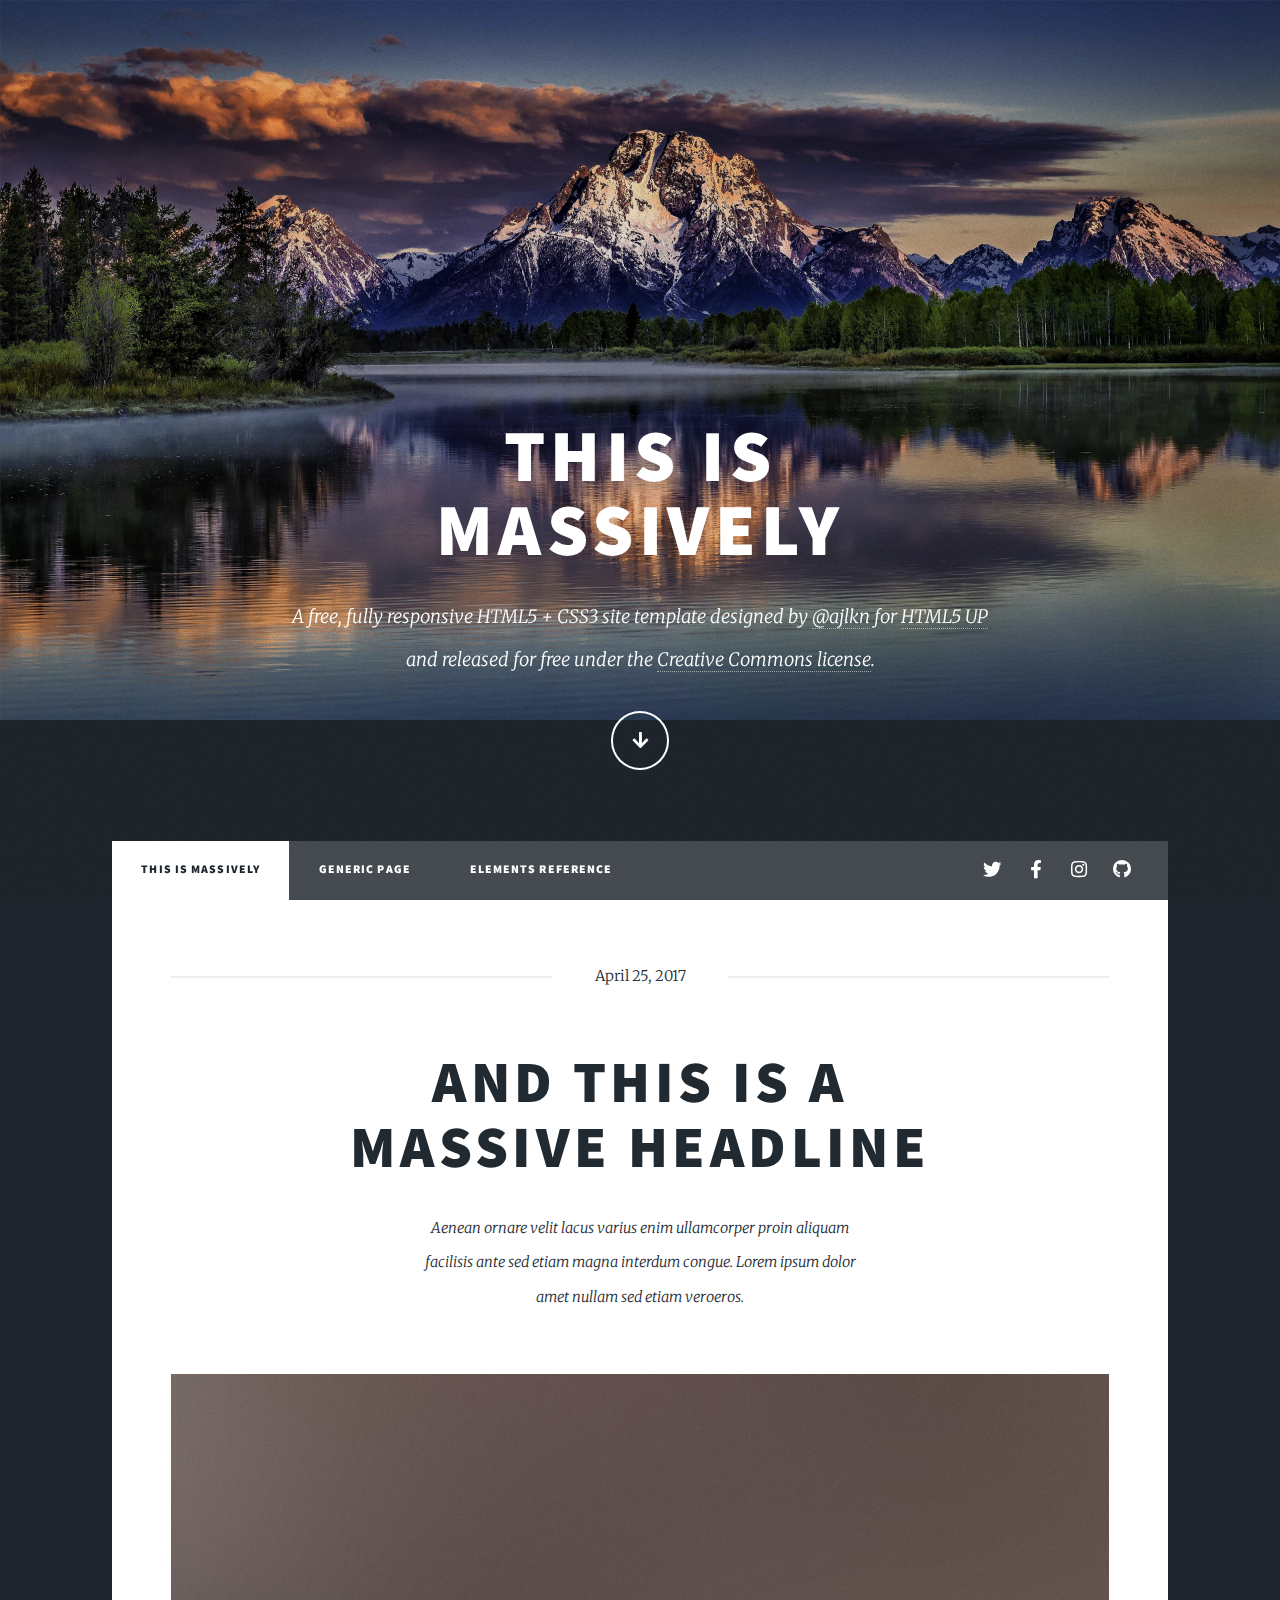
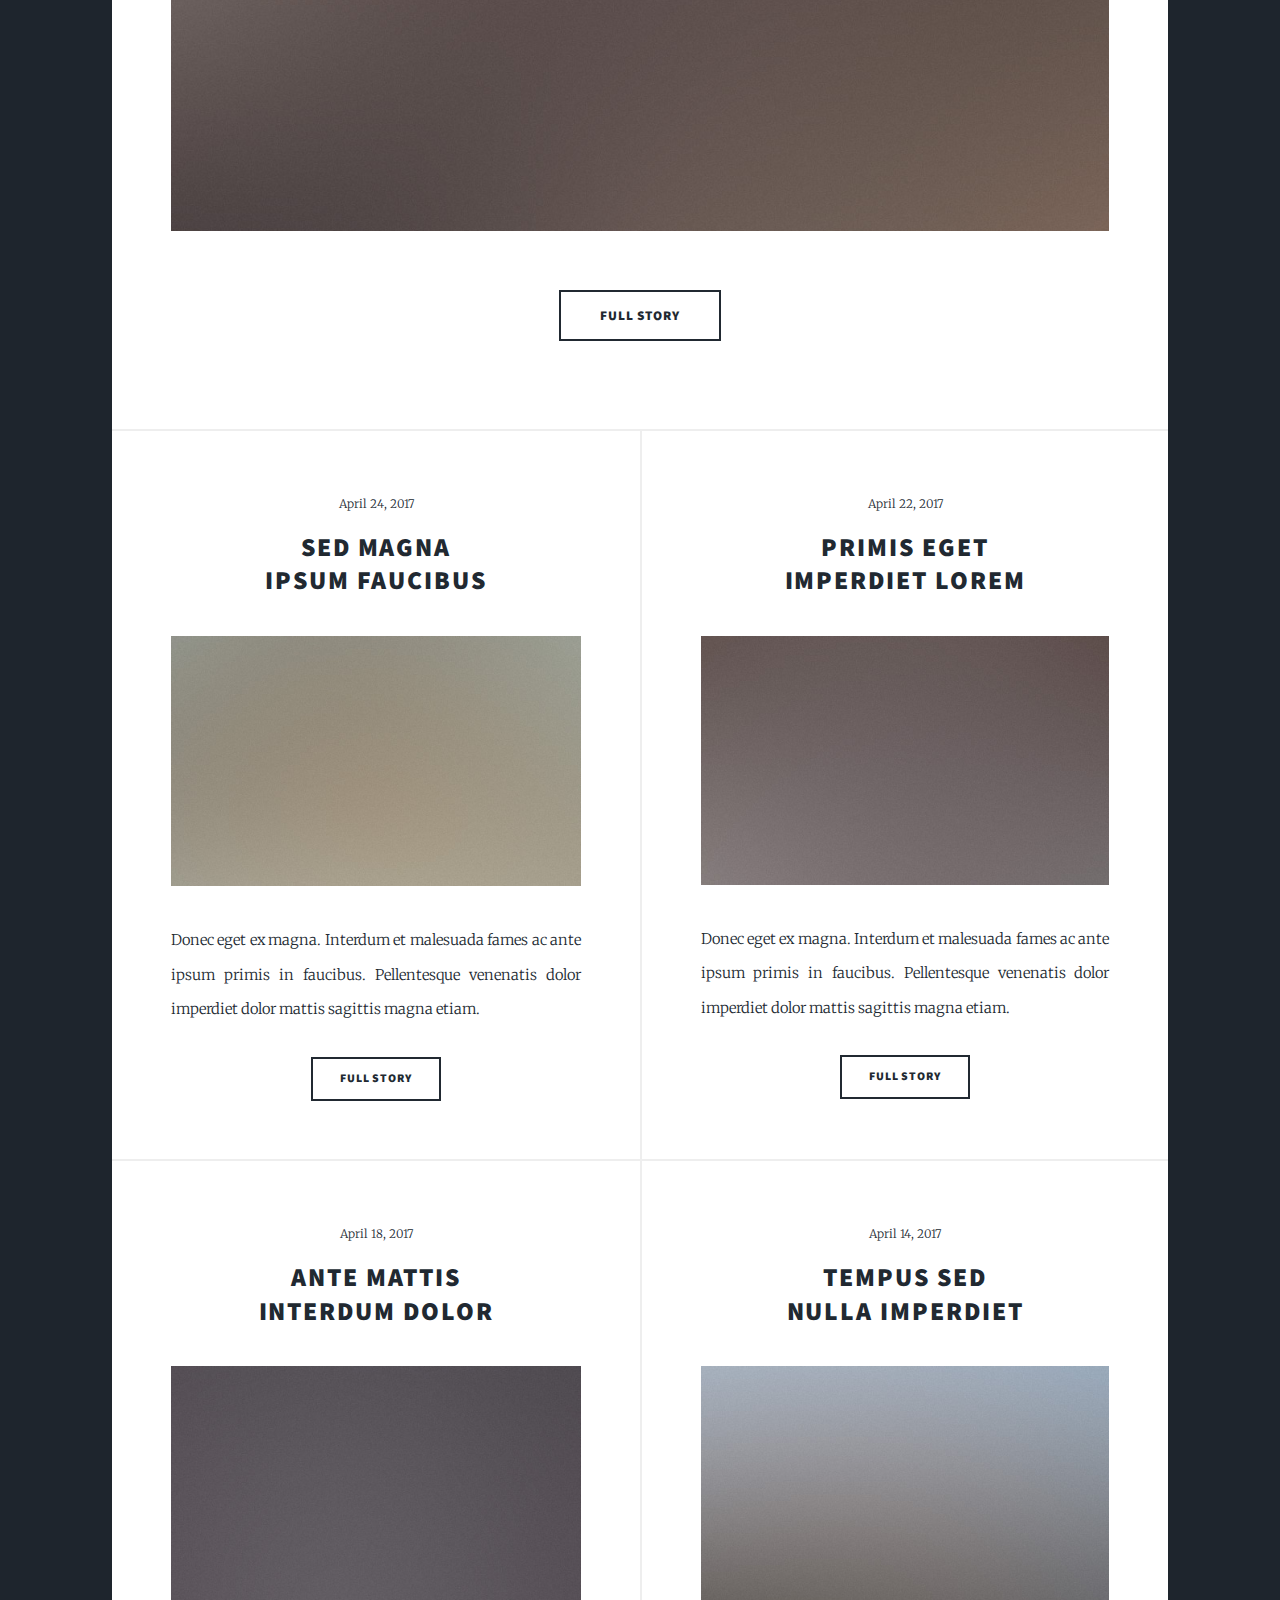
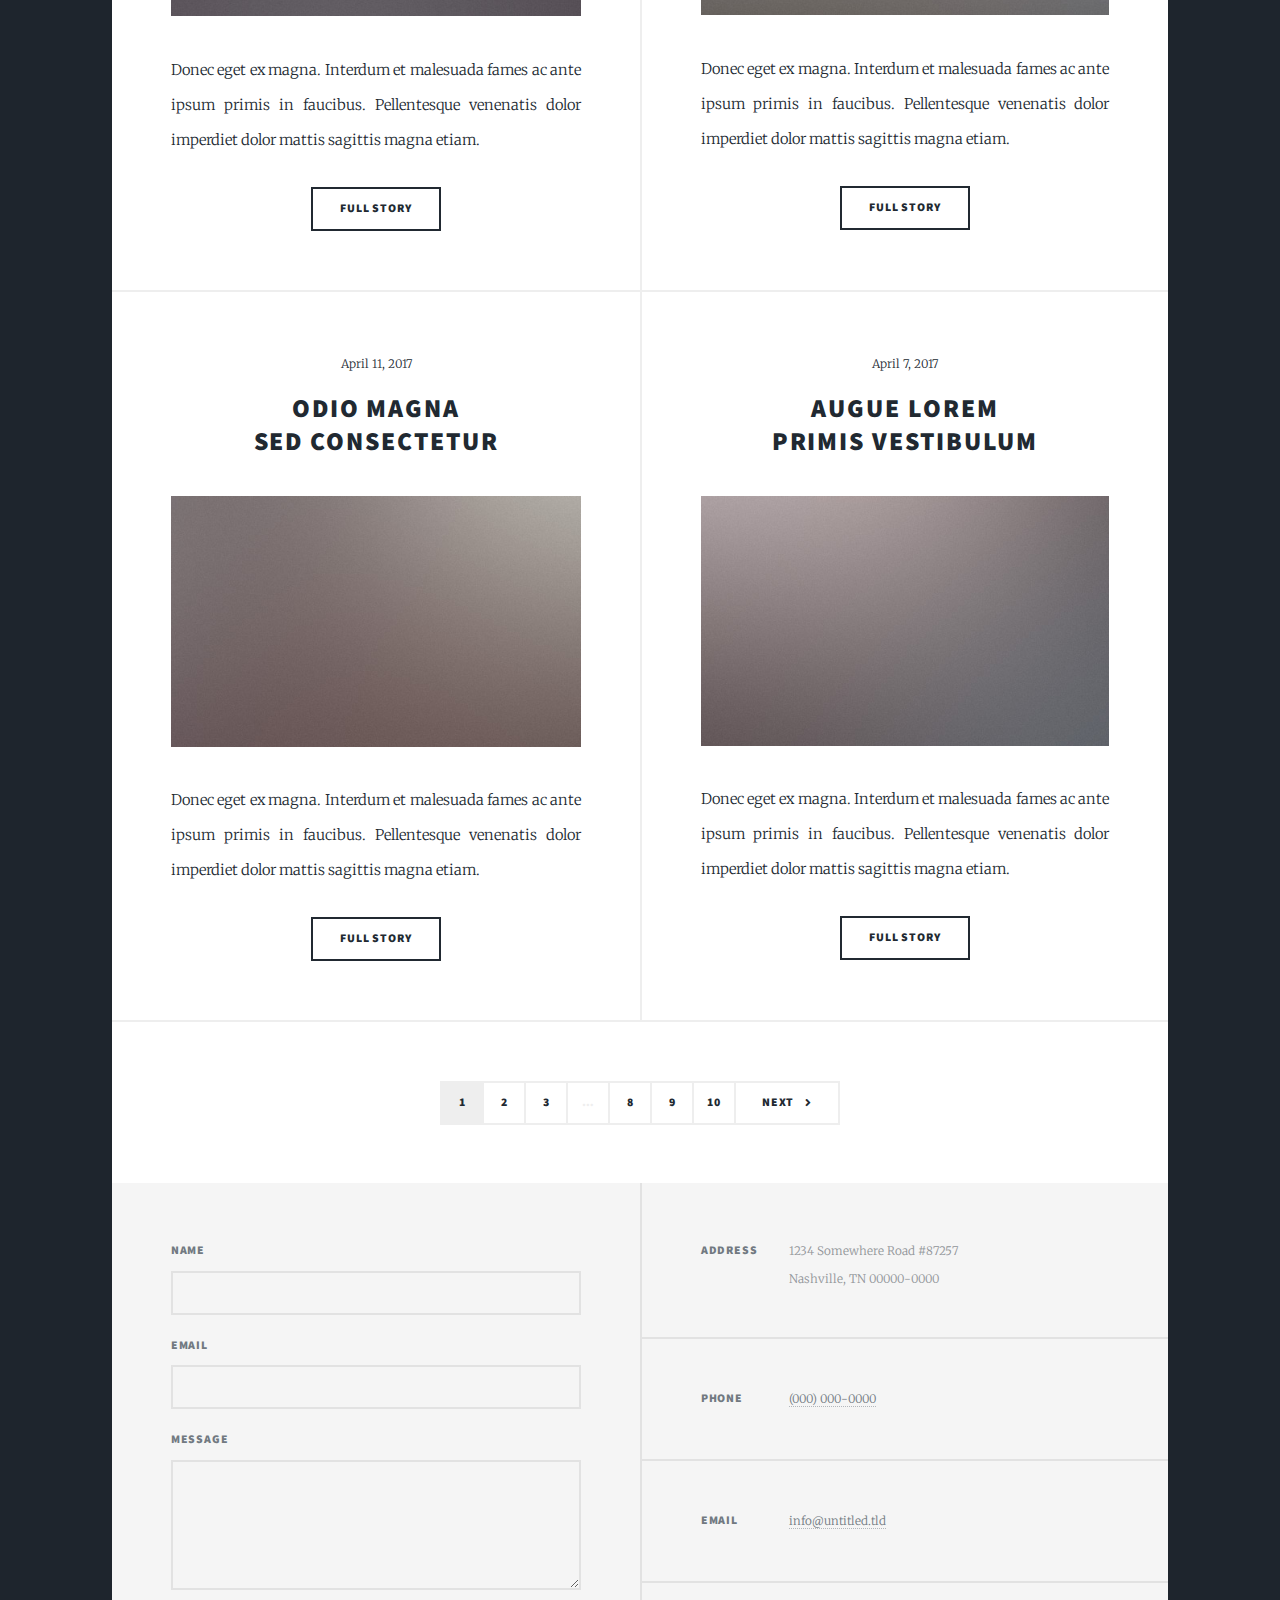
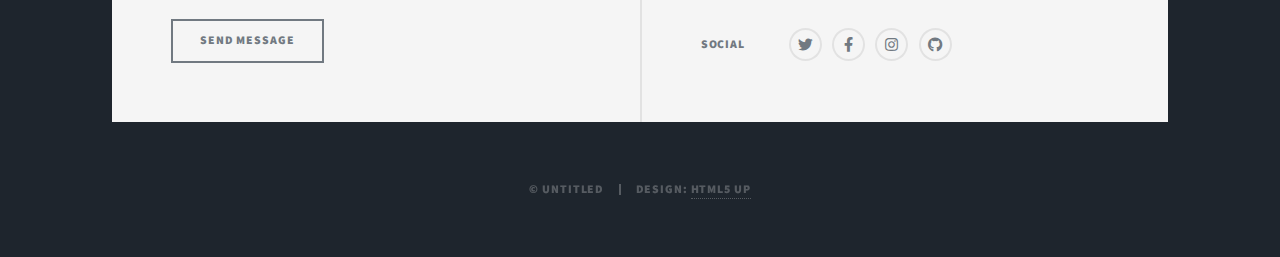
<file: index.html>
<!DOCTYPE HTML>
<!--
	Massively by HTML5 UP
	html5up.net | @ajlkn
	Free for personal and commercial use under the CCA 3.0 license (html5up.net/license)
-->
<html>
	<head>
		<title>Massively by HTML5 UP</title>
		<meta charset="utf-8" />
		<meta name="viewport" content="width=device-width, initial-scale=1, user-scalable=no" />
		<link rel="stylesheet" href="assets/css/main.css" />
		<noscript><link rel="stylesheet" href="assets/css/noscript.css" /></noscript>
	</head>
	<body class="is-preload">

		<!-- Wrapper -->
			<div id="wrapper" class="fade-in">

				<!-- Intro -->
					<div id="intro">
						<h1>This is<br />
						Massively</h1>
						<p>A free, fully responsive HTML5 + CSS3 site template designed by <a href="https://twitter.com/ajlkn">@ajlkn</a> for <a href="https://html5up.net">HTML5 UP</a><br />
						and released for free under the <a href="https://html5up.net/license">Creative Commons license</a>.</p>
						<ul class="actions">
							<li><a href="#header" class="button icon solid solo fa-arrow-down scrolly">Continue</a></li>
						</ul>
					</div>

				<!-- Header -->
					<header id="header">
						<a href="index.html" class="logo">Massively</a>
					</header>

				<!-- Nav -->
					<nav id="nav">
						<ul class="links">
							<li class="active"><a href="index.html">This is Massively</a></li>
							<li><a href="generic.html">Generic Page</a></li>
							<li><a href="elements.html">Elements Reference</a></li>
						</ul>
						<ul class="icons">
							<li><a href="#" class="icon brands fa-twitter"><span class="label">Twitter</span></a></li>
							<li><a href="#" class="icon brands fa-facebook-f"><span class="label">Facebook</span></a></li>
							<li><a href="#" class="icon brands fa-instagram"><span class="label">Instagram</span></a></li>
							<li><a href="#" class="icon brands fa-github"><span class="label">GitHub</span></a></li>
						</ul>
					</nav>

				<!-- Main -->
					<div id="main">

						<!-- Featured Post -->
							<article class="post featured">
								<header class="major">
									<span class="date">April 25, 2017</span>
									<h2><a href="#">And this is a<br />
									massive headline</a></h2>
									<p>Aenean ornare velit lacus varius enim ullamcorper proin aliquam<br />
									facilisis ante sed etiam magna interdum congue. Lorem ipsum dolor<br />
									amet nullam sed etiam veroeros.</p>
								</header>
								<a href="#" class="image main"><img src="images/pic01.jpg" alt="" /></a>
								<ul class="actions special">
									<li><a href="#" class="button large">Full Story</a></li>
								</ul>
							</article>

						<!-- Posts -->
							<section class="posts">
								<article>
									<header>
										<span class="date">April 24, 2017</span>
										<h2><a href="#">Sed magna<br />
										ipsum faucibus</a></h2>
									</header>
									<a href="#" class="image fit"><img src="images/pic02.jpg" alt="" /></a>
									<p>Donec eget ex magna. Interdum et malesuada fames ac ante ipsum primis in faucibus. Pellentesque venenatis dolor imperdiet dolor mattis sagittis magna etiam.</p>
									<ul class="actions special">
										<li><a href="#" class="button">Full Story</a></li>
									</ul>
								</article>
								<article>
									<header>
										<span class="date">April 22, 2017</span>
										<h2><a href="#">Primis eget<br />
										imperdiet lorem</a></h2>
									</header>
									<a href="#" class="image fit"><img src="images/pic03.jpg" alt="" /></a>
									<p>Donec eget ex magna. Interdum et malesuada fames ac ante ipsum primis in faucibus. Pellentesque venenatis dolor imperdiet dolor mattis sagittis magna etiam.</p>
									<ul class="actions special">
										<li><a href="#" class="button">Full Story</a></li>
									</ul>
								</article>
								<article>
									<header>
										<span class="date">April 18, 2017</span>
										<h2><a href="#">Ante mattis<br />
										interdum dolor</a></h2>
									</header>
									<a href="#" class="image fit"><img src="images/pic04.jpg" alt="" /></a>
									<p>Donec eget ex magna. Interdum et malesuada fames ac ante ipsum primis in faucibus. Pellentesque venenatis dolor imperdiet dolor mattis sagittis magna etiam.</p>
									<ul class="actions special">
										<li><a href="#" class="button">Full Story</a></li>
									</ul>
								</article>
								<article>
									<header>
										<span class="date">April 14, 2017</span>
										<h2><a href="#">Tempus sed<br />
										nulla imperdiet</a></h2>
									</header>
									<a href="#" class="image fit"><img src="images/pic05.jpg" alt="" /></a>
									<p>Donec eget ex magna. Interdum et malesuada fames ac ante ipsum primis in faucibus. Pellentesque venenatis dolor imperdiet dolor mattis sagittis magna etiam.</p>
									<ul class="actions special">
										<li><a href="#" class="button">Full Story</a></li>
									</ul>
								</article>
								<article>
									<header>
										<span class="date">April 11, 2017</span>
										<h2><a href="#">Odio magna<br />
										sed consectetur</a></h2>
									</header>
									<a href="#" class="image fit"><img src="images/pic06.jpg" alt="" /></a>
									<p>Donec eget ex magna. Interdum et malesuada fames ac ante ipsum primis in faucibus. Pellentesque venenatis dolor imperdiet dolor mattis sagittis magna etiam.</p>
									<ul class="actions special">
										<li><a href="#" class="button">Full Story</a></li>
									</ul>
								</article>
								<article>
									<header>
										<span class="date">April 7, 2017</span>
										<h2><a href="#">Augue lorem<br />
										primis vestibulum</a></h2>
									</header>
									<a href="#" class="image fit"><img src="images/pic07.jpg" alt="" /></a>
									<p>Donec eget ex magna. Interdum et malesuada fames ac ante ipsum primis in faucibus. Pellentesque venenatis dolor imperdiet dolor mattis sagittis magna etiam.</p>
									<ul class="actions special">
										<li><a href="#" class="button">Full Story</a></li>
									</ul>
								</article>
							</section>

						<!-- Footer -->
							<footer>
								<div class="pagination">
									<!--<a href="#" class="previous">Prev</a>-->
									<a href="#" class="page active">1</a>
									<a href="#" class="page">2</a>
									<a href="#" class="page">3</a>
									<span class="extra">&hellip;</span>
									<a href="#" class="page">8</a>
									<a href="#" class="page">9</a>
									<a href="#" class="page">10</a>
									<a href="#" class="next">Next</a>
								</div>
							</footer>

					</div>

				<!-- Footer -->
					<footer id="footer">
						<section>
							<form method="post" action="#">
								<div class="fields">
									<div class="field">
										<label for="name">Name</label>
										<input type="text" name="name" id="name" />
									</div>
									<div class="field">
										<label for="email">Email</label>
										<input type="text" name="email" id="email" />
									</div>
									<div class="field">
										<label for="message">Message</label>
										<textarea name="message" id="message" rows="3"></textarea>
									</div>
								</div>
								<ul class="actions">
									<li><input type="submit" value="Send Message" /></li>
								</ul>
							</form>
						</section>
						<section class="split contact">
							<section class="alt">
								<h3>Address</h3>
								<p>1234 Somewhere Road #87257<br />
								Nashville, TN 00000-0000</p>
							</section>
							<section>
								<h3>Phone</h3>
								<p><a href="#">(000) 000-0000</a></p>
							</section>
							<section>
								<h3>Email</h3>
								<p><a href="#">info@untitled.tld</a></p>
							</section>
							<section>
								<h3>Social</h3>
								<ul class="icons alt">
									<li><a href="#" class="icon brands alt fa-twitter"><span class="label">Twitter</span></a></li>
									<li><a href="#" class="icon brands alt fa-facebook-f"><span class="label">Facebook</span></a></li>
									<li><a href="#" class="icon brands alt fa-instagram"><span class="label">Instagram</span></a></li>
									<li><a href="#" class="icon brands alt fa-github"><span class="label">GitHub</span></a></li>
								</ul>
							</section>
						</section>
					</footer>

				<!-- Copyright -->
					<div id="copyright">
						<ul><li>&copy; Untitled</li><li>Design: <a href="https://html5up.net">HTML5 UP</a></li></ul>
					</div>

			</div>

		<!-- Scripts -->
			<script src="assets/js/jquery.min.js"></script>
			<script src="assets/js/jquery.scrollex.min.js"></script>
			<script src="assets/js/jquery.scrolly.min.js"></script>
			<script src="assets/js/browser.min.js"></script>
			<script src="assets/js/breakpoints.min.js"></script>
			<script src="assets/js/util.js"></script>
			<script src="assets/js/main.js"></script>

	</body>
</html>
</file>
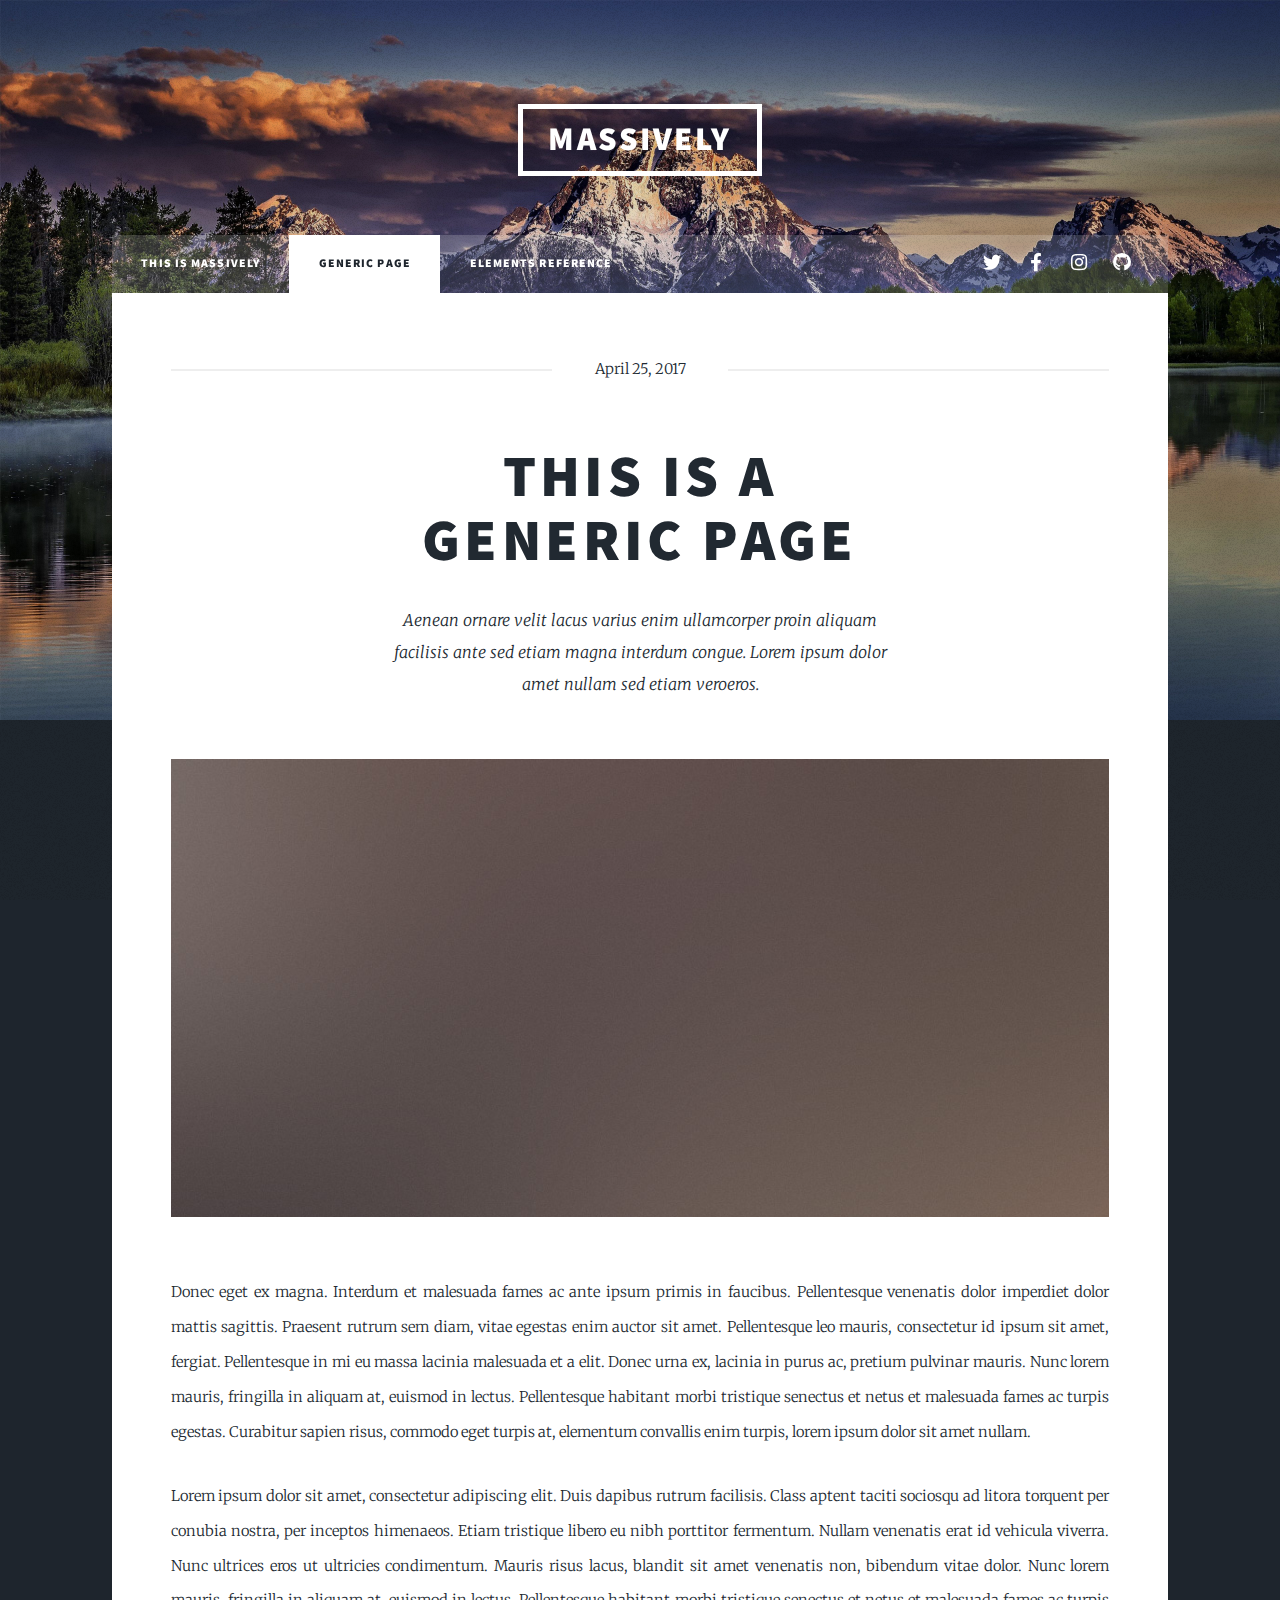
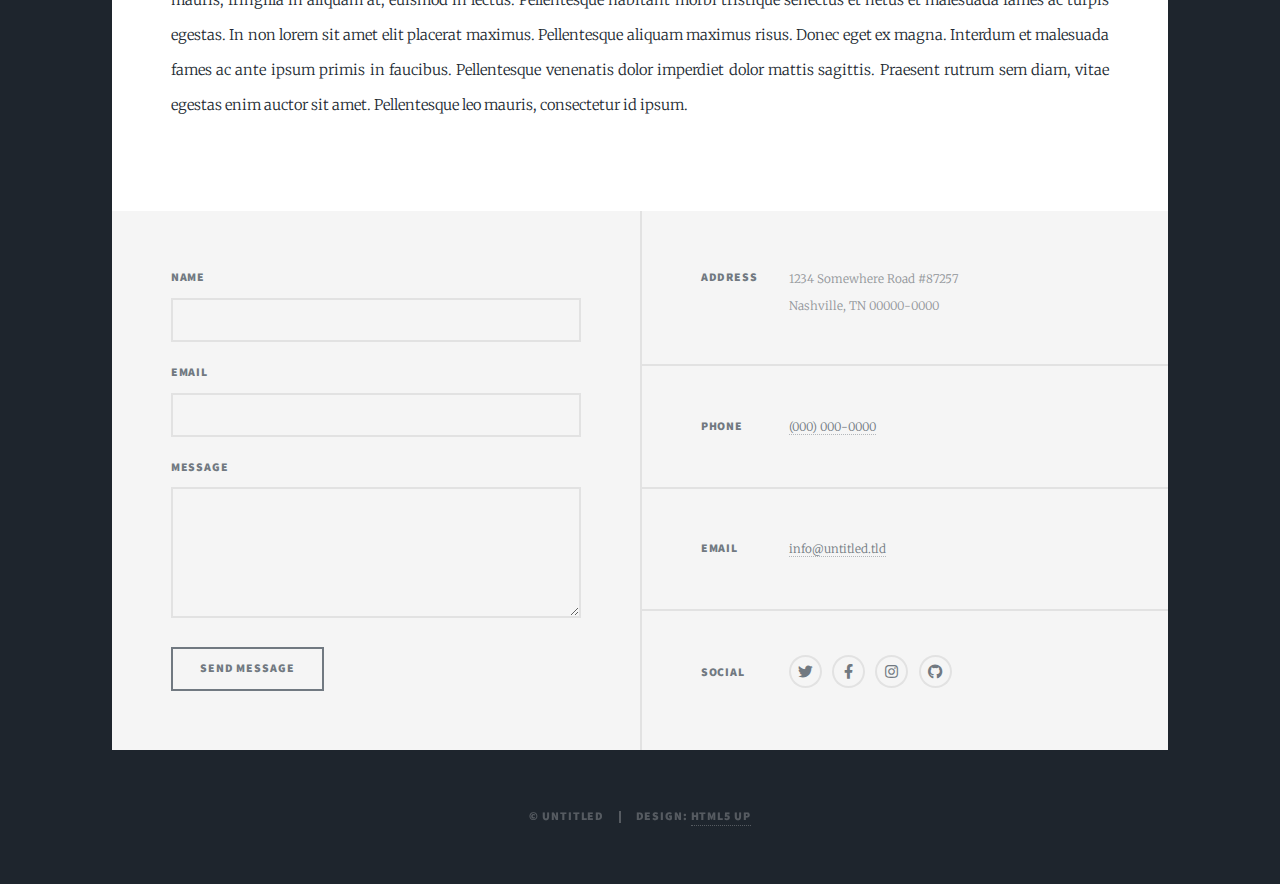
<file: certifications.html>
<!DOCTYPE HTML>
<!--
	Massively by HTML5 UP
	html5up.net | @ajlkn
	Free for personal and commercial use under the CCA 3.0 license (html5up.net/license)
-->
<html>
	<head>
		<title>Generic Page - Massively by HTML5 UP</title>
		<meta charset="utf-8" />
		<meta name="viewport" content="width=device-width, initial-scale=1, user-scalable=no" />
		<link rel="stylesheet" href="assets/css/main.css" />
		<noscript><link rel="stylesheet" href="assets/css/noscript.css" /></noscript>
	</head>
	<body class="is-preload">

		<!-- Wrapper -->
			<div id="wrapper">

				<!-- Header -->
					<header id="header">
						<a href="index.html" class="logo">Massively</a>
					</header>

				<!-- Nav -->
					<nav id="nav">
						<ul class="links">
							<li><a href="index.html">This is Massively</a></li>
							<li class="active"><a href="generic.html">Generic Page</a></li>
							<li><a href="elements.html">Elements Reference</a></li>
						</ul>
						<ul class="icons">
							<li><a href="#" class="icon brands fa-twitter"><span class="label">Twitter</span></a></li>
							<li><a href="#" class="icon brands fa-facebook-f"><span class="label">Facebook</span></a></li>
							<li><a href="#" class="icon brands fa-instagram"><span class="label">Instagram</span></a></li>
							<li><a href="#" class="icon brands fa-github"><span class="label">GitHub</span></a></li>
						</ul>
					</nav>

				<!-- Main -->
					<div id="main">

						<!-- Post -->
							<section class="post">
								<header class="major">
									<span class="date">April 25, 2017</span>
									<h1>This is a<br />
									Generic Page</h1>
									<p>Aenean ornare velit lacus varius enim ullamcorper proin aliquam<br />
									facilisis ante sed etiam magna interdum congue. Lorem ipsum dolor<br />
									amet nullam sed etiam veroeros.</p>
								</header>
								<div class="image main"><img src="images/pic01.jpg" alt="" /></div>
								<p>Donec eget ex magna. Interdum et malesuada fames ac ante ipsum primis in faucibus. Pellentesque venenatis dolor imperdiet dolor mattis sagittis. Praesent rutrum sem diam, vitae egestas enim auctor sit amet. Pellentesque leo mauris, consectetur id ipsum sit amet, fergiat. Pellentesque in mi eu massa lacinia malesuada et a elit. Donec urna ex, lacinia in purus ac, pretium pulvinar mauris. Nunc lorem mauris, fringilla in aliquam at, euismod in lectus. Pellentesque habitant morbi tristique senectus et netus et malesuada fames ac turpis egestas. Curabitur sapien risus, commodo eget turpis at, elementum convallis enim turpis, lorem ipsum dolor sit amet nullam.</p>
								<p>Lorem ipsum dolor sit amet, consectetur adipiscing elit. Duis dapibus rutrum facilisis. Class aptent taciti sociosqu ad litora torquent per conubia nostra, per inceptos himenaeos. Etiam tristique libero eu nibh porttitor fermentum. Nullam venenatis erat id vehicula viverra. Nunc ultrices eros ut ultricies condimentum. Mauris risus lacus, blandit sit amet venenatis non, bibendum vitae dolor. Nunc lorem mauris, fringilla in aliquam at, euismod in lectus. Pellentesque habitant morbi tristique senectus et netus et malesuada fames ac turpis egestas. In non lorem sit amet elit placerat maximus. Pellentesque aliquam maximus risus. Donec eget ex magna. Interdum et malesuada fames ac ante ipsum primis in faucibus. Pellentesque venenatis dolor imperdiet dolor mattis sagittis. Praesent rutrum sem diam, vitae egestas enim auctor sit amet. Pellentesque leo mauris, consectetur id ipsum.</p>
							</section>

					</div>

				<!-- Footer -->
					<footer id="footer">
						<section>
							<form method="post" action="#">
								<div class="fields">
									<div class="field">
										<label for="name">Name</label>
										<input type="text" name="name" id="name" />
									</div>
									<div class="field">
										<label for="email">Email</label>
										<input type="text" name="email" id="email" />
									</div>
									<div class="field">
										<label for="message">Message</label>
										<textarea name="message" id="message" rows="3"></textarea>
									</div>
								</div>
								<ul class="actions">
									<li><input type="submit" value="Send Message" /></li>
								</ul>
							</form>
						</section>
						<section class="split contact">
							<section class="alt">
								<h3>Address</h3>
								<p>1234 Somewhere Road #87257<br />
								Nashville, TN 00000-0000</p>
							</section>
							<section>
								<h3>Phone</h3>
								<p><a href="#">(000) 000-0000</a></p>
							</section>
							<section>
								<h3>Email</h3>
								<p><a href="#">info@untitled.tld</a></p>
							</section>
							<section>
								<h3>Social</h3>
								<ul class="icons alt">
									<li><a href="#" class="icon brands alt fa-twitter"><span class="label">Twitter</span></a></li>
									<li><a href="#" class="icon brands alt fa-facebook-f"><span class="label">Facebook</span></a></li>
									<li><a href="#" class="icon brands alt fa-instagram"><span class="label">Instagram</span></a></li>
									<li><a href="#" class="icon brands alt fa-github"><span class="label">GitHub</span></a></li>
								</ul>
							</section>
						</section>
					</footer>

				<!-- Copyright -->
					<div id="copyright">
						<ul><li>&copy; Untitled</li><li>Design: <a href="https://html5up.net">HTML5 UP</a></li></ul>
					</div>

			</div>

		<!-- Scripts -->
			<script src="assets/js/jquery.min.js"></script>
			<script src="assets/js/jquery.scrollex.min.js"></script>
			<script src="assets/js/jquery.scrolly.min.js"></script>
			<script src="assets/js/browser.min.js"></script>
			<script src="assets/js/breakpoints.min.js"></script>
			<script src="assets/js/util.js"></script>
			<script src="assets/js/main.js"></script>

	</body>
</html>
</file>
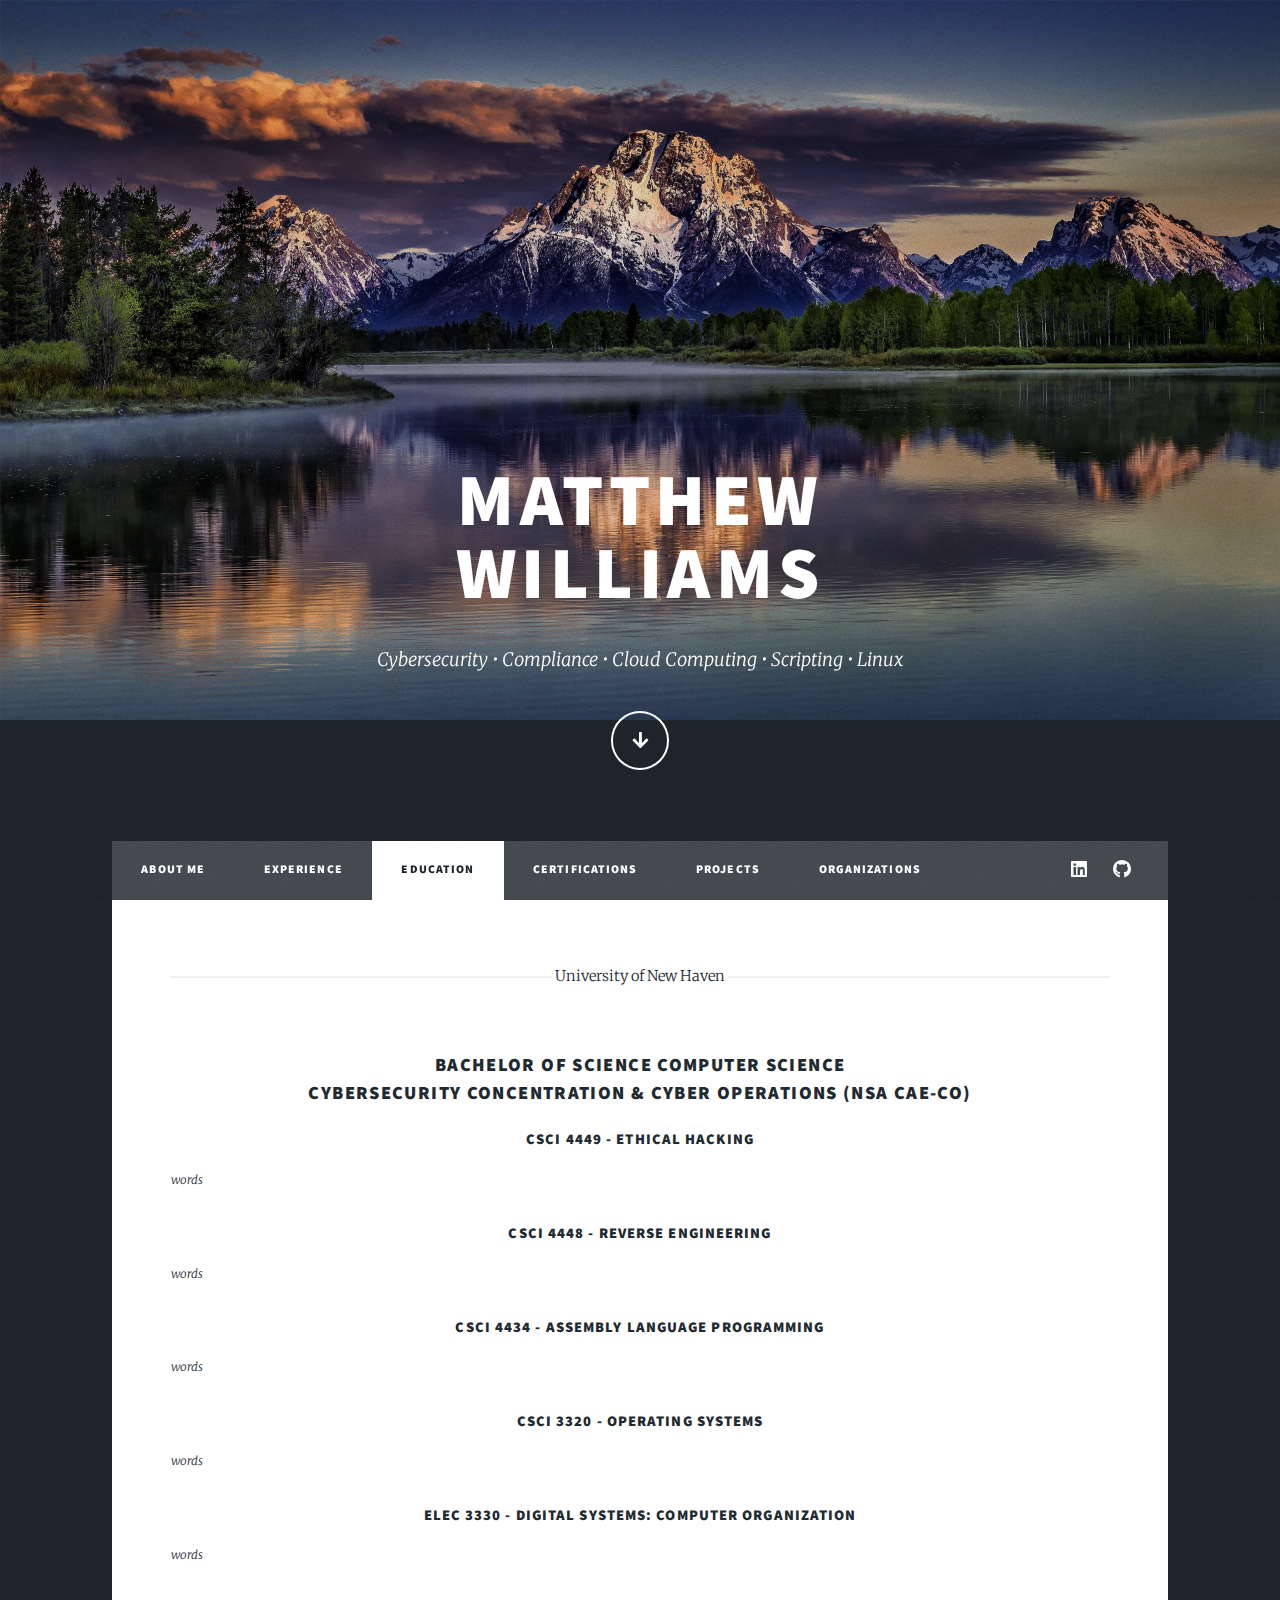
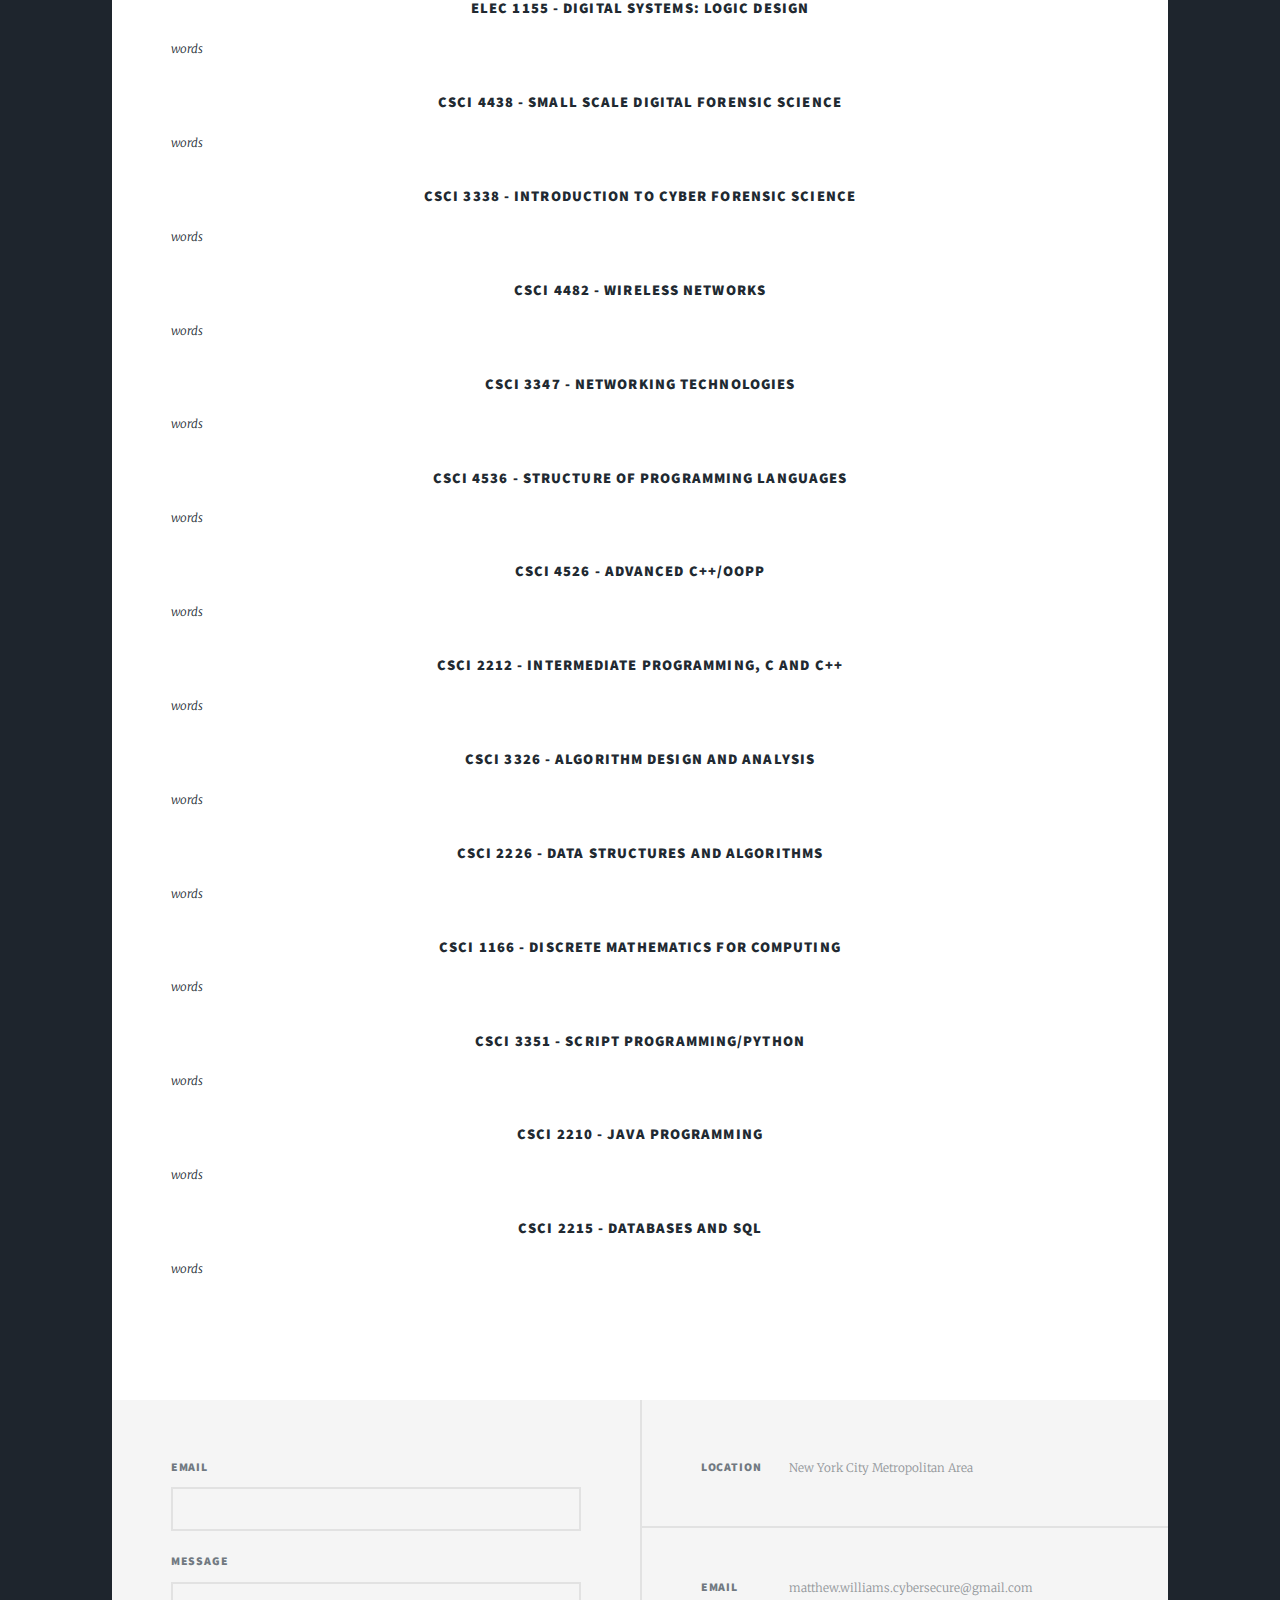
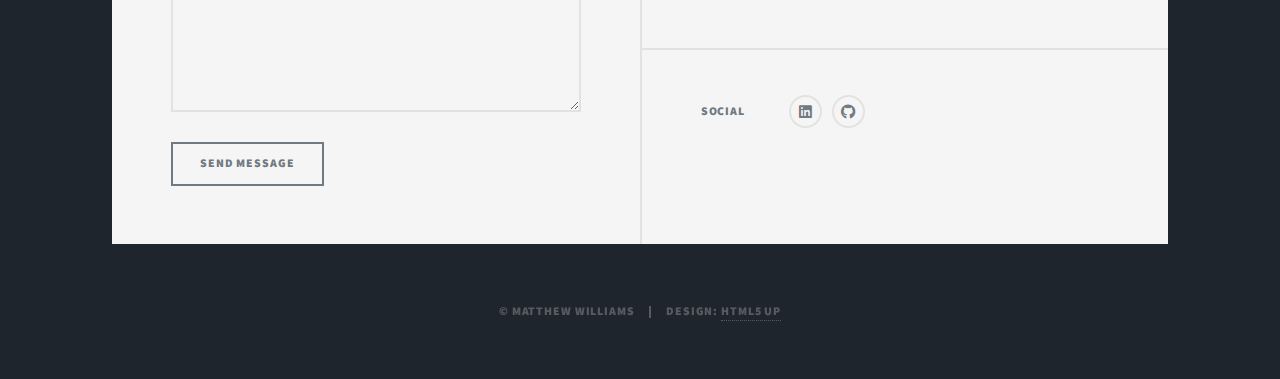
<file: education.html>
<!DOCTYPE HTML>
<!--
	Massively by HTML5 UP
	html5up.net | @ajlkn
	Free for personal and commercial use under the CCA 3.0 license (html5up.net/license)
-->
<html>
	<head>
		<title>Matthew Williams</title>
		<meta charset="utf-8" />
		<meta name="viewport" content="width=device-width, initial-scale=1, user-scalable=no" />
		<link rel="stylesheet" href="assets/css/main.css" />
		<noscript><link rel="stylesheet" href="assets/css/noscript.css" /></noscript>
	</head>
	<body class="is-preload">

		<!-- Wrapper -->
			<div id="wrapper" class="fade-in">

				<!-- Intro -->
					<div id="intro">
						<h1>Matthew<br />
						Williams</h1>
						<p>Cybersecurity • Compliance • Cloud Computing • Scripting • Linux</p>
						<ul class="actions">
							<li><a href="#header" class="button icon solid solo fa-arrow-down scrolly">Continue</a></li>
						</ul>
					</div>

				<!-- Header -->
					<header id="header">
						<a href="index.html" class="logo">Matthew Williams</a>
					</header>

				<!-- Nav -->
					<nav id="nav">
						<ul class="links">
							<li><a href="index.html">About Me</a></li>
							<li><a href="Experience.html">Experience</a></li>
             				<li class="active"><a href="education.html">Education</a></li>
							<li><a href="certifications.html">certifications</a></li>
							<li><a href="Projects.html">Projects</a></li>
							<li><a href="Organizations.html">Organizations</a></li>
						</ul>
						<ul class="icons">
							<li><a href="https://www.linkedin.com/in/matthew-s-williams-m3d19/" class="icon brands fa-linkedin"><span class="label">Linkedin</span></a></li>
							<li><a href="https://github.com/Matthewillia43" class="icon brands fa-github"><span class="label">GitHub</span></a></li>
						</ul>
					</nav>

				<!-- Main -->
					<div id="main">

						<!-- Featured Post -->
							<article class="post featured">
								<header class="major">
									<span class="date">University of New Haven</a></span>
										
									<h3><a href="https://www.newhaven.edu/engineering/undergraduate-programs/computer-science/index.php" target="_blank">Bachelor of Science Computer Science</a><br>
										<a href="https://catalog.newhaven.edu/preview_program.php?catoid=26&poid=7560" target="_blank">Cybersecurity Concentration & Cyber Operations (NSA CAE-CO)</a><br></h4>
									<h4>CSCI 4449 - Ethical Hacking</h6>
										 <p style="text-align: left;">words</p>
									<h4>CSCI 4448 - Reverse Engineering</h6>
										  <p style="text-align: left;">words</p>
									<h4>CSCI 4434 - Assembly Language Programming</h6>
										  <p style="text-align: left;">words</p>
									<h4>CSCI 3320 - Operating Systems</h6>
										  <p style="text-align: left;">words</p>
									<h4>ELEC 3330 - Digital Systems: Computer Organization</h6>
										  <p style="text-align: left;">words</p>
									<h4>ELEC 1155 - Digital Systems: Logic Design</h6>
										  <p style="text-align: left;">words</p>									
									<h4>CSCI 4438 - Small Scale Digital Forensic Science</h6>
										  <p style="text-align: left;">words</p>
									<h4>CSCI 3338 - Introduction to Cyber Forensic Science</h6>
										  <p style="text-align: left;">words</p>
									<h4>CSCI 4482 - Wireless Networks</h6>
										  <p style="text-align: left;">words</p>
									<h4>CSCI 3347 - Networking Technologies</h6>
										  <p style="text-align: left;">words</p>
									<h4>CSCI 4536 - Structure of Programming Languages</h6>
										  <p style="text-align: left;">words</p>
									<h4>CSCI 4526 - Advanced C++/OOPP</h6>
										  <p style="text-align: left;">words</p>
									<h4>CSCI 2212 - Intermediate Programming, C and C++</h6>
										  <p style="text-align: left;">words</p>
									<h4>CSCI 3326 - Algorithm Design and Analysis</h6>
										  <p style="text-align: left;">words</p>
									<h4>CSCI 2226 - Data Structures and Algorithms</h6>
										  <p style="text-align: left;">words</p>
									<h4>CSCI 1166 - Discrete Mathematics for Computing</h6>
										  <p style="text-align: left;">words</p>
									<h4>CSCI 3351 - Script Programming/Python</h6>
										  <p style="text-align: left;">words</p>
									<h4>CSCI 2210 - Java Programming</h6>
										  <p style="text-align: left;">words</p>
									<h4>CSCI 2215 - Databases and SQL</h6>
										  <p style="text-align: left;">words</p>
									
									
									
									
                </header>
					</div>

				<!-- Footer -->
					<footer id="footer">
						<section>
							<form method="post" action="#">
								<div class="fields">
									<div class="field">
										<label for="email">Email</label>
										<input type="text" name="email" id="email" />
									</div>
									<div class="field">
										<label for="message">Message</label>
										<textarea name="message" id="message" rows="3"></textarea>
									</div>
								</div>
								<ul class="actions">
									<li><input type="submit" value="Send Message" /></li>
								</ul>
							</form>
						</section>
						<section class="split contact">
							<section class="alt">
								<h3>Location</h3>
								<p>New York City Metropolitan Area</p>
							</section>
							<section>
								<h3>Email</h3>
								<p>matthew.williams.cybersecure@gmail.com</p>
							</section>
							<section>
								<h3>Social</h3>
								<ul class="icons alt">
									<li><a href="https://www.linkedin.com/in/matthew-s-williams-m3d19/" class="icon brands fa-linkedin"><span class="label">Linkedin</span></a></li>
									<li><a href="https://github.com/Matthewillia43" class="icon brands fa-github"><span class="label">GitHub</span></a></li>
								</ul>
							</section>
						</section>
					</footer>

				<!-- Copyright -->
					<div id="copyright">
						<ul><li>&copy; Matthew Williams</li><li>Design: <a href="https://html5up.net">HTML5 UP</a></li></ul>
					</div>

			</div>

		<!-- Scripts -->
			<script src="assets/js/jquery.min.js"></script>
			<script src="assets/js/jquery.scrollex.min.js"></script>
			<script src="assets/js/jquery.scrolly.min.js"></script>
			<script src="assets/js/browser.min.js"></script>
			<script src="assets/js/breakpoints.min.js"></script>
			<script src="assets/js/util.js"></script>
			<script src="assets/js/main.js"></script>

	</body>

</html>
</file>
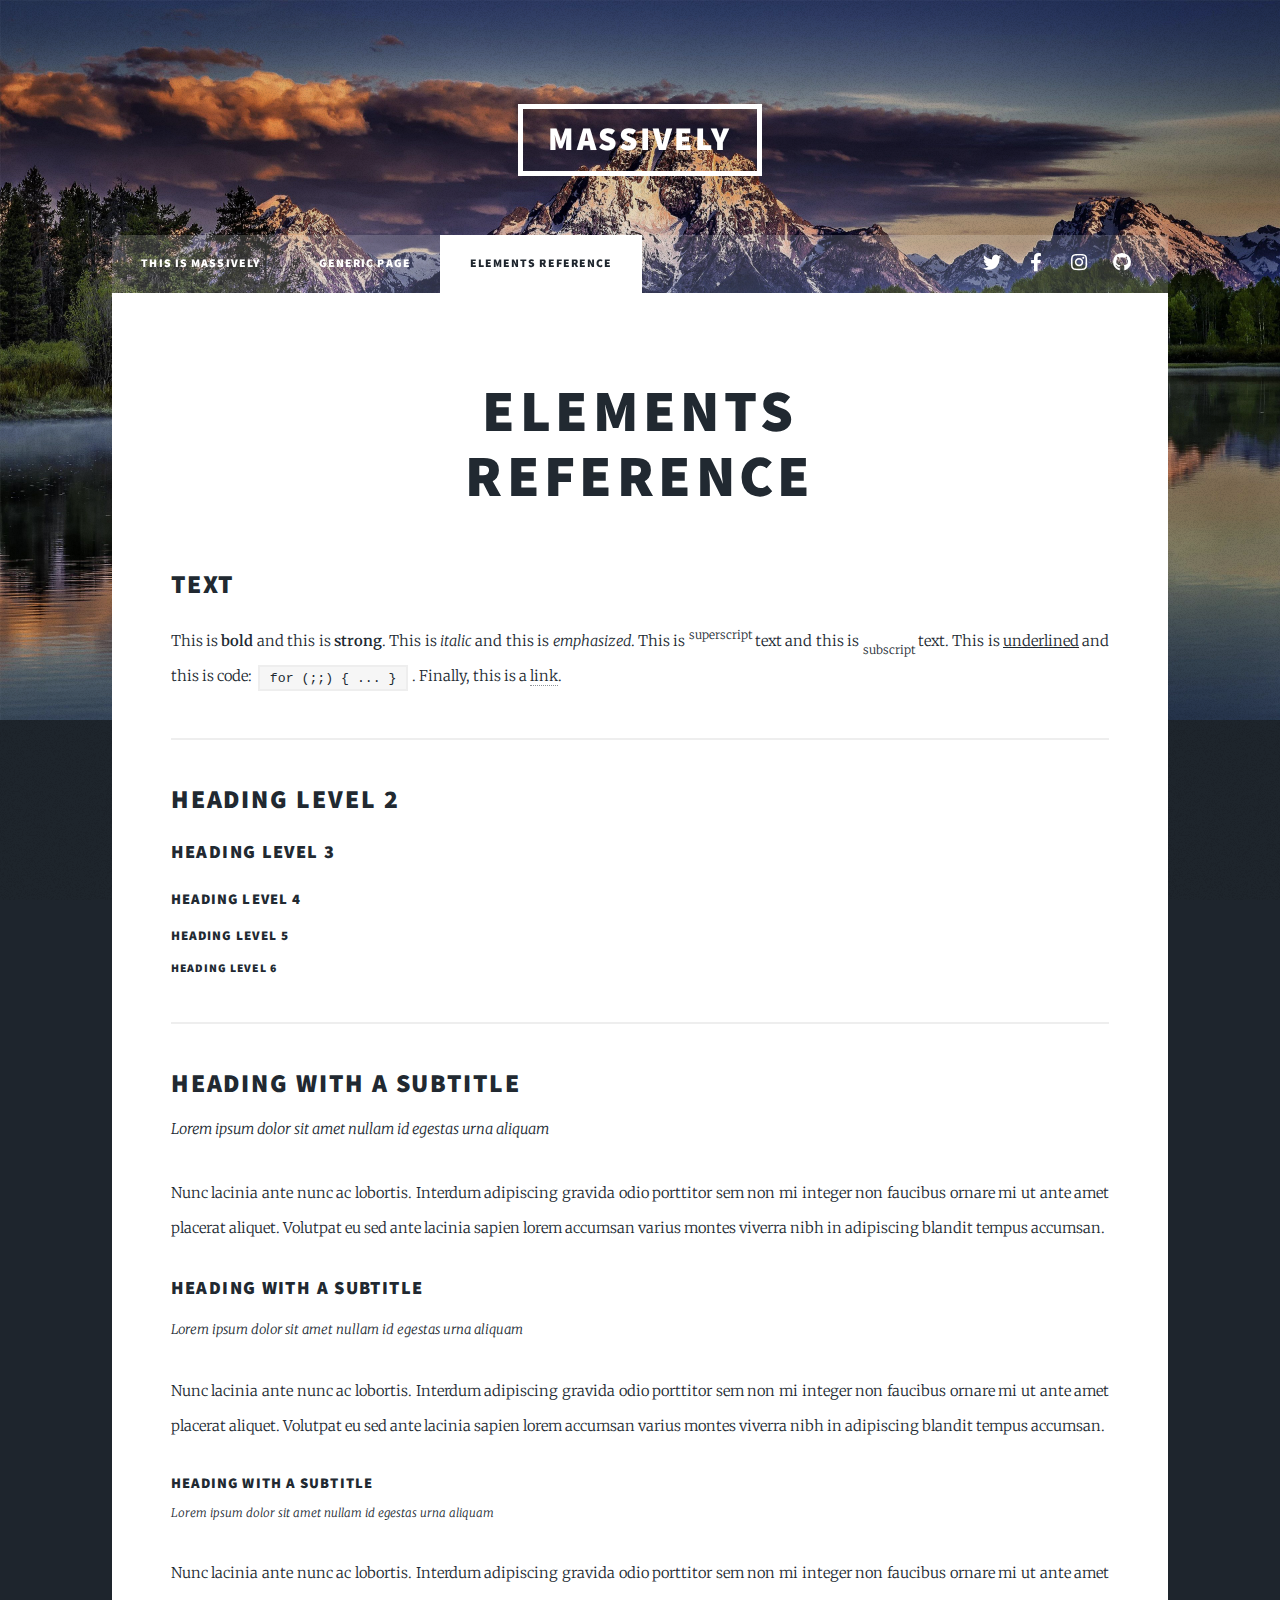
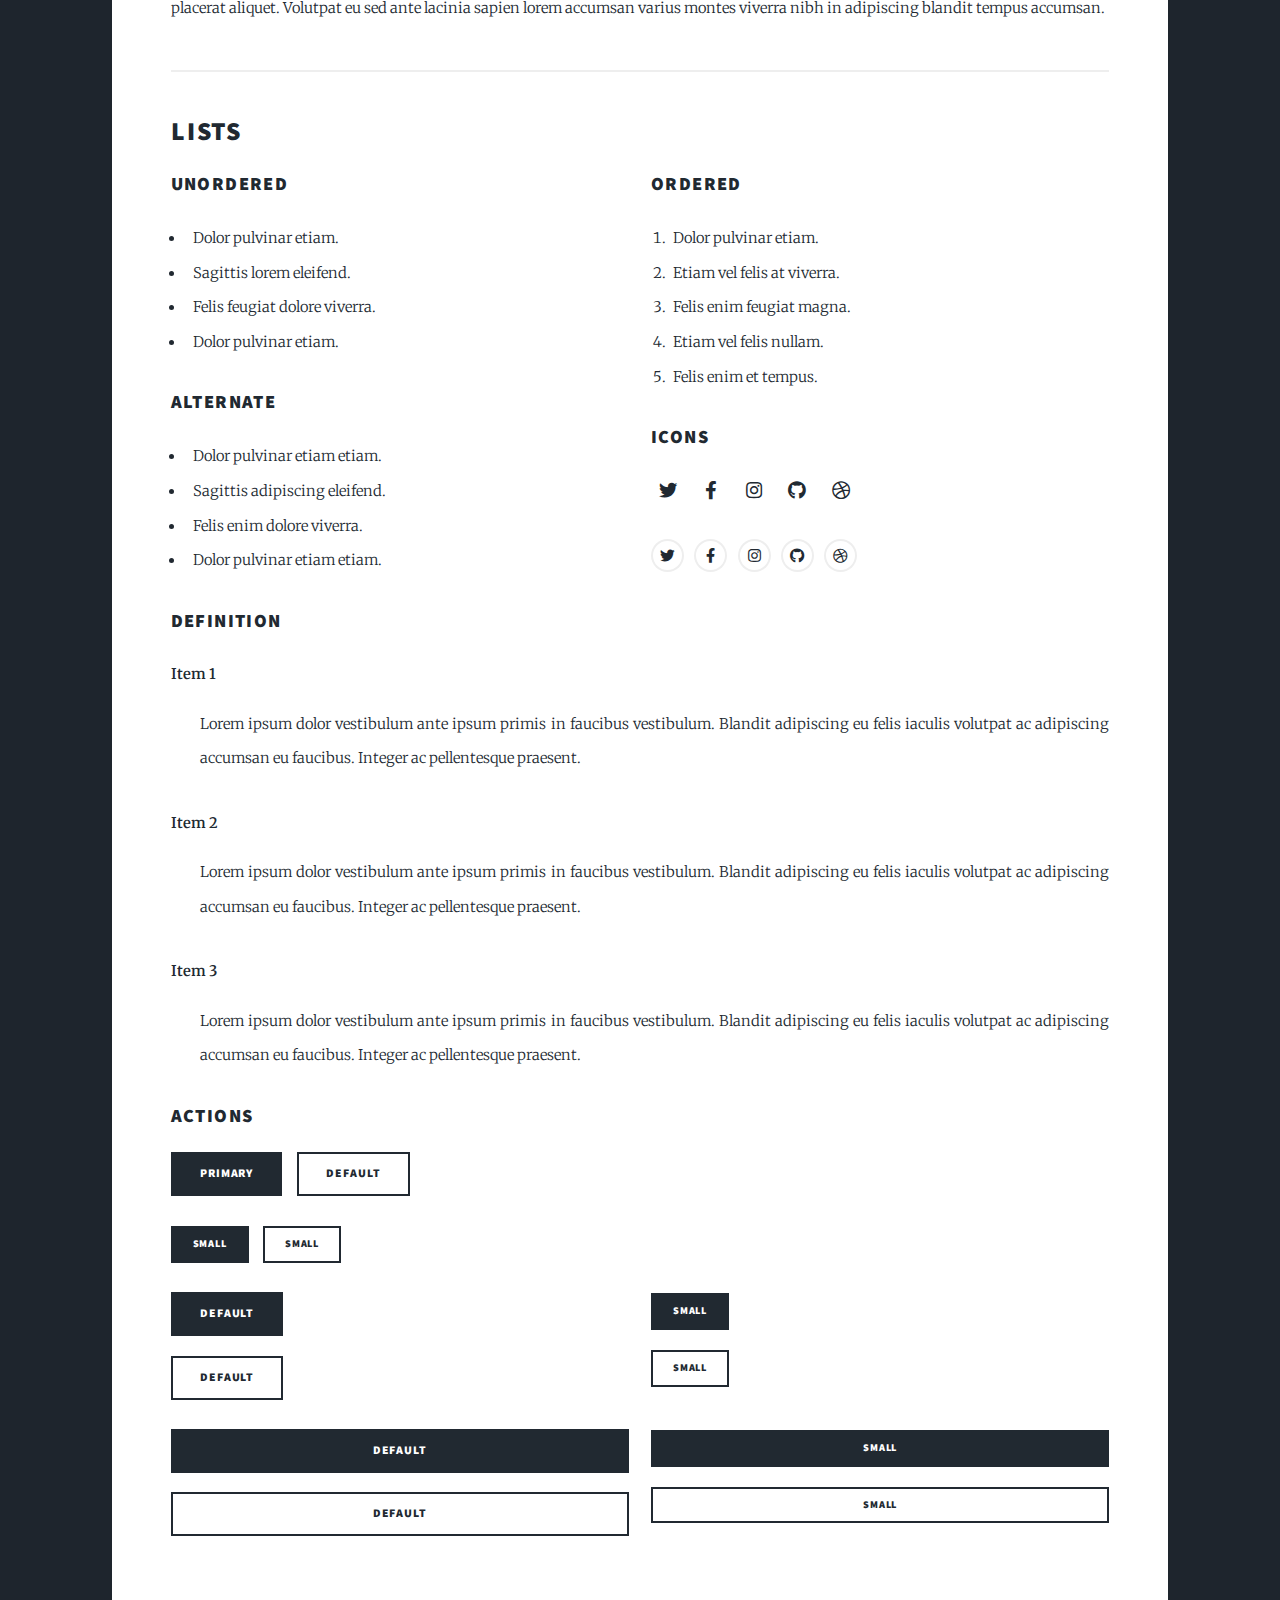
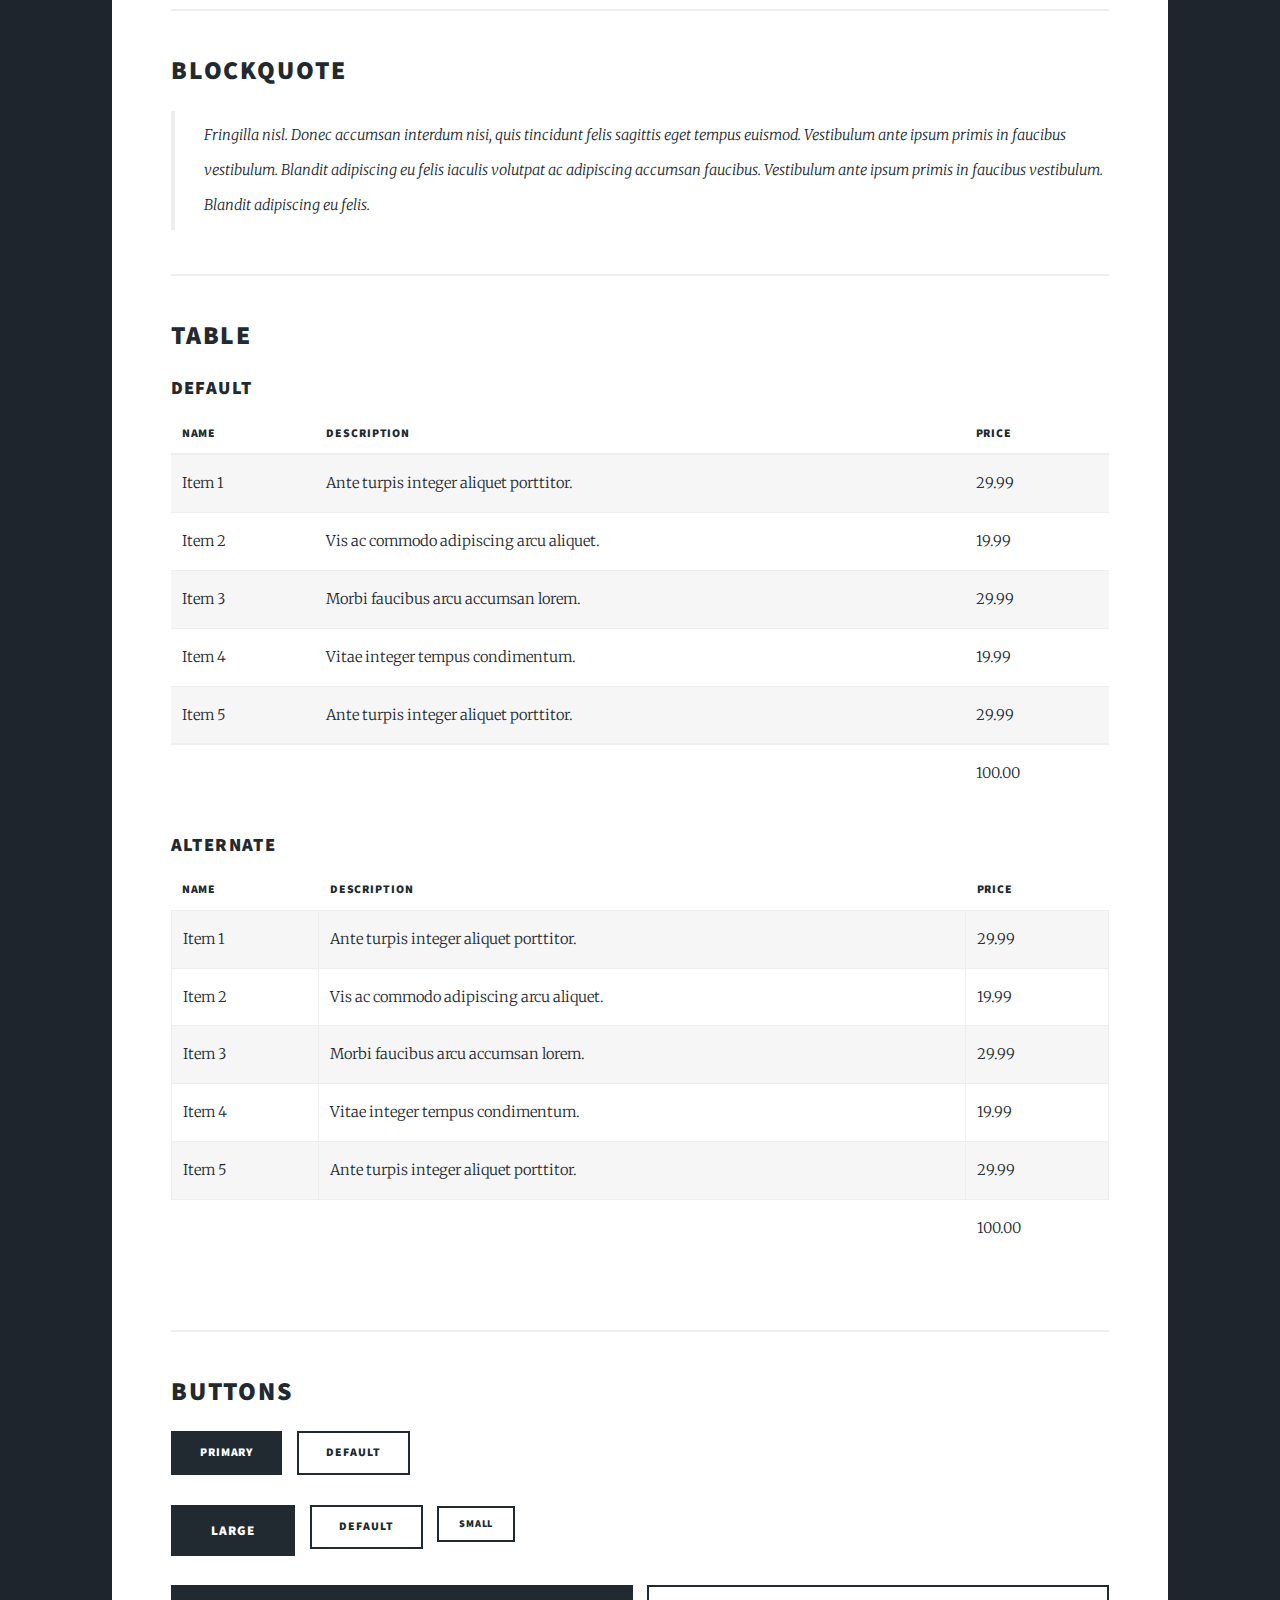
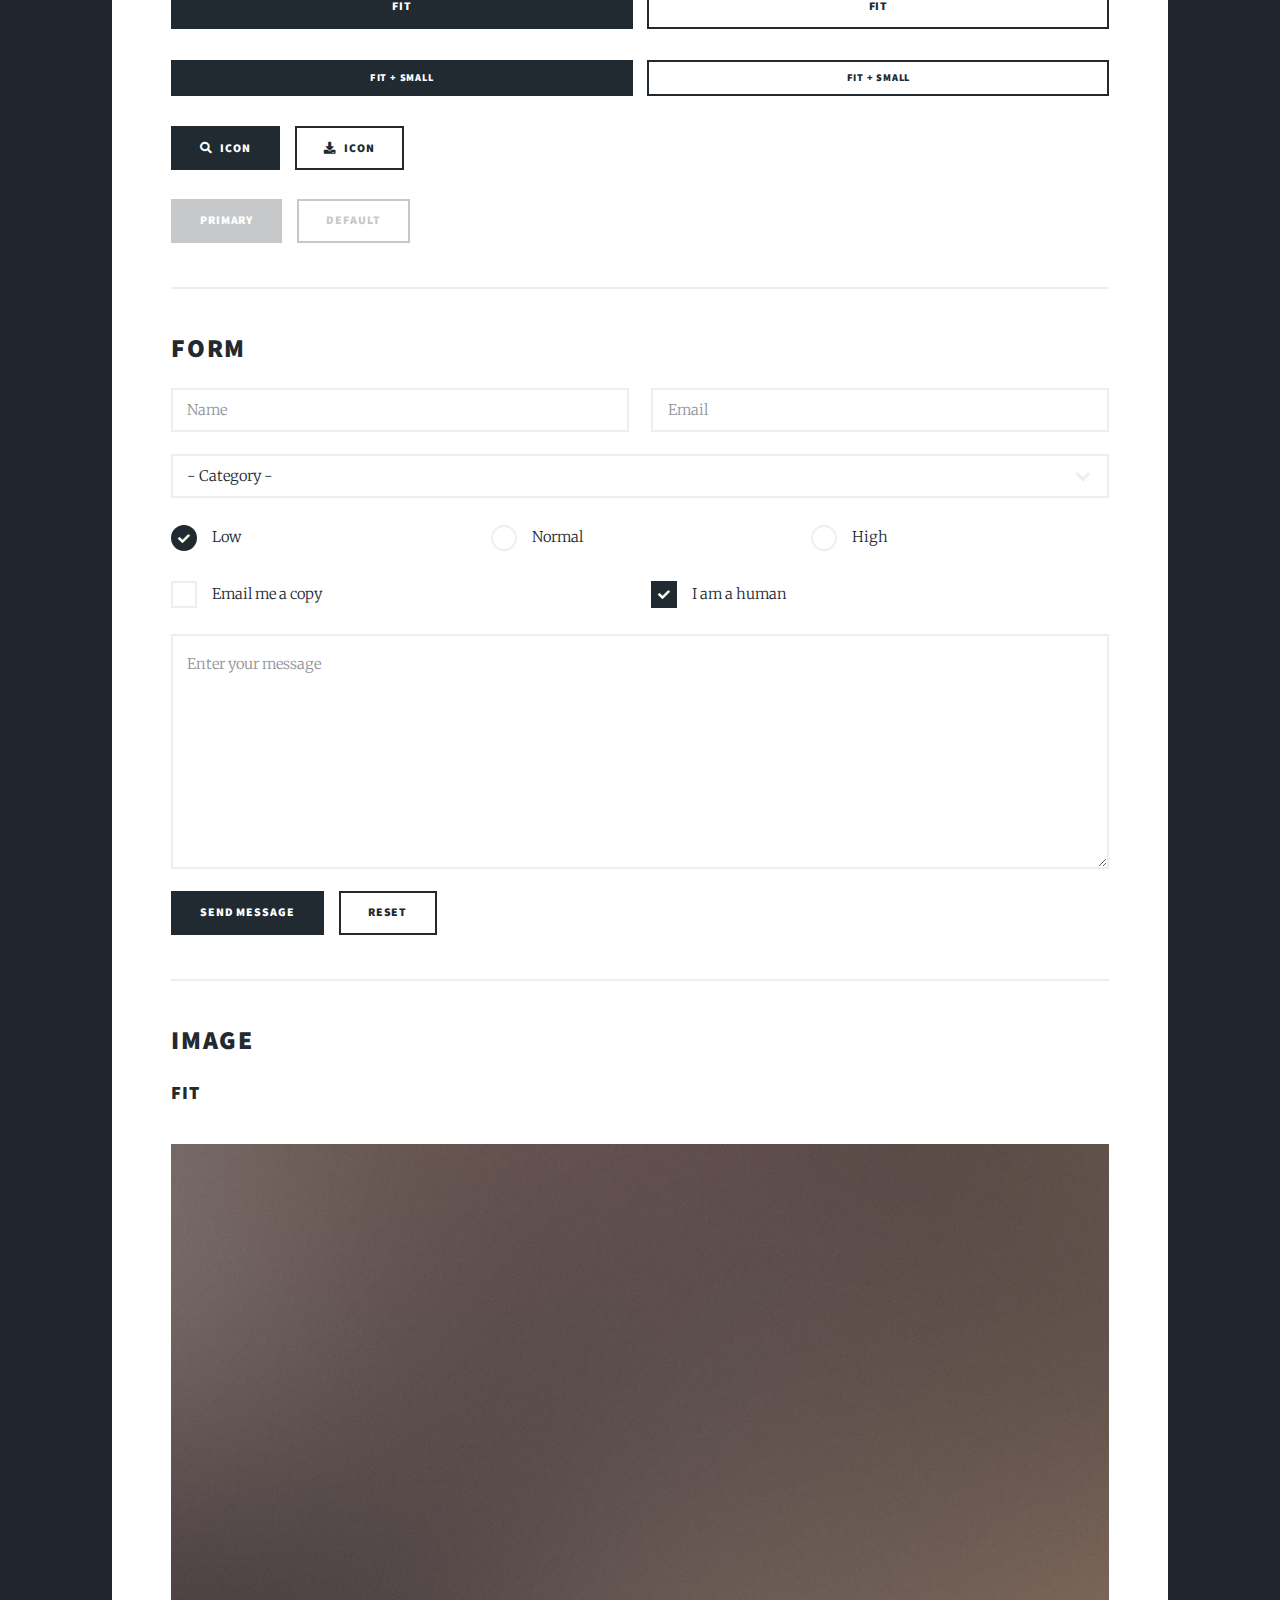
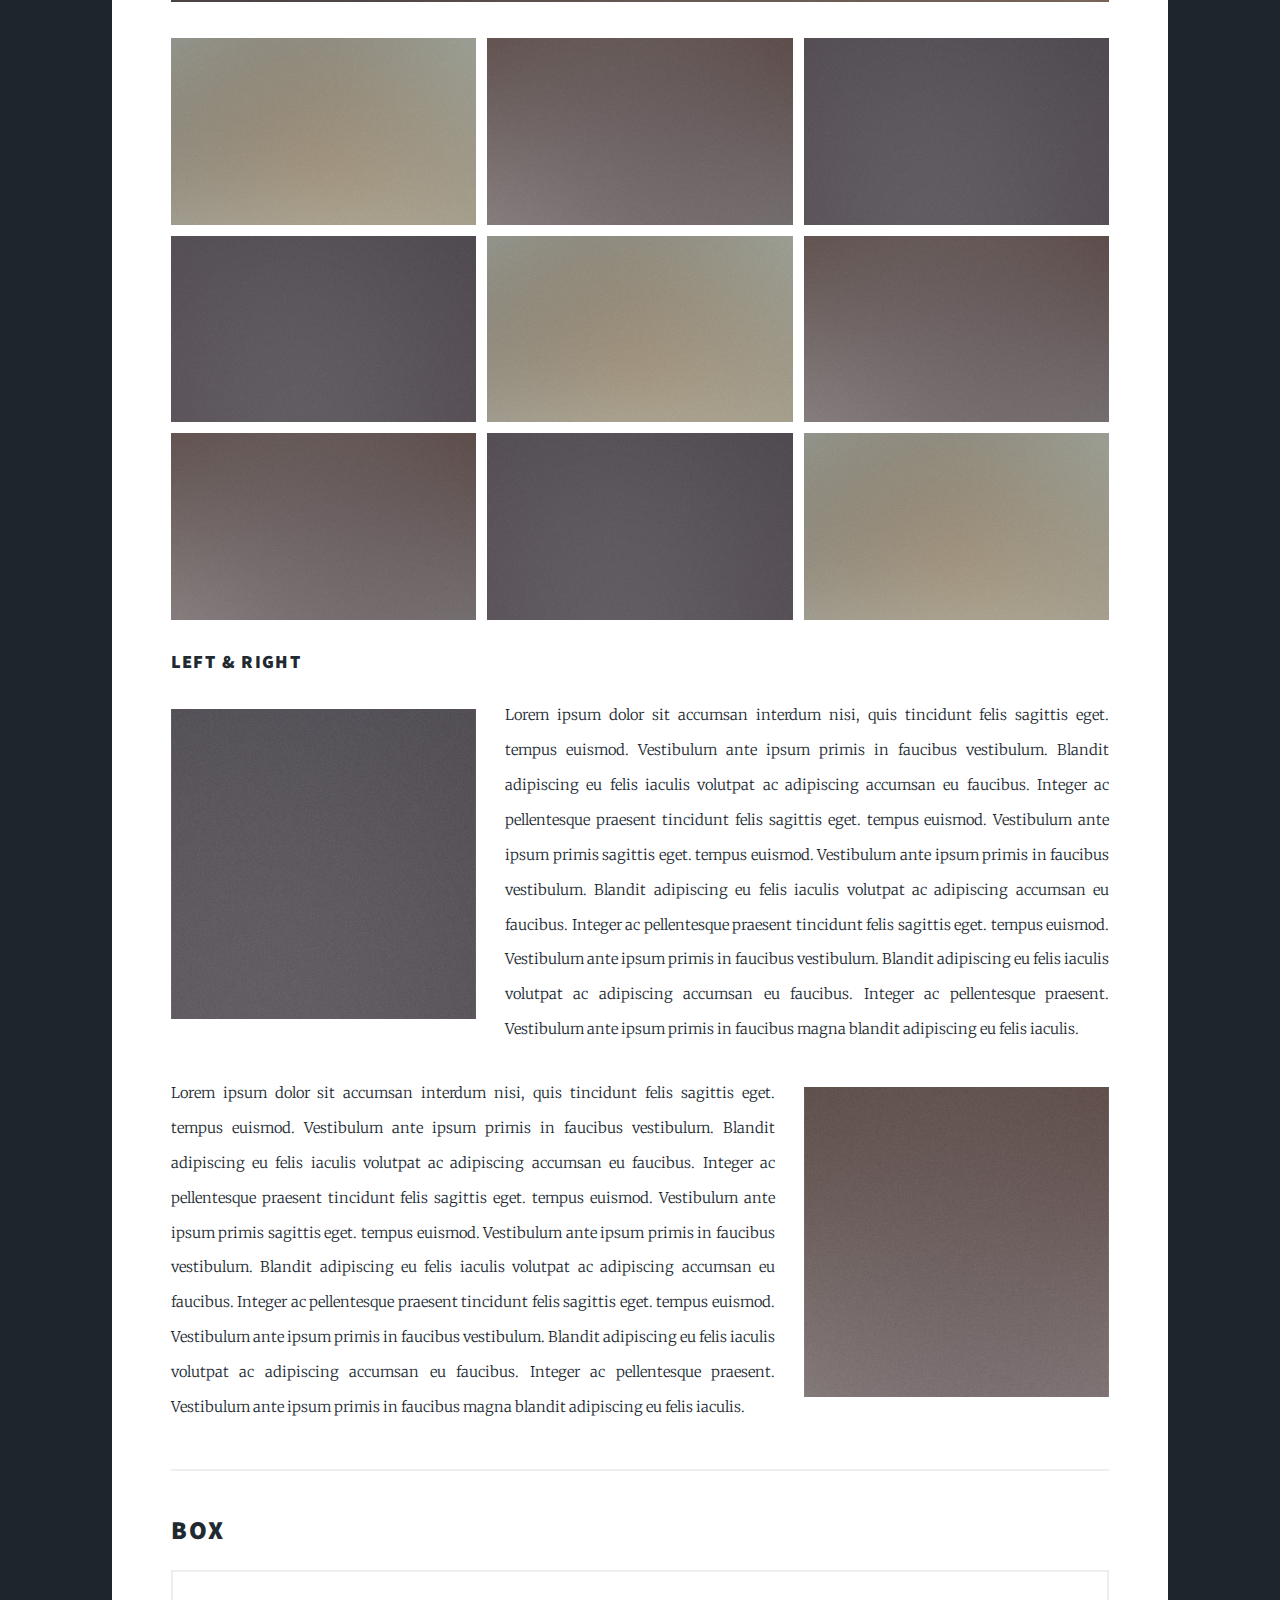
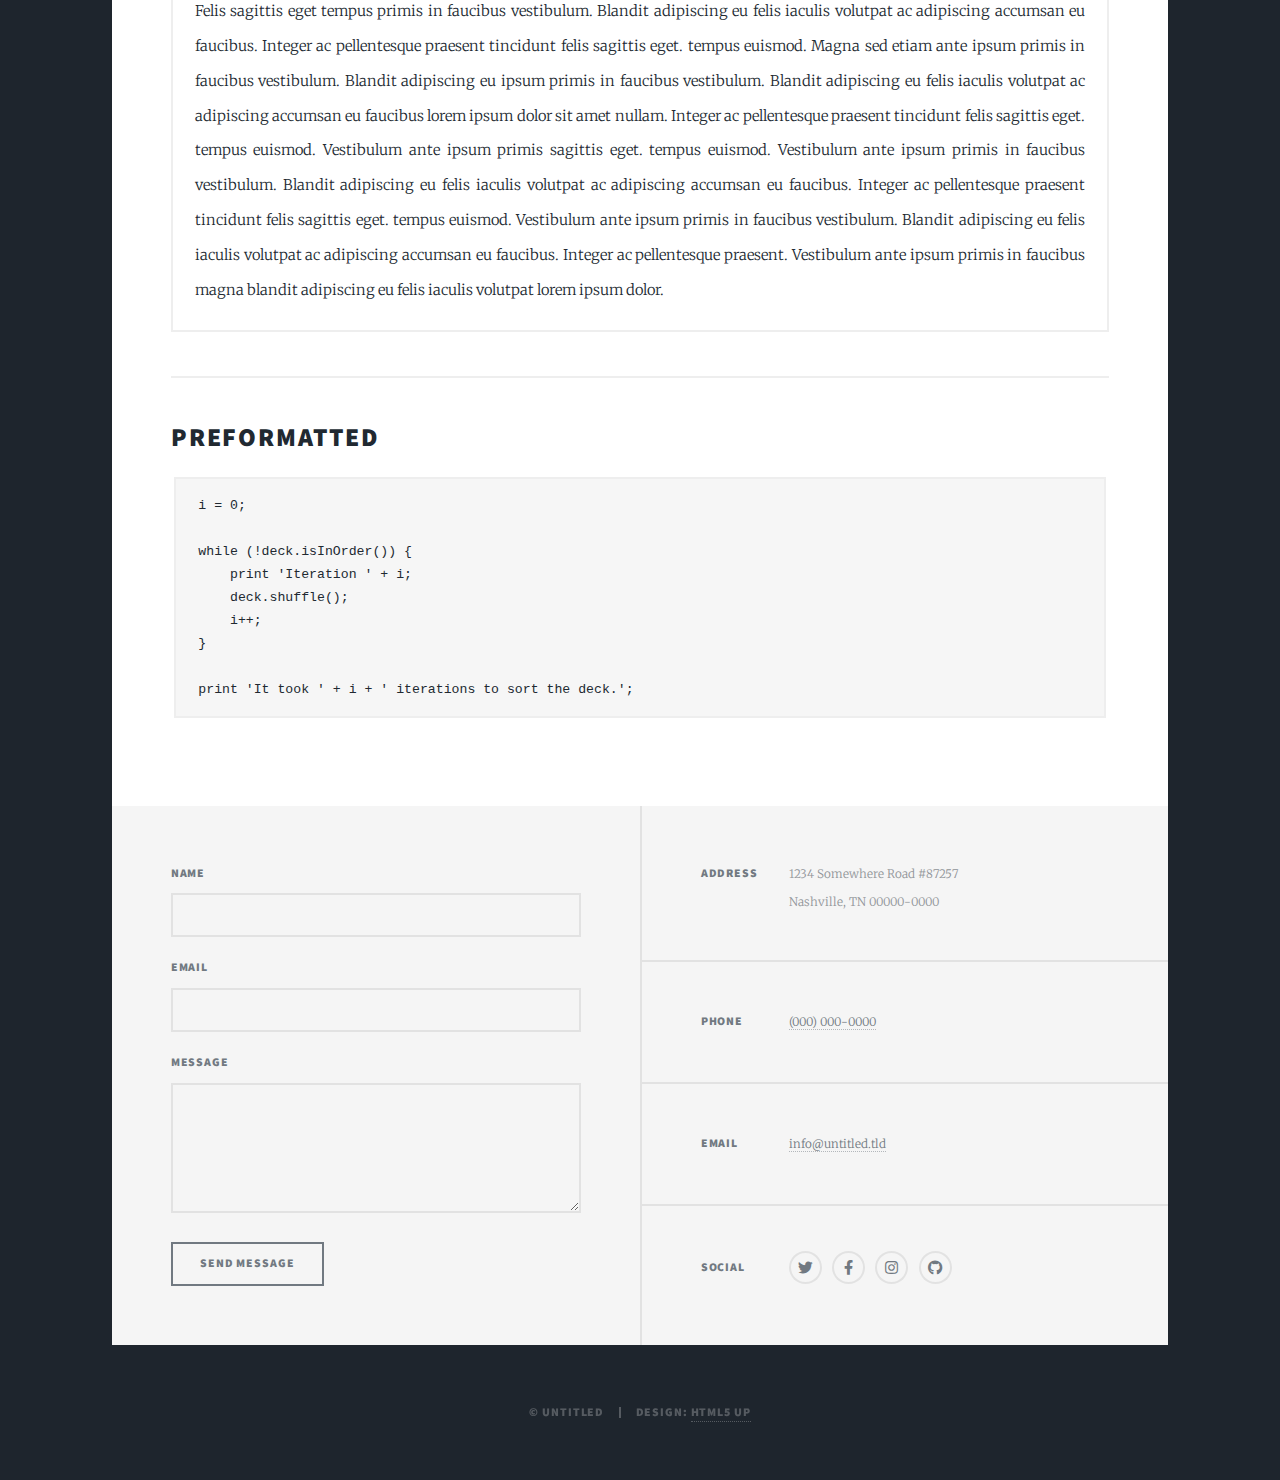
<file: elements.html>
<!DOCTYPE HTML>
<!--
	Massively by HTML5 UP
	html5up.net | @ajlkn
	Free for personal and commercial use under the CCA 3.0 license (html5up.net/license)
-->
<html>
	<head>
		<title>Elements Reference - Massively by HTML5 UP</title>
		<meta charset="utf-8" />
		<meta name="viewport" content="width=device-width, initial-scale=1, user-scalable=no" />
		<link rel="stylesheet" href="assets/css/main.css" />
		<noscript><link rel="stylesheet" href="assets/css/noscript.css" /></noscript>
	</head>
	<body class="is-preload">

		<!-- Wrapper -->
			<div id="wrapper">

				<!-- Header -->
					<header id="header">
						<a href="index.html" class="logo">Massively</a>
					</header>

				<!-- Nav -->
					<nav id="nav">
						<ul class="links">
							<li><a href="index.html">This is Massively</a></li>
							<li><a href="generic.html">Generic Page</a></li>
							<li class="active"><a href="elements.html">Elements Reference</a></li>
						</ul>
						<ul class="icons">
							<li><a href="#" class="icon brands fa-twitter"><span class="label">Twitter</span></a></li>
							<li><a href="#" class="icon brands fa-facebook-f"><span class="label">Facebook</span></a></li>
							<li><a href="#" class="icon brands fa-instagram"><span class="label">Instagram</span></a></li>
							<li><a href="#" class="icon brands fa-github"><span class="label">GitHub</span></a></li>
						</ul>
					</nav>

				<!-- Main -->
					<div id="main">

						<!-- Post -->
							<section class="post">
								<header class="major">
									<h1>Elements<br />
									Reference</h1>
								</header>

								<!-- Text stuff -->
									<h2>Text</h2>
									<p>This is <b>bold</b> and this is <strong>strong</strong>. This is <i>italic</i> and this is <em>emphasized</em>.
									This is <sup>superscript</sup> text and this is <sub>subscript</sub> text.
									This is <u>underlined</u> and this is code: <code>for (;;) { ... }</code>.
									Finally, this is a <a href="#">link</a>.</p>
									<hr />
									<h2>Heading Level 2</h2>
									<h3>Heading Level 3</h3>
									<h4>Heading Level 4</h4>
									<h5>Heading Level 5</h5>
									<h6>Heading Level 6</h6>
									<hr />
									<header>
										<h2>Heading with a Subtitle</h2>
										<p>Lorem ipsum dolor sit amet nullam id egestas urna aliquam</p>
									</header>
									<p>Nunc lacinia ante nunc ac lobortis. Interdum adipiscing gravida odio porttitor sem non mi integer non faucibus ornare mi ut ante amet placerat aliquet. Volutpat eu sed ante lacinia sapien lorem accumsan varius montes viverra nibh in adipiscing blandit tempus accumsan.</p>
									<header>
										<h3>Heading with a Subtitle</h3>
										<p>Lorem ipsum dolor sit amet nullam id egestas urna aliquam</p>
									</header>
									<p>Nunc lacinia ante nunc ac lobortis. Interdum adipiscing gravida odio porttitor sem non mi integer non faucibus ornare mi ut ante amet placerat aliquet. Volutpat eu sed ante lacinia sapien lorem accumsan varius montes viverra nibh in adipiscing blandit tempus accumsan.</p>
									<header>
										<h4>Heading with a Subtitle</h4>
										<p>Lorem ipsum dolor sit amet nullam id egestas urna aliquam</p>
									</header>
									<p>Nunc lacinia ante nunc ac lobortis. Interdum adipiscing gravida odio porttitor sem non mi integer non faucibus ornare mi ut ante amet placerat aliquet. Volutpat eu sed ante lacinia sapien lorem accumsan varius montes viverra nibh in adipiscing blandit tempus accumsan.</p>

									<hr />

								<!-- Lists -->
									<h2>Lists</h2>
									<div class="row">
										<div class="col-6 col-12-small">

											<h3>Unordered</h3>
											<ul>
												<li>Dolor pulvinar etiam.</li>
												<li>Sagittis lorem eleifend.</li>
												<li>Felis feugiat dolore viverra.</li>
												<li>Dolor pulvinar etiam.</li>
											</ul>

											<h3>Alternate</h3>
											<ul class="alt">
												<li>Dolor pulvinar etiam etiam.</li>
												<li>Sagittis adipiscing eleifend.</li>
												<li>Felis enim dolore viverra.</li>
												<li>Dolor pulvinar etiam etiam.</li>
											</ul>

										</div>
										<div class="col-6 col-12-small">

											<h3>Ordered</h3>
											<ol>
												<li>Dolor pulvinar etiam.</li>
												<li>Etiam vel felis at viverra.</li>
												<li>Felis enim feugiat magna.</li>
												<li>Etiam vel felis nullam.</li>
												<li>Felis enim et tempus.</li>
											</ol>

											<h3>Icons</h3>
											<ul class="icons">
												<li><a href="#" class="icon brands fa-twitter"><span class="label">Twitter</span></a></li>
												<li><a href="#" class="icon brands fa-facebook-f"><span class="label">Facebook</span></a></li>
												<li><a href="#" class="icon brands fa-instagram"><span class="label">Instagram</span></a></li>
												<li><a href="#" class="icon brands fa-github"><span class="label">Github</span></a></li>
												<li><a href="#" class="icon brands fa-dribbble"><span class="label">Dribbble</span></a></li>
											</ul>
											<ul class="icons alt">
												<li><a href="#" class="icon brands alt fa-twitter"><span class="label">Twitter</span></a></li>
												<li><a href="#" class="icon brands alt fa-facebook-f"><span class="label">Facebook</span></a></li>
												<li><a href="#" class="icon brands alt fa-instagram"><span class="label">Instagram</span></a></li>
												<li><a href="#" class="icon brands alt fa-github"><span class="label">Github</span></a></li>
												<li><a href="#" class="icon brands alt fa-dribbble"><span class="label">Dribbble</span></a></li>
											</ul>

										</div>
									</div>
									<h3>Definition</h3>
									<dl>
										<dt>Item 1</dt>
										<dd>
											<p>Lorem ipsum dolor vestibulum ante ipsum primis in faucibus vestibulum. Blandit adipiscing eu felis iaculis volutpat ac adipiscing accumsan eu faucibus. Integer ac pellentesque praesent.</p>
										</dd>
										<dt>Item 2</dt>
										<dd>
											<p>Lorem ipsum dolor vestibulum ante ipsum primis in faucibus vestibulum. Blandit adipiscing eu felis iaculis volutpat ac adipiscing accumsan eu faucibus. Integer ac pellentesque praesent.</p>
										</dd>
										<dt>Item 3</dt>
										<dd>
											<p>Lorem ipsum dolor vestibulum ante ipsum primis in faucibus vestibulum. Blandit adipiscing eu felis iaculis volutpat ac adipiscing accumsan eu faucibus. Integer ac pellentesque praesent.</p>
										</dd>
									</dl>

									<h3>Actions</h3>
									<ul class="actions">
										<li><a href="#" class="button primary">Primary</a></li>
										<li><a href="#" class="button">Default</a></li>
									</ul>
									<ul class="actions small">
										<li><a href="#" class="button primary small">Small</a></li>
										<li><a href="#" class="button small">Small</a></li>
									</ul>
									<div class="row">
										<div class="col-6 col-12-small">
											<ul class="actions stacked">
												<li><a href="#" class="button primary">Default</a></li>
												<li><a href="#" class="button">Default</a></li>
											</ul>
										</div>
										<div class="col-6 col-12-small">
											<ul class="actions stacked">
												<li><a href="#" class="button primary small">Small</a></li>
												<li><a href="#" class="button small">Small</a></li>
											</ul>
										</div>
									</div>
									<div class="row">
										<div class="col-6 col-12-small">
											<ul class="actions stacked">
												<li><a href="#" class="button primary fit">Default</a></li>
												<li><a href="#" class="button fit">Default</a></li>
											</ul>
										</div>
										<div class="col-6 col-12-small">
											<ul class="actions stacked">
												<li><a href="#" class="button primary small fit">Small</a></li>
												<li><a href="#" class="button small fit">Small</a></li>
											</ul>
										</div>
									</div>

									<hr />

								<!-- Blockquote -->
									<h2>Blockquote</h2>
									<blockquote>Fringilla nisl. Donec accumsan interdum nisi, quis tincidunt felis sagittis eget tempus euismod. Vestibulum ante ipsum primis in faucibus vestibulum. Blandit adipiscing eu felis iaculis volutpat ac adipiscing accumsan faucibus. Vestibulum ante ipsum primis in faucibus vestibulum. Blandit adipiscing eu felis.</blockquote>

									<hr />

								<!-- Table -->
									<h2>Table</h2>

									<h3>Default</h3>
									<div class="table-wrapper">
										<table>
											<thead>
												<tr>
													<th>Name</th>
													<th>Description</th>
													<th>Price</th>
												</tr>
											</thead>
											<tbody>
												<tr>
													<td>Item 1</td>
													<td>Ante turpis integer aliquet porttitor.</td>
													<td>29.99</td>
												</tr>
												<tr>
													<td>Item 2</td>
													<td>Vis ac commodo adipiscing arcu aliquet.</td>
													<td>19.99</td>
												</tr>
												<tr>
													<td>Item 3</td>
													<td> Morbi faucibus arcu accumsan lorem.</td>
													<td>29.99</td>
												</tr>
												<tr>
													<td>Item 4</td>
													<td>Vitae integer tempus condimentum.</td>
													<td>19.99</td>
												</tr>
												<tr>
													<td>Item 5</td>
													<td>Ante turpis integer aliquet porttitor.</td>
													<td>29.99</td>
												</tr>
											</tbody>
											<tfoot>
												<tr>
													<td colspan="2"></td>
													<td>100.00</td>
												</tr>
											</tfoot>
										</table>
									</div>

									<h3>Alternate</h3>
									<div class="table-wrapper">
										<table class="alt">
											<thead>
												<tr>
													<th>Name</th>
													<th>Description</th>
													<th>Price</th>
												</tr>
											</thead>
											<tbody>
												<tr>
													<td>Item 1</td>
													<td>Ante turpis integer aliquet porttitor.</td>
													<td>29.99</td>
												</tr>
												<tr>
													<td>Item 2</td>
													<td>Vis ac commodo adipiscing arcu aliquet.</td>
													<td>19.99</td>
												</tr>
												<tr>
													<td>Item 3</td>
													<td> Morbi faucibus arcu accumsan lorem.</td>
													<td>29.99</td>
												</tr>
												<tr>
													<td>Item 4</td>
													<td>Vitae integer tempus condimentum.</td>
													<td>19.99</td>
												</tr>
												<tr>
													<td>Item 5</td>
													<td>Ante turpis integer aliquet porttitor.</td>
													<td>29.99</td>
												</tr>
											</tbody>
											<tfoot>
												<tr>
													<td colspan="2"></td>
													<td>100.00</td>
												</tr>
											</tfoot>
										</table>
									</div>

									<hr />

								<!-- Buttons -->
									<h2>Buttons</h2>
									<ul class="actions">
										<li><a href="#" class="button primary">Primary</a></li>
										<li><a href="#" class="button">Default</a></li>
									</ul>
									<ul class="actions">
										<li><a href="#" class="button primary large">Large</a></li>
										<li><a href="#" class="button">Default</a></li>
										<li><a href="#" class="button small">Small</a></li>
									</ul>
									<ul class="actions fit">
										<li><a href="#" class="button primary fit">Fit</a></li>
										<li><a href="#" class="button fit">Fit</a></li>
									</ul>
									<ul class="actions fit small">
										<li><a href="#" class="button primary fit small">Fit + Small</a></li>
										<li><a href="#" class="button fit small">Fit + Small</a></li>
									</ul>
									<ul class="actions">
										<li><a href="#" class="button primary icon solid fa-search">Icon</a></li>
										<li><a href="#" class="button icon solid fa-download">Icon</a></li>
									</ul>
									<ul class="actions">
										<li><span class="button primary disabled">Primary</span></li>
										<li><span class="button disabled">Default</span></li>
									</ul>

									<hr />

								<!-- Form -->
									<h2>Form</h2>

									<form method="post" action="#">
										<div class="row gtr-uniform">
											<div class="col-6 col-12-xsmall">
												<input type="text" name="demo-name" id="demo-name" value="" placeholder="Name" />
											</div>
											<div class="col-6 col-12-xsmall">
												<input type="email" name="demo-email" id="demo-email" value="" placeholder="Email" />
											</div>
											<!-- Break -->
											<div class="col-12">
												<select name="demo-category" id="demo-category">
													<option value="">- Category -</option>
													<option value="1">Manufacturing</option>
													<option value="1">Shipping</option>
													<option value="1">Administration</option>
													<option value="1">Human Resources</option>
												</select>
											</div>
											<!-- Break -->
											<div class="col-4 col-12-small">
												<input type="radio" id="demo-priority-low" name="demo-priority" checked>
												<label for="demo-priority-low">Low</label>
											</div>
											<div class="col-4 col-12-small">
												<input type="radio" id="demo-priority-normal" name="demo-priority">
												<label for="demo-priority-normal">Normal</label>
											</div>
											<div class="col-4 col-12-small">
												<input type="radio" id="demo-priority-high" name="demo-priority">
												<label for="demo-priority-high">High</label>
											</div>
											<!-- Break -->
											<div class="col-6 col-12-small">
												<input type="checkbox" id="demo-copy" name="demo-copy">
												<label for="demo-copy">Email me a copy</label>
											</div>
											<div class="col-6 col-12-small">
												<input type="checkbox" id="demo-human" name="demo-human" checked>
												<label for="demo-human">I am a human</label>
											</div>
											<!-- Break -->
											<div class="col-12">
												<textarea name="demo-message" id="demo-message" placeholder="Enter your message" rows="6"></textarea>
											</div>
											<!-- Break -->
											<div class="col-12">
												<ul class="actions">
													<li><input type="submit" value="Send Message" class="primary" /></li>
													<li><input type="reset" value="Reset" /></li>
												</ul>
											</div>
										</div>
									</form>

									<hr />

								<!-- Image -->
									<h2>Image</h2>

									<h3>Fit</h3>
									<span class="image fit"><img src="images/pic01.jpg" alt="" /></span>
									<div class="box alt">
										<div class="row gtr-50 gtr-uniform">
											<div class="col-4"><span class="image fit"><img src="images/pic02.jpg" alt="" /></span></div>
											<div class="col-4"><span class="image fit"><img src="images/pic03.jpg" alt="" /></span></div>
											<div class="col-4"><span class="image fit"><img src="images/pic04.jpg" alt="" /></span></div>
											<!-- Break -->
											<div class="col-4"><span class="image fit"><img src="images/pic04.jpg" alt="" /></span></div>
											<div class="col-4"><span class="image fit"><img src="images/pic02.jpg" alt="" /></span></div>
											<div class="col-4"><span class="image fit"><img src="images/pic03.jpg" alt="" /></span></div>
											<!-- Break -->
											<div class="col-4"><span class="image fit"><img src="images/pic03.jpg" alt="" /></span></div>
											<div class="col-4"><span class="image fit"><img src="images/pic04.jpg" alt="" /></span></div>
											<div class="col-4"><span class="image fit"><img src="images/pic02.jpg" alt="" /></span></div>
										</div>
									</div>

									<h3>Left &amp; Right</h3>
									<p><span class="image left"><img src="images/pic08.jpg" alt="" /></span>Lorem ipsum dolor sit accumsan interdum nisi, quis tincidunt felis sagittis eget. tempus euismod. Vestibulum ante ipsum primis in faucibus vestibulum. Blandit adipiscing eu felis iaculis volutpat ac adipiscing accumsan eu faucibus. Integer ac pellentesque praesent tincidunt felis sagittis eget. tempus euismod. Vestibulum ante ipsum primis sagittis eget. tempus euismod. Vestibulum ante ipsum primis in faucibus vestibulum. Blandit adipiscing eu felis iaculis volutpat ac adipiscing accumsan eu faucibus. Integer ac pellentesque praesent tincidunt felis sagittis eget. tempus euismod. Vestibulum ante ipsum primis in faucibus vestibulum. Blandit adipiscing eu felis iaculis volutpat ac adipiscing accumsan eu faucibus. Integer ac pellentesque praesent. Vestibulum ante ipsum primis in faucibus magna blandit adipiscing eu felis iaculis.</p>
									<p><span class="image right"><img src="images/pic09.jpg" alt="" /></span>Lorem ipsum dolor sit accumsan interdum nisi, quis tincidunt felis sagittis eget. tempus euismod. Vestibulum ante ipsum primis in faucibus vestibulum. Blandit adipiscing eu felis iaculis volutpat ac adipiscing accumsan eu faucibus. Integer ac pellentesque praesent tincidunt felis sagittis eget. tempus euismod. Vestibulum ante ipsum primis sagittis eget. tempus euismod. Vestibulum ante ipsum primis in faucibus vestibulum. Blandit adipiscing eu felis iaculis volutpat ac adipiscing accumsan eu faucibus. Integer ac pellentesque praesent tincidunt felis sagittis eget. tempus euismod. Vestibulum ante ipsum primis in faucibus vestibulum. Blandit adipiscing eu felis iaculis volutpat ac adipiscing accumsan eu faucibus. Integer ac pellentesque praesent. Vestibulum ante ipsum primis in faucibus magna blandit adipiscing eu felis iaculis.</p>

									<hr />

								<!-- Box -->
									<h2>Box</h2>
									<div class="box">
										<p>Felis sagittis eget tempus primis in faucibus vestibulum. Blandit adipiscing eu felis iaculis volutpat ac adipiscing accumsan eu faucibus. Integer ac pellentesque praesent tincidunt felis sagittis eget. tempus euismod. Magna sed etiam ante ipsum primis in faucibus vestibulum. Blandit adipiscing eu ipsum primis in faucibus vestibulum. Blandit adipiscing eu felis iaculis volutpat ac adipiscing accumsan eu faucibus lorem ipsum dolor sit amet nullam. Integer ac pellentesque praesent tincidunt felis sagittis eget. tempus euismod. Vestibulum ante ipsum primis sagittis eget. tempus euismod. Vestibulum ante ipsum primis in faucibus vestibulum. Blandit adipiscing eu felis iaculis volutpat ac adipiscing accumsan eu faucibus. Integer ac pellentesque praesent tincidunt felis sagittis eget. tempus euismod. Vestibulum ante ipsum primis in faucibus vestibulum. Blandit adipiscing eu felis iaculis volutpat ac adipiscing accumsan eu faucibus. Integer ac pellentesque praesent. Vestibulum ante ipsum primis in faucibus magna blandit adipiscing eu felis iaculis volutpat lorem ipsum dolor.</p>
									</div>

									<hr />

								<!-- Preformatted Code -->
									<h2>Preformatted</h2>
									<pre><code>i = 0;

while (!deck.isInOrder()) {
    print 'Iteration ' + i;
    deck.shuffle();
    i++;
}

print 'It took ' + i + ' iterations to sort the deck.';
</code></pre>

							</section>

					</div>

				<!-- Footer -->
					<footer id="footer">
						<section>
							<form method="post" action="#">
								<div class="fields">
									<div class="field">
										<label for="name">Name</label>
										<input type="text" name="name" id="name" />
									</div>
									<div class="field">
										<label for="email">Email</label>
										<input type="text" name="email" id="email" />
									</div>
									<div class="field">
										<label for="message">Message</label>
										<textarea name="message" id="message" rows="3"></textarea>
									</div>
								</div>
								<ul class="actions">
									<li><input type="submit" value="Send Message" /></li>
								</ul>
							</form>
						</section>
						<section class="split contact">
							<section class="alt">
								<h3>Address</h3>
								<p>1234 Somewhere Road #87257<br />
								Nashville, TN 00000-0000</p>
							</section>
							<section>
								<h3>Phone</h3>
								<p><a href="#">(000) 000-0000</a></p>
							</section>
							<section>
								<h3>Email</h3>
								<p><a href="#">info@untitled.tld</a></p>
							</section>
							<section>
								<h3>Social</h3>
								<ul class="icons alt">
									<li><a href="#" class="icon brands alt fa-twitter"><span class="label">Twitter</span></a></li>
									<li><a href="#" class="icon brands alt fa-facebook-f"><span class="label">Facebook</span></a></li>
									<li><a href="#" class="icon brands alt fa-instagram"><span class="label">Instagram</span></a></li>
									<li><a href="#" class="icon brands alt fa-github"><span class="label">GitHub</span></a></li>
								</ul>
							</section>
						</section>
					</footer>

				<!-- Copyright -->
					<div id="copyright">
						<ul><li>&copy; Untitled</li><li>Design: <a href="https://html5up.net">HTML5 UP</a></li></ul>
					</div>

			</div>

		<!-- Scripts -->
			<script src="assets/js/jquery.min.js"></script>
			<script src="assets/js/jquery.scrollex.min.js"></script>
			<script src="assets/js/jquery.scrolly.min.js"></script>
			<script src="assets/js/browser.min.js"></script>
			<script src="assets/js/breakpoints.min.js"></script>
			<script src="assets/js/util.js"></script>
			<script src="assets/js/main.js"></script>

	</body>
</html>
</file>
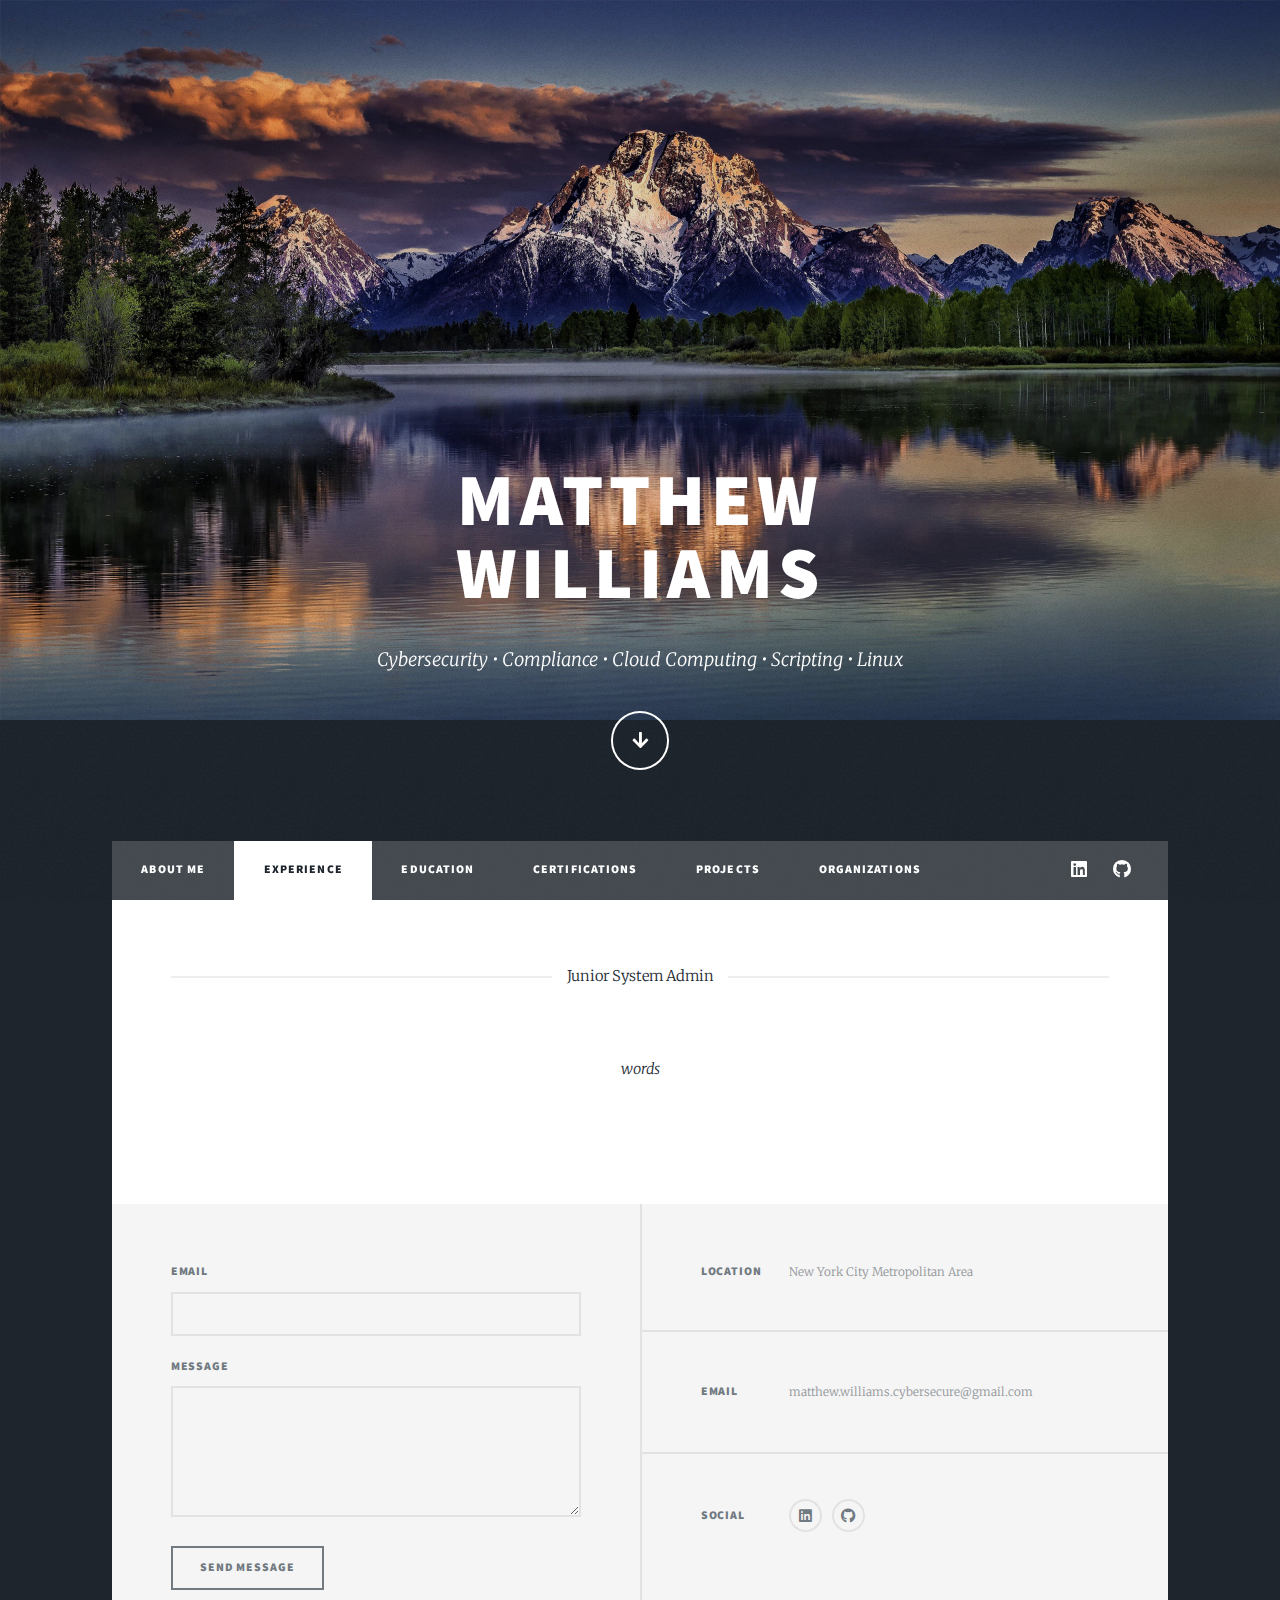
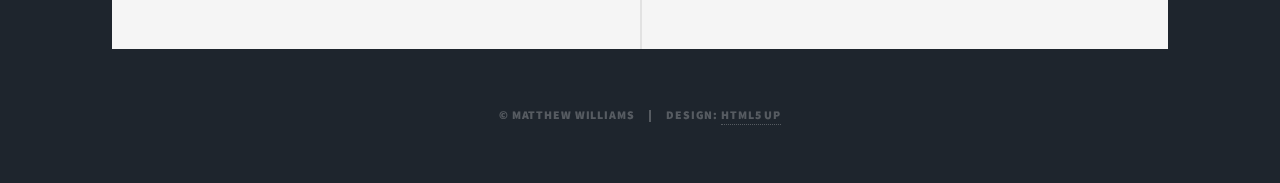
<file: Experience.html>
<!DOCTYPE HTML>
<!--
	Massively by HTML5 UP
	html5up.net | @ajlkn
	Free for personal and commercial use under the CCA 3.0 license (html5up.net/license)
-->
<html>
	<head>
		<title>Matthew Williams</title>
		<meta charset="utf-8" />
		<meta name="viewport" content="width=device-width, initial-scale=1, user-scalable=no" />
		<link rel="stylesheet" href="assets/css/main.css" />
		<noscript><link rel="stylesheet" href="assets/css/noscript.css" /></noscript>
	</head>
	<body class="is-preload">

		<!-- Wrapper -->
			<div id="wrapper" class="fade-in">

				<!-- Intro -->
					<div id="intro">
						<h1>Matthew<br />
						Williams</h1>
						<p>Cybersecurity • Compliance • Cloud Computing • Scripting • Linux</p>
						<ul class="actions">
							<li><a href="#header" class="button icon solid solo fa-arrow-down scrolly">Continue</a></li>
						</ul>
					</div>

				<!-- Header -->
					<header id="header">
						<a href="index.html" class="logo">Matthew Williams</a>
					</header>

				<!-- Nav -->
					<nav id="nav">
						<ul class="links">
							<li><a href="index.html">About Me</a></li>
							<li class="active"><a href="Experience.html">Experience</a></li>
							<li><a href="education.html">Education</a></li>
							<li><a href="certifications.html">certifications</a></li>
							<li><a href="Projects.html">Projects</a></li>
							<li><a href="Organizations.html">Organizations</a></li>
							
						</ul>
						<ul class="icons">
							<li><a href="https://www.linkedin.com/in/matthew-s-williams-m3d19/" class="icon brands fa-linkedin"><span class="label">Linkedin</span></a></li>
							<li><a href="https://github.com/Matthewillia43" class="icon brands fa-github"><span class="label">GitHub</span></a></li>
						</ul>
					</nav>

				<!-- Main -->
					<div id="main">

						<!-- Featured Post -->
							<article class="post featured">
								<header class="major">
									<span class="date">Junior System Admin</span>
									<p>words</p>
								</header>
							</article>
					</div>

				<!-- Footer -->
					<footer id="footer">
						<section>
							<form method="post" action="#">
								<div class="fields">
									<div class="field">
										<label for="email">Email</label>
										<input type="text" name="email" id="email" />
									</div>
									<div class="field">
										<label for="message">Message</label>
										<textarea name="message" id="message" rows="3"></textarea>
									</div>
								</div>
								<ul class="actions">
									<li><input type="submit" value="Send Message" /></li>
								</ul>
							</form>
						</section>
						<section class="split contact">
							<section class="alt">
								<h3>Location</h3>
								<p>New York City Metropolitan Area</p>
							</section>
							<section>
								<h3>Email</h3>
								<p>matthew.williams.cybersecure@gmail.com</p>
							</section>
							<section>
								<h3>Social</h3>
								<ul class="icons alt">
									<li><a href="https://www.linkedin.com/in/matthew-s-williams-m3d19/" class="icon brands fa-linkedin"><span class="label">Linkedin</span></a></li>
									<li><a href="https://github.com/Matthewillia43" class="icon brands fa-github"><span class="label">GitHub</span></a></li>
								</ul>
							</section>
						</section>
					</footer>

				<!-- Copyright -->
					<div id="copyright">
						<ul><li>&copy; Matthew Williams</li><li>Design: <a href="https://html5up.net">HTML5 UP</a></li></ul>
					</div>

			</div>

		<!-- Scripts -->
			<script src="assets/js/jquery.min.js"></script>
			<script src="assets/js/jquery.scrollex.min.js"></script>
			<script src="assets/js/jquery.scrolly.min.js"></script>
			<script src="assets/js/browser.min.js"></script>
			<script src="assets/js/breakpoints.min.js"></script>
			<script src="assets/js/util.js"></script>
			<script src="assets/js/main.js"></script>

	</body>

</html>
</file>
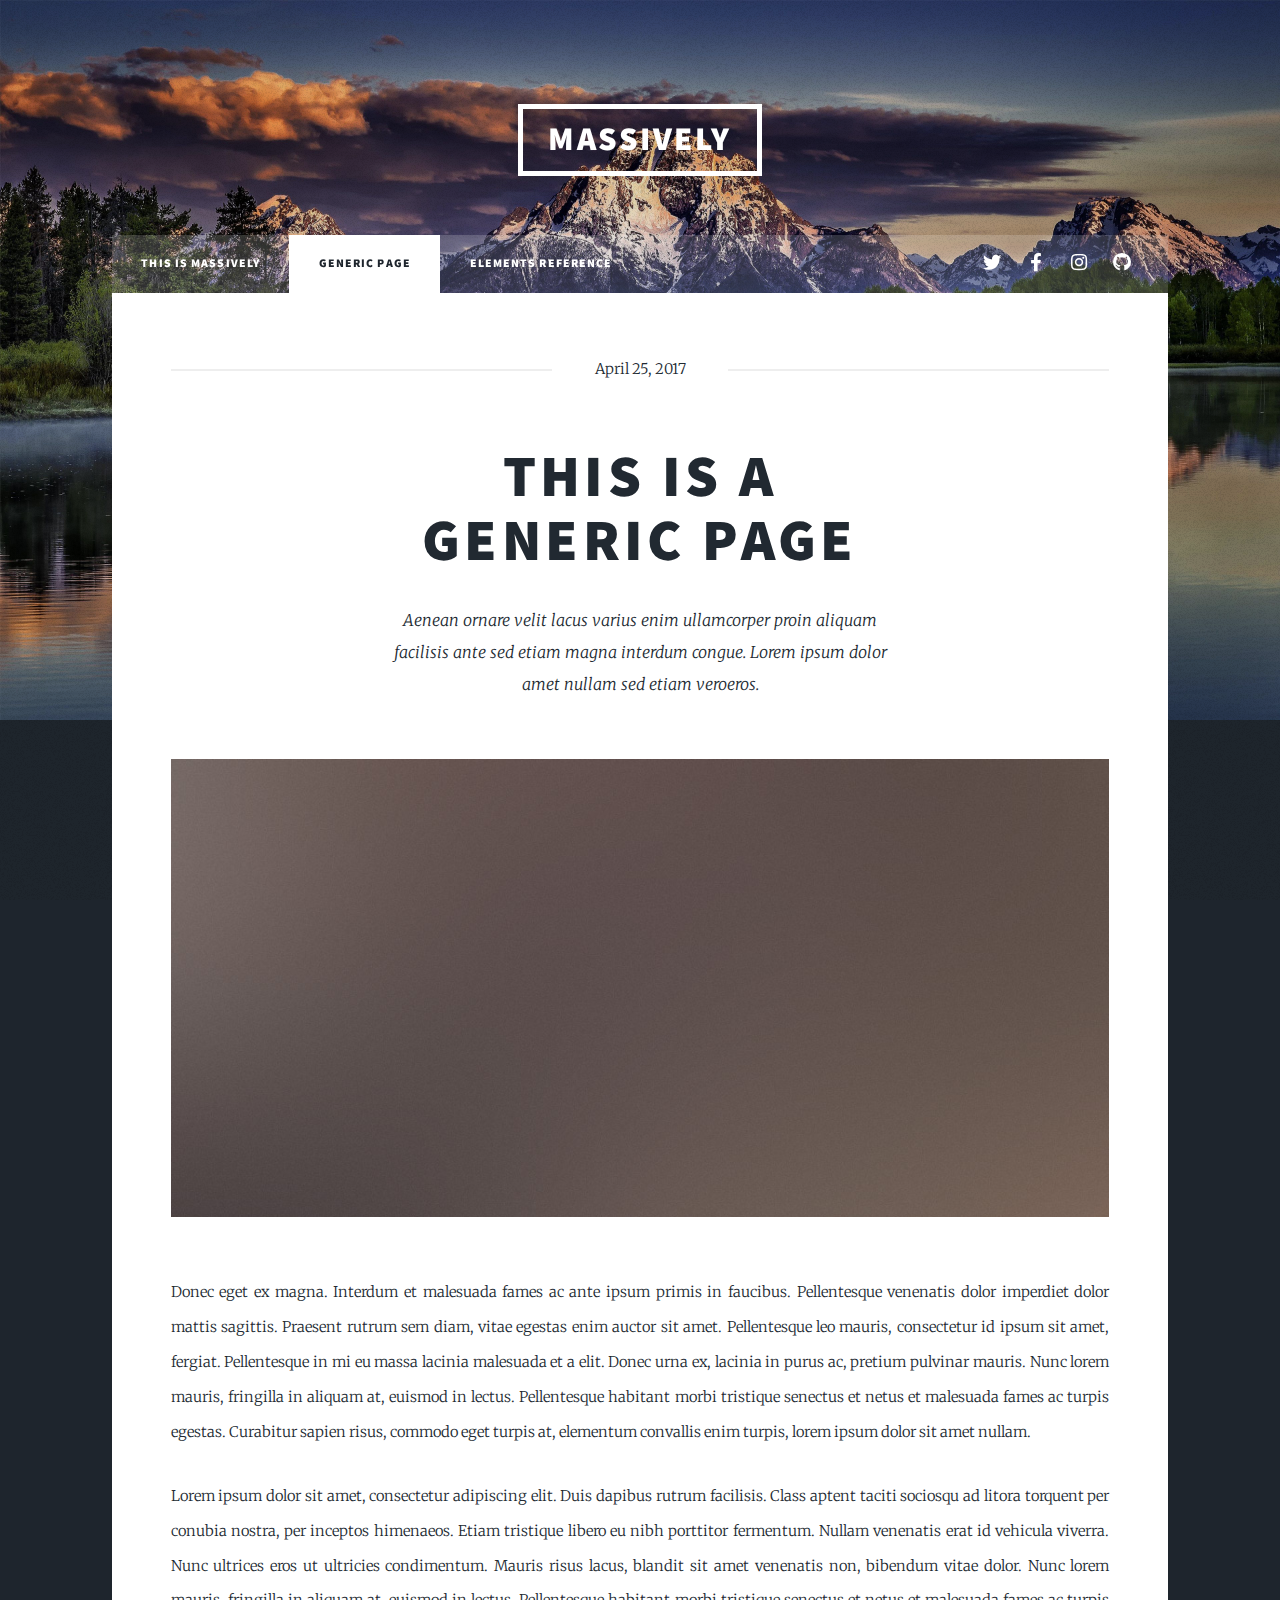
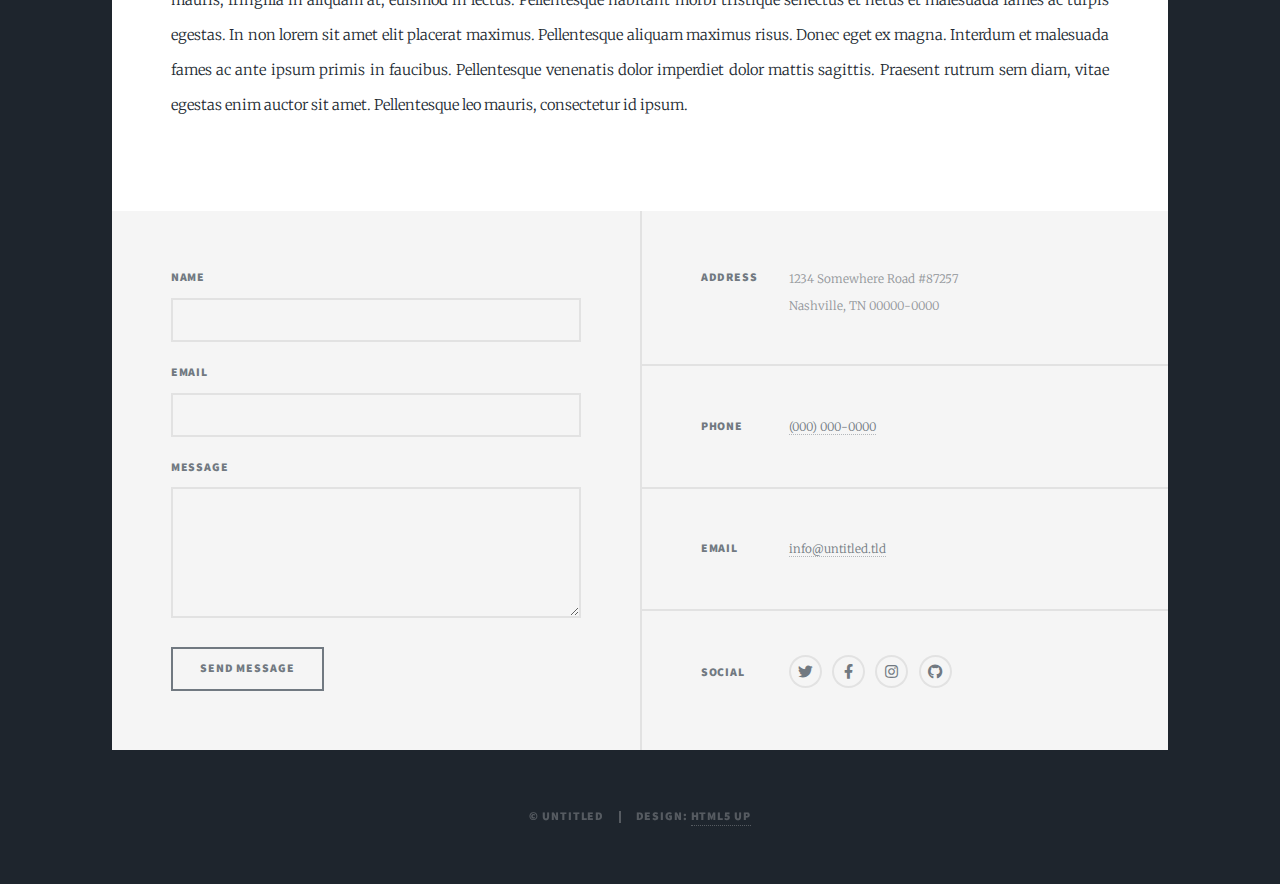
<file: generic.html>
<!DOCTYPE HTML>
<!--
	Massively by HTML5 UP
	html5up.net | @ajlkn
	Free for personal and commercial use under the CCA 3.0 license (html5up.net/license)
-->
<html>
	<head>
		<title>Generic Page - Massively by HTML5 UP</title>
		<meta charset="utf-8" />
		<meta name="viewport" content="width=device-width, initial-scale=1, user-scalable=no" />
		<link rel="stylesheet" href="assets/css/main.css" />
		<noscript><link rel="stylesheet" href="assets/css/noscript.css" /></noscript>
	</head>
	<body class="is-preload">

		<!-- Wrapper -->
			<div id="wrapper">

				<!-- Header -->
					<header id="header">
						<a href="index.html" class="logo">Massively</a>
					</header>

				<!-- Nav -->
					<nav id="nav">
						<ul class="links">
							<li><a href="index.html">This is Massively</a></li>
							<li class="active"><a href="generic.html">Generic Page</a></li>
							<li><a href="elements.html">Elements Reference</a></li>
						</ul>
						<ul class="icons">
							<li><a href="#" class="icon brands fa-twitter"><span class="label">Twitter</span></a></li>
							<li><a href="#" class="icon brands fa-facebook-f"><span class="label">Facebook</span></a></li>
							<li><a href="#" class="icon brands fa-instagram"><span class="label">Instagram</span></a></li>
							<li><a href="#" class="icon brands fa-github"><span class="label">GitHub</span></a></li>
						</ul>
					</nav>

				<!-- Main -->
					<div id="main">

						<!-- Post -->
							<section class="post">
								<header class="major">
									<span class="date">April 25, 2017</span>
									<h1>This is a<br />
									Generic Page</h1>
									<p>Aenean ornare velit lacus varius enim ullamcorper proin aliquam<br />
									facilisis ante sed etiam magna interdum congue. Lorem ipsum dolor<br />
									amet nullam sed etiam veroeros.</p>
								</header>
								<div class="image main"><img src="images/pic01.jpg" alt="" /></div>
								<p>Donec eget ex magna. Interdum et malesuada fames ac ante ipsum primis in faucibus. Pellentesque venenatis dolor imperdiet dolor mattis sagittis. Praesent rutrum sem diam, vitae egestas enim auctor sit amet. Pellentesque leo mauris, consectetur id ipsum sit amet, fergiat. Pellentesque in mi eu massa lacinia malesuada et a elit. Donec urna ex, lacinia in purus ac, pretium pulvinar mauris. Nunc lorem mauris, fringilla in aliquam at, euismod in lectus. Pellentesque habitant morbi tristique senectus et netus et malesuada fames ac turpis egestas. Curabitur sapien risus, commodo eget turpis at, elementum convallis enim turpis, lorem ipsum dolor sit amet nullam.</p>
								<p>Lorem ipsum dolor sit amet, consectetur adipiscing elit. Duis dapibus rutrum facilisis. Class aptent taciti sociosqu ad litora torquent per conubia nostra, per inceptos himenaeos. Etiam tristique libero eu nibh porttitor fermentum. Nullam venenatis erat id vehicula viverra. Nunc ultrices eros ut ultricies condimentum. Mauris risus lacus, blandit sit amet venenatis non, bibendum vitae dolor. Nunc lorem mauris, fringilla in aliquam at, euismod in lectus. Pellentesque habitant morbi tristique senectus et netus et malesuada fames ac turpis egestas. In non lorem sit amet elit placerat maximus. Pellentesque aliquam maximus risus. Donec eget ex magna. Interdum et malesuada fames ac ante ipsum primis in faucibus. Pellentesque venenatis dolor imperdiet dolor mattis sagittis. Praesent rutrum sem diam, vitae egestas enim auctor sit amet. Pellentesque leo mauris, consectetur id ipsum.</p>
							</section>

					</div>

				<!-- Footer -->
					<footer id="footer">
						<section>
							<form method="post" action="#">
								<div class="fields">
									<div class="field">
										<label for="name">Name</label>
										<input type="text" name="name" id="name" />
									</div>
									<div class="field">
										<label for="email">Email</label>
										<input type="text" name="email" id="email" />
									</div>
									<div class="field">
										<label for="message">Message</label>
										<textarea name="message" id="message" rows="3"></textarea>
									</div>
								</div>
								<ul class="actions">
									<li><input type="submit" value="Send Message" /></li>
								</ul>
							</form>
						</section>
						<section class="split contact">
							<section class="alt">
								<h3>Address</h3>
								<p>1234 Somewhere Road #87257<br />
								Nashville, TN 00000-0000</p>
							</section>
							<section>
								<h3>Phone</h3>
								<p><a href="#">(000) 000-0000</a></p>
							</section>
							<section>
								<h3>Email</h3>
								<p><a href="#">info@untitled.tld</a></p>
							</section>
							<section>
								<h3>Social</h3>
								<ul class="icons alt">
									<li><a href="#" class="icon brands alt fa-twitter"><span class="label">Twitter</span></a></li>
									<li><a href="#" class="icon brands alt fa-facebook-f"><span class="label">Facebook</span></a></li>
									<li><a href="#" class="icon brands alt fa-instagram"><span class="label">Instagram</span></a></li>
									<li><a href="#" class="icon brands alt fa-github"><span class="label">GitHub</span></a></li>
								</ul>
							</section>
						</section>
					</footer>

				<!-- Copyright -->
					<div id="copyright">
						<ul><li>&copy; Untitled</li><li>Design: <a href="https://html5up.net">HTML5 UP</a></li></ul>
					</div>

			</div>

		<!-- Scripts -->
			<script src="assets/js/jquery.min.js"></script>
			<script src="assets/js/jquery.scrollex.min.js"></script>
			<script src="assets/js/jquery.scrolly.min.js"></script>
			<script src="assets/js/browser.min.js"></script>
			<script src="assets/js/breakpoints.min.js"></script>
			<script src="assets/js/util.js"></script>
			<script src="assets/js/main.js"></script>

	</body>
</html>
</file>
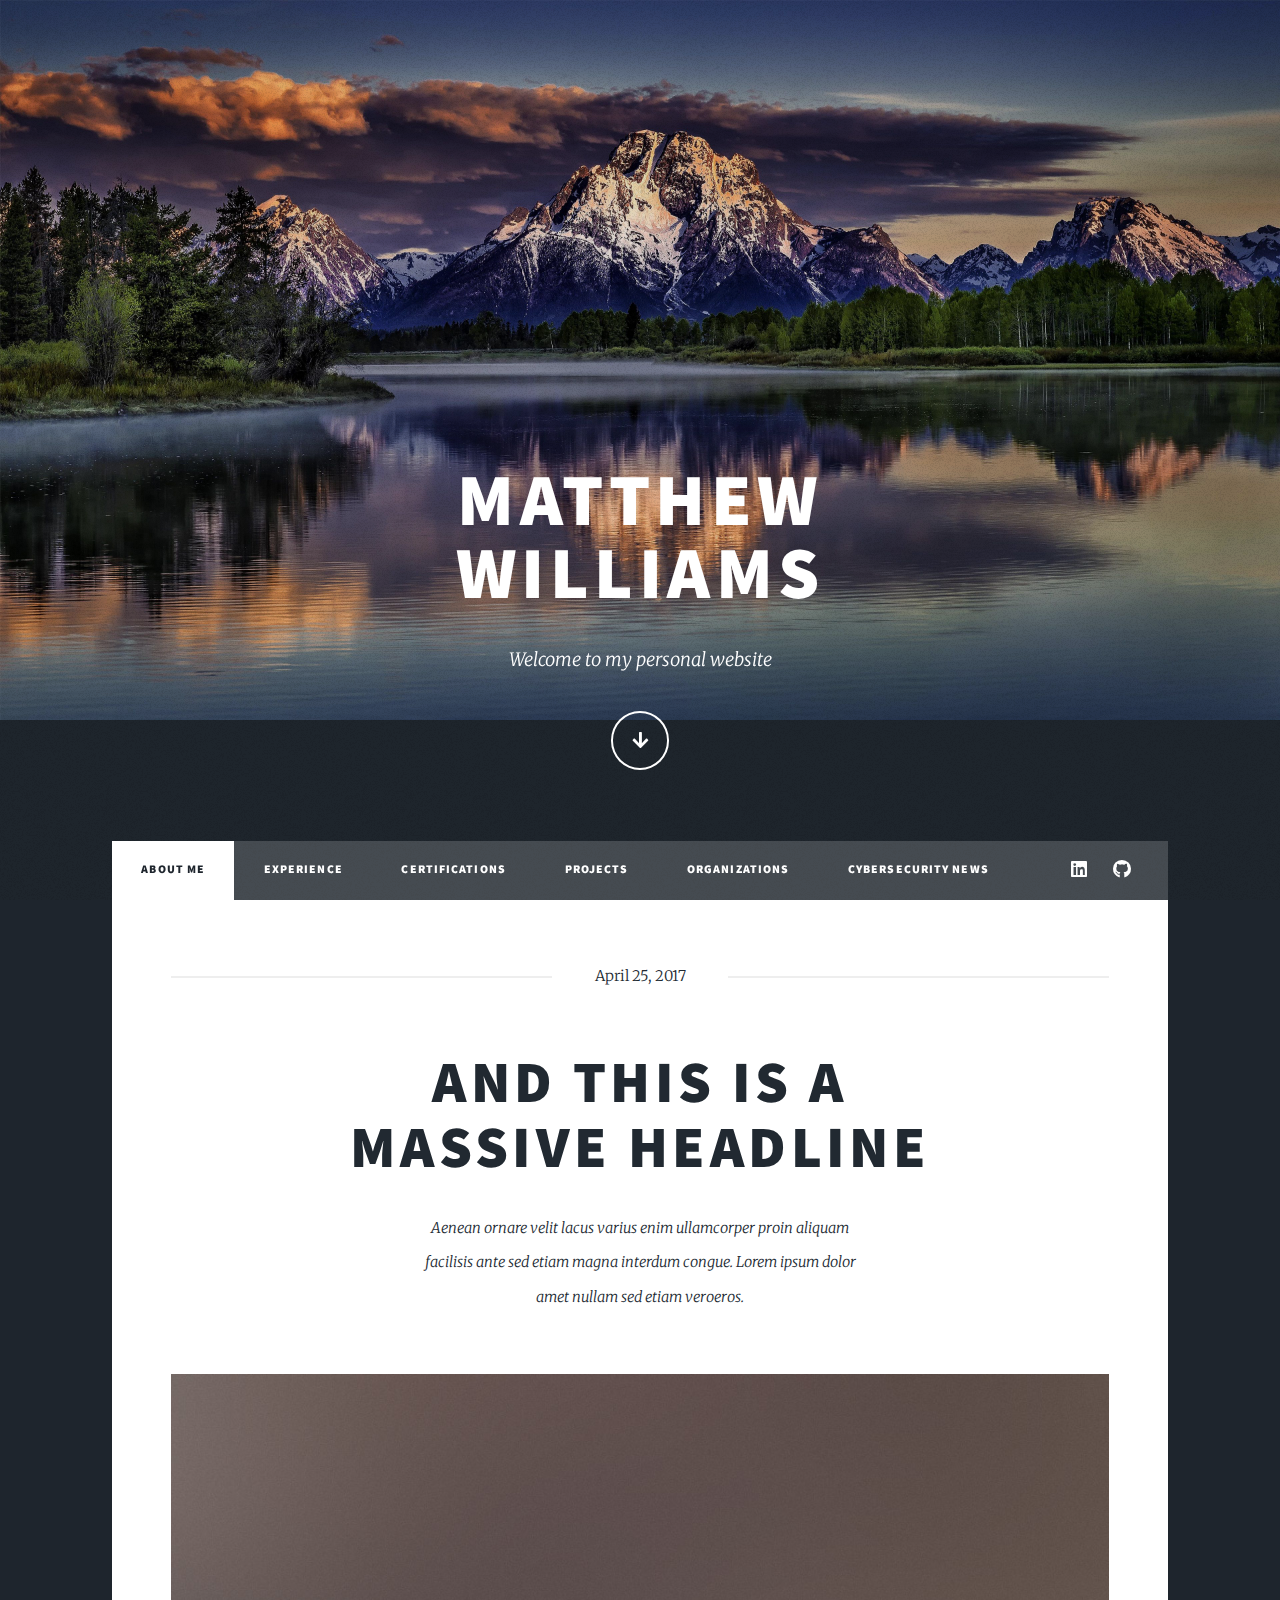
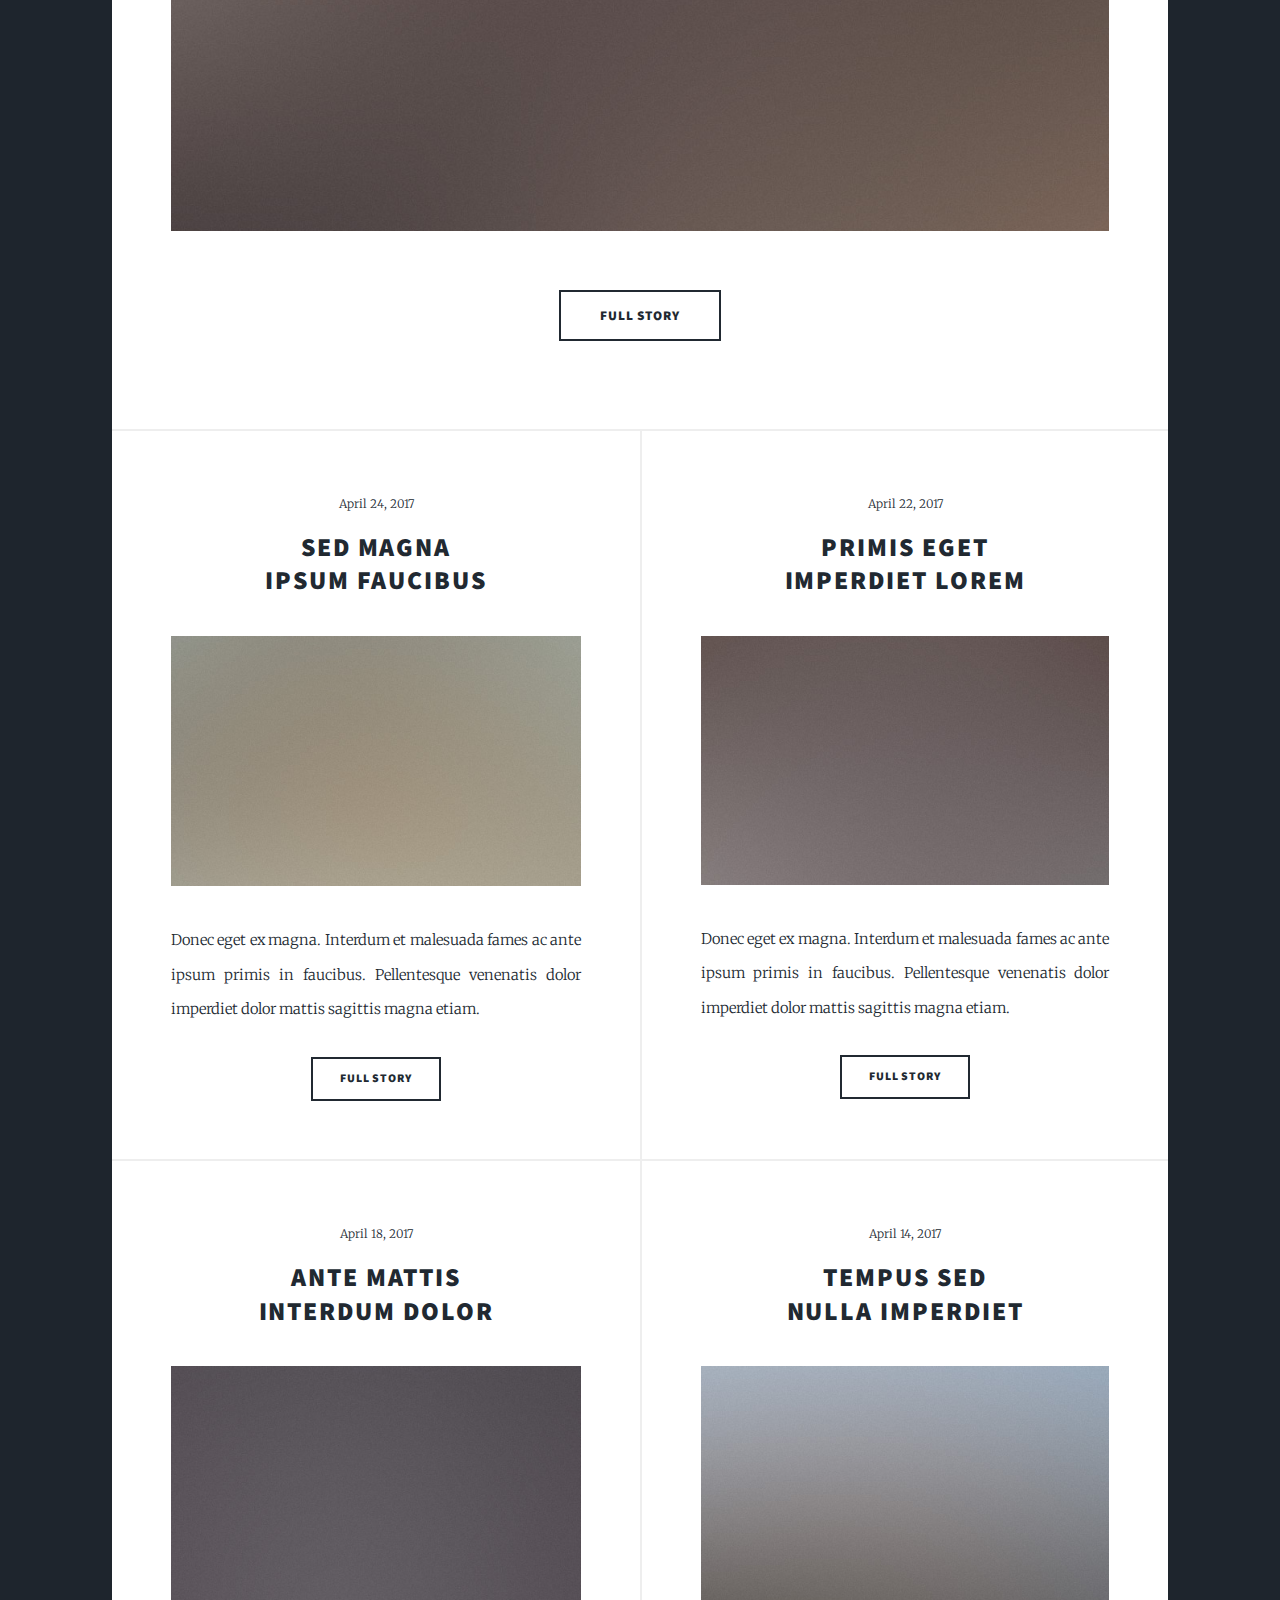
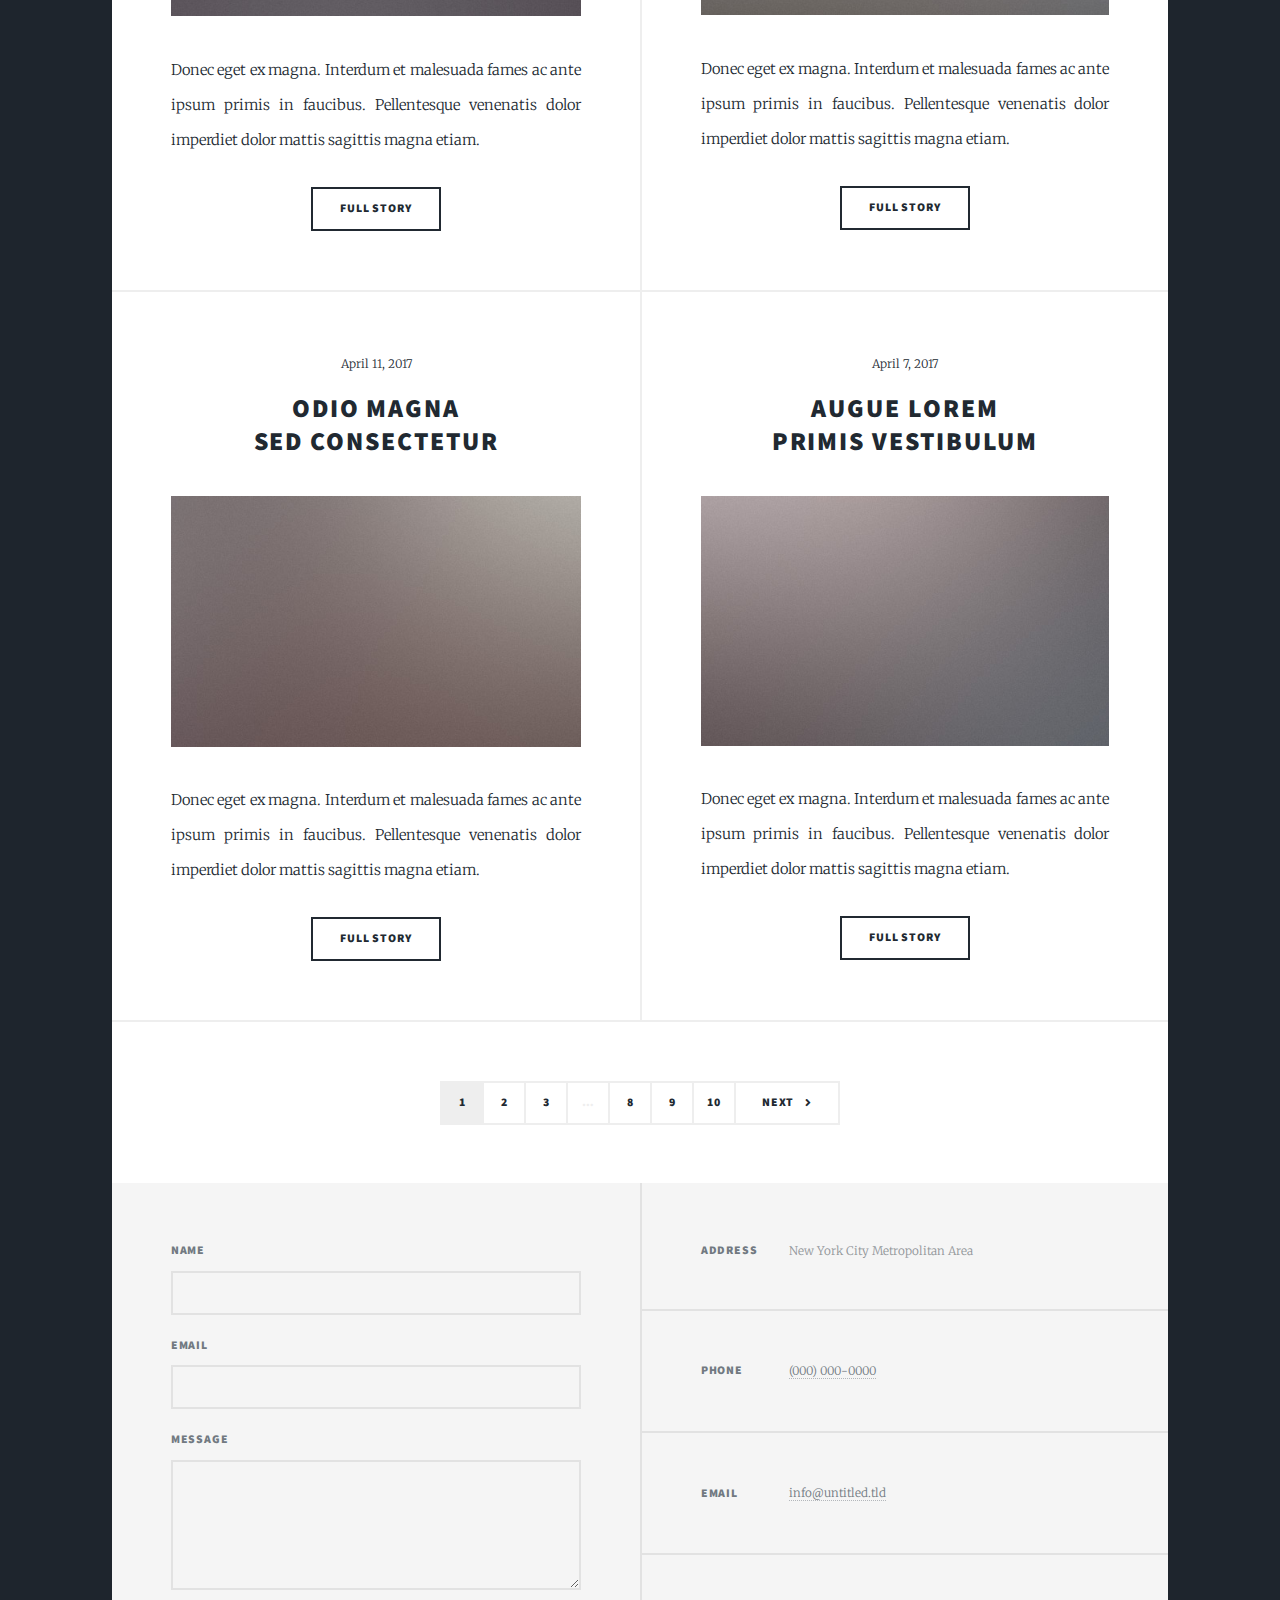
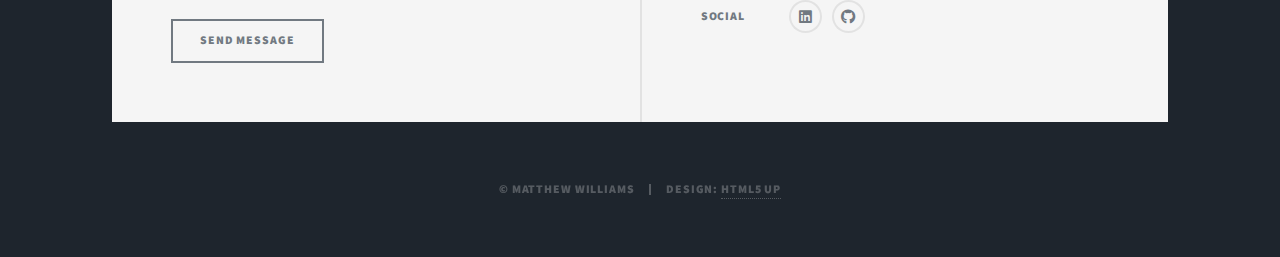
<file: news.html>
<!DOCTYPE HTML>
<!--
	Massively by HTML5 UP
	html5up.net | @ajlkn
	Free for personal and commercial use under the CCA 3.0 license (html5up.net/license)
-->
<html>
	<head>
		<title>Matthew Williams</title>
		<meta charset="utf-8" />
		<meta name="viewport" content="width=device-width, initial-scale=1, user-scalable=no" />
		<link rel="stylesheet" href="assets/css/main.css" />
		<noscript><link rel="stylesheet" href="assets/css/noscript.css" /></noscript>
	</head>
	<body class="is-preload">

		<!-- Wrapper -->
			<div id="wrapper" class="fade-in">

				<!-- Intro -->
					<div id="intro">
						<h1>Matthew<br />
						Williams</h1>
						<p>Welcome to my personal website</p>
						<ul class="actions">
							<li><a href="#header" class="button icon solid solo fa-arrow-down scrolly">Continue</a></li>
						</ul>
					</div>

				<!-- Header -->
					<header id="header">
						<a href="index.html" class="logo">Matthew Williams</a>
					</header>

				<!-- Nav -->
					<nav id="nav">
						<ul class="links">
							<li class="active"><a href="index.html">About Me</a></li>
							<li><a href="generic.html">Experience</a></li>
							<li><a href="generic.html">certifications</a></li>
							<li><a href="elements.html">Projects</a></li>
							<li><a href="elements.html">Organizations</a></li>
							<li><a href="elements.html">cybersecurity News</a></li>
						</ul>
						<ul class="icons">
							<li><a href="https://www.linkedin.com/in/matthew-s-williams-m3d19/" class="icon brands fa-linkedin"><span class="label">Linkedin</span></a></li>
							<li><a href="https://github.com/Matthewillia43" class="icon brands fa-github"><span class="label">GitHub</span></a></li>
						</ul>
					</nav>

				<!-- Main -->
					<div id="main">

						<!-- Featured Post -->
							<article class="post featured">
								<header class="major">
									<span class="date">April 25, 2017</span>
									<h2><a href="#">And this is a<br />
									massive headline</a></h2>
									<p>Aenean ornare velit lacus varius enim ullamcorper proin aliquam<br />
									facilisis ante sed etiam magna interdum congue. Lorem ipsum dolor<br />
									amet nullam sed etiam veroeros.</p>
								</header>
								<a href="#" class="image main"><img src="images/pic01.jpg" alt="" /></a>
								<ul class="actions special">
									<li><a href="#" class="button large">Full Story</a></li>
								</ul>
							</article>

						<!-- Posts -->
							<section class="posts">
								<article>
									<header>
										<span class="date">April 24, 2017</span>
										<h2><a href="#">Sed magna<br />
										ipsum faucibus</a></h2>
									</header>
									<a href="#" class="image fit"><img src="images/pic02.jpg" alt="" /></a>
									<p>Donec eget ex magna. Interdum et malesuada fames ac ante ipsum primis in faucibus. Pellentesque venenatis dolor imperdiet dolor mattis sagittis magna etiam.</p>
									<ul class="actions special">
										<li><a href="#" class="button">Full Story</a></li>
									</ul>
								</article>
								<article>
									<header>
										<span class="date">April 22, 2017</span>
										<h2><a href="#">Primis eget<br />
										imperdiet lorem</a></h2>
									</header>
									<a href="#" class="image fit"><img src="images/pic03.jpg" alt="" /></a>
									<p>Donec eget ex magna. Interdum et malesuada fames ac ante ipsum primis in faucibus. Pellentesque venenatis dolor imperdiet dolor mattis sagittis magna etiam.</p>
									<ul class="actions special">
										<li><a href="#" class="button">Full Story</a></li>
									</ul>
								</article>
								<article>
									<header>
										<span class="date">April 18, 2017</span>
										<h2><a href="#">Ante mattis<br />
										interdum dolor</a></h2>
									</header>
									<a href="#" class="image fit"><img src="images/pic04.jpg" alt="" /></a>
									<p>Donec eget ex magna. Interdum et malesuada fames ac ante ipsum primis in faucibus. Pellentesque venenatis dolor imperdiet dolor mattis sagittis magna etiam.</p>
									<ul class="actions special">
										<li><a href="#" class="button">Full Story</a></li>
									</ul>
								</article>
								<article>
									<header>
										<span class="date">April 14, 2017</span>
										<h2><a href="#">Tempus sed<br />
										nulla imperdiet</a></h2>
									</header>
									<a href="#" class="image fit"><img src="images/pic05.jpg" alt="" /></a>
									<p>Donec eget ex magna. Interdum et malesuada fames ac ante ipsum primis in faucibus. Pellentesque venenatis dolor imperdiet dolor mattis sagittis magna etiam.</p>
									<ul class="actions special">
										<li><a href="#" class="button">Full Story</a></li>
									</ul>
								</article>
								<article>
									<header>
										<span class="date">April 11, 2017</span>
										<h2><a href="#">Odio magna<br />
										sed consectetur</a></h2>
									</header>
									<a href="#" class="image fit"><img src="images/pic06.jpg" alt="" /></a>
									<p>Donec eget ex magna. Interdum et malesuada fames ac ante ipsum primis in faucibus. Pellentesque venenatis dolor imperdiet dolor mattis sagittis magna etiam.</p>
									<ul class="actions special">
										<li><a href="#" class="button">Full Story</a></li>
									</ul>
								</article>
								<article>
									<header>
										<span class="date">April 7, 2017</span>
										<h2><a href="#">Augue lorem<br />
										primis vestibulum</a></h2>
									</header>
									<a href="#" class="image fit"><img src="images/pic07.jpg" alt="" /></a>
									<p>Donec eget ex magna. Interdum et malesuada fames ac ante ipsum primis in faucibus. Pellentesque venenatis dolor imperdiet dolor mattis sagittis magna etiam.</p>
									<ul class="actions special">
										<li><a href="#" class="button">Full Story</a></li>
									</ul>
								</article>
							</section>

						<!-- Footer -->
							<footer>
								<div class="pagination">
									<!--<a href="#" class="previous">Prev</a>-->
									<a href="#" class="page active">1</a>
									<a href="#" class="page">2</a>
									<a href="#" class="page">3</a>
									<span class="extra">&hellip;</span>
									<a href="#" class="page">8</a>
									<a href="#" class="page">9</a>
									<a href="#" class="page">10</a>
									<a href="#" class="next">Next</a>
								</div>
							</footer>

					</div>

				<!-- Footer -->
					<footer id="footer">
						<section>
							<form method="post" action="#">
								<div class="fields">
									<div class="field">
										<label for="name">Name</label>
										<input type="text" name="name" id="name" />
									</div>
									<div class="field">
										<label for="email">Email</label>
										<input type="text" name="email" id="email" />
									</div>
									<div class="field">
										<label for="message">Message</label>
										<textarea name="message" id="message" rows="3"></textarea>
									</div>
								</div>
								<ul class="actions">
									<li><input type="submit" value="Send Message" /></li>
								</ul>
							</form>
						</section>
						<section class="split contact">
							<section class="alt">
								<h3>Address</h3>
								<p>New York City Metropolitan Area</p>
							</section>
							<section>
								<h3>Phone</h3>
								<p><a href="#">(000) 000-0000</a></p>
							</section>
							<section>
								<h3>Email</h3>
								<p><a href="#">info@untitled.tld</a></p>
							</section>
							<section>
								<h3>Social</h3>
								<ul class="icons alt">
									<li><a href="https://www.linkedin.com/in/matthew-s-williams-m3d19/" class="icon brands fa-linkedin"><span class="label">Linkedin</span></a></li>
									<li><a href="https://github.com/Matthewillia43" class="icon brands fa-github"><span class="label">GitHub</span></a></li>
								</ul>
							</section>
						</section>
					</footer>

				<!-- Copyright -->
					<div id="copyright">
						<ul><li>&copy; Matthew Williams</li><li>Design: <a href="https://html5up.net">HTML5 UP</a></li></ul>
					</div>

			</div>

		<!-- Scripts -->
			<script src="assets/js/jquery.min.js"></script>
			<script src="assets/js/jquery.scrollex.min.js"></script>
			<script src="assets/js/jquery.scrolly.min.js"></script>
			<script src="assets/js/browser.min.js"></script>
			<script src="assets/js/breakpoints.min.js"></script>
			<script src="assets/js/util.js"></script>
			<script src="assets/js/main.js"></script>

	</body>

</html>
</file>
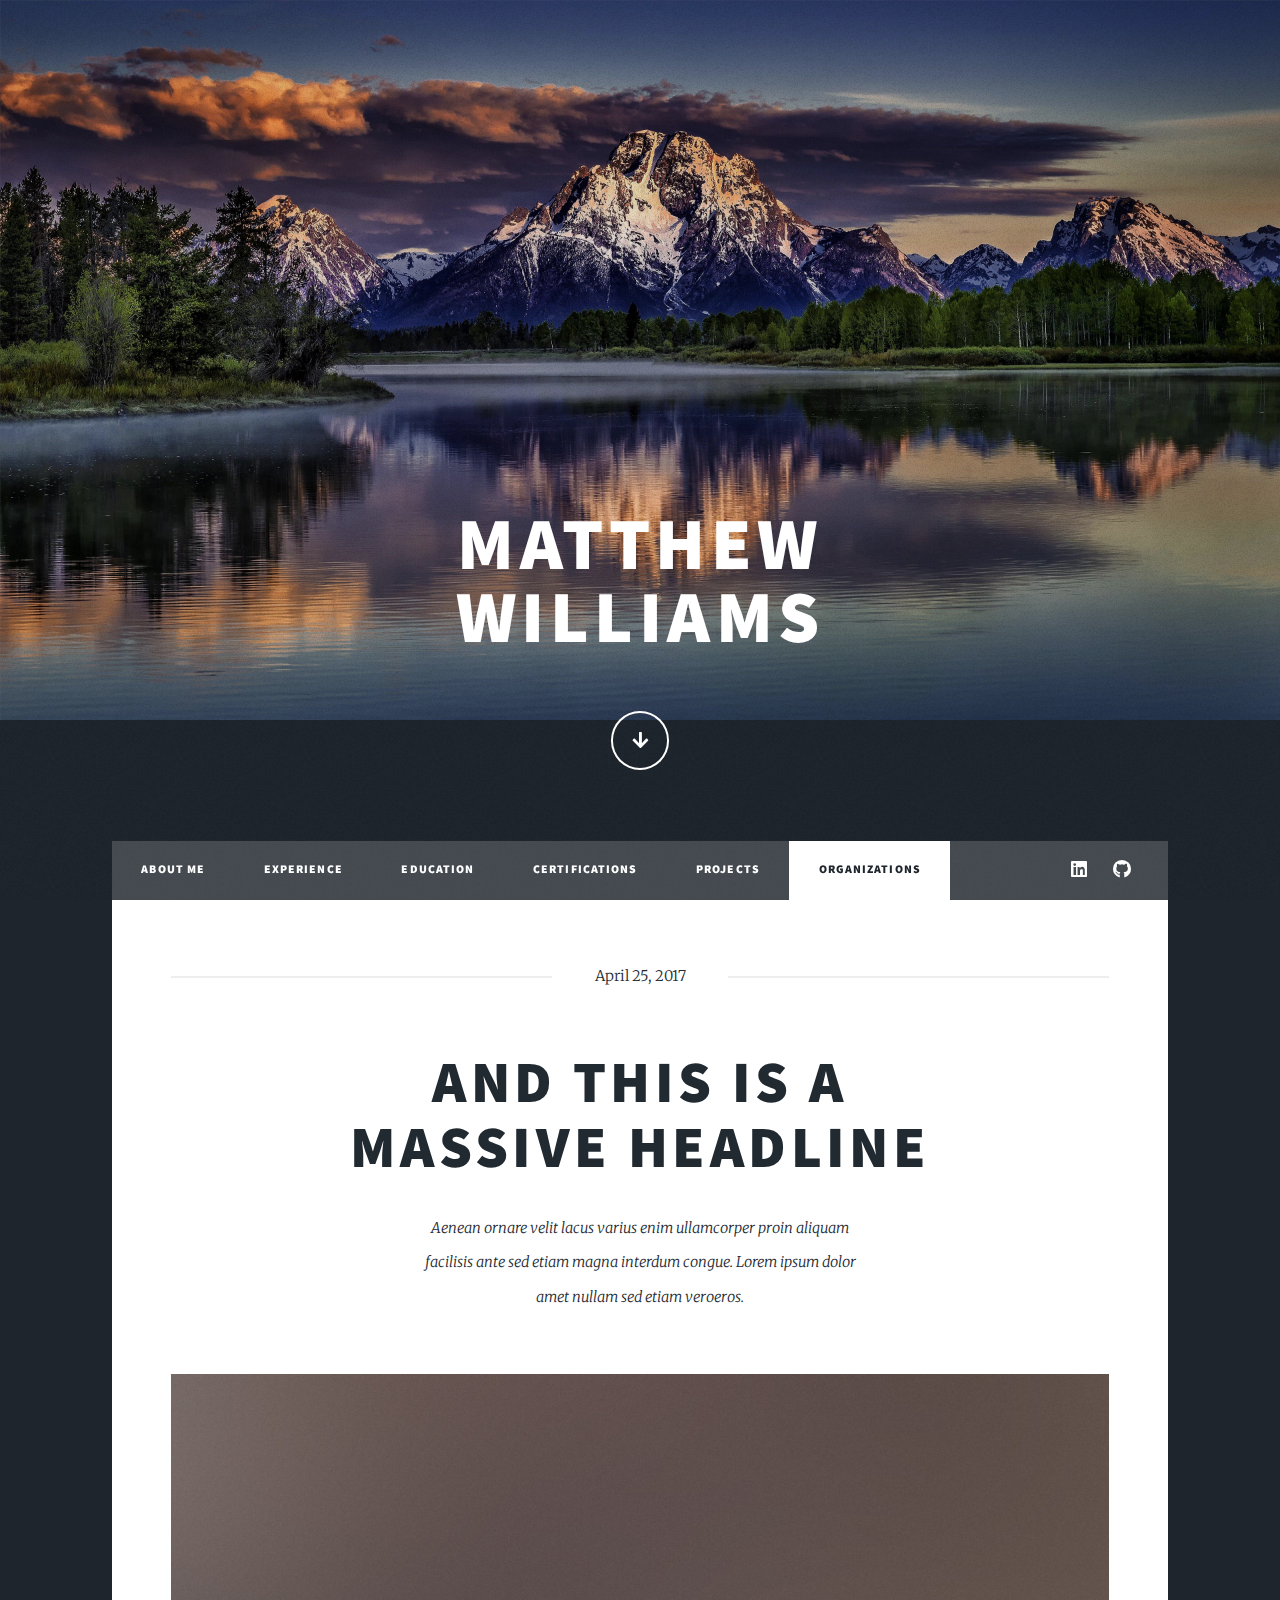
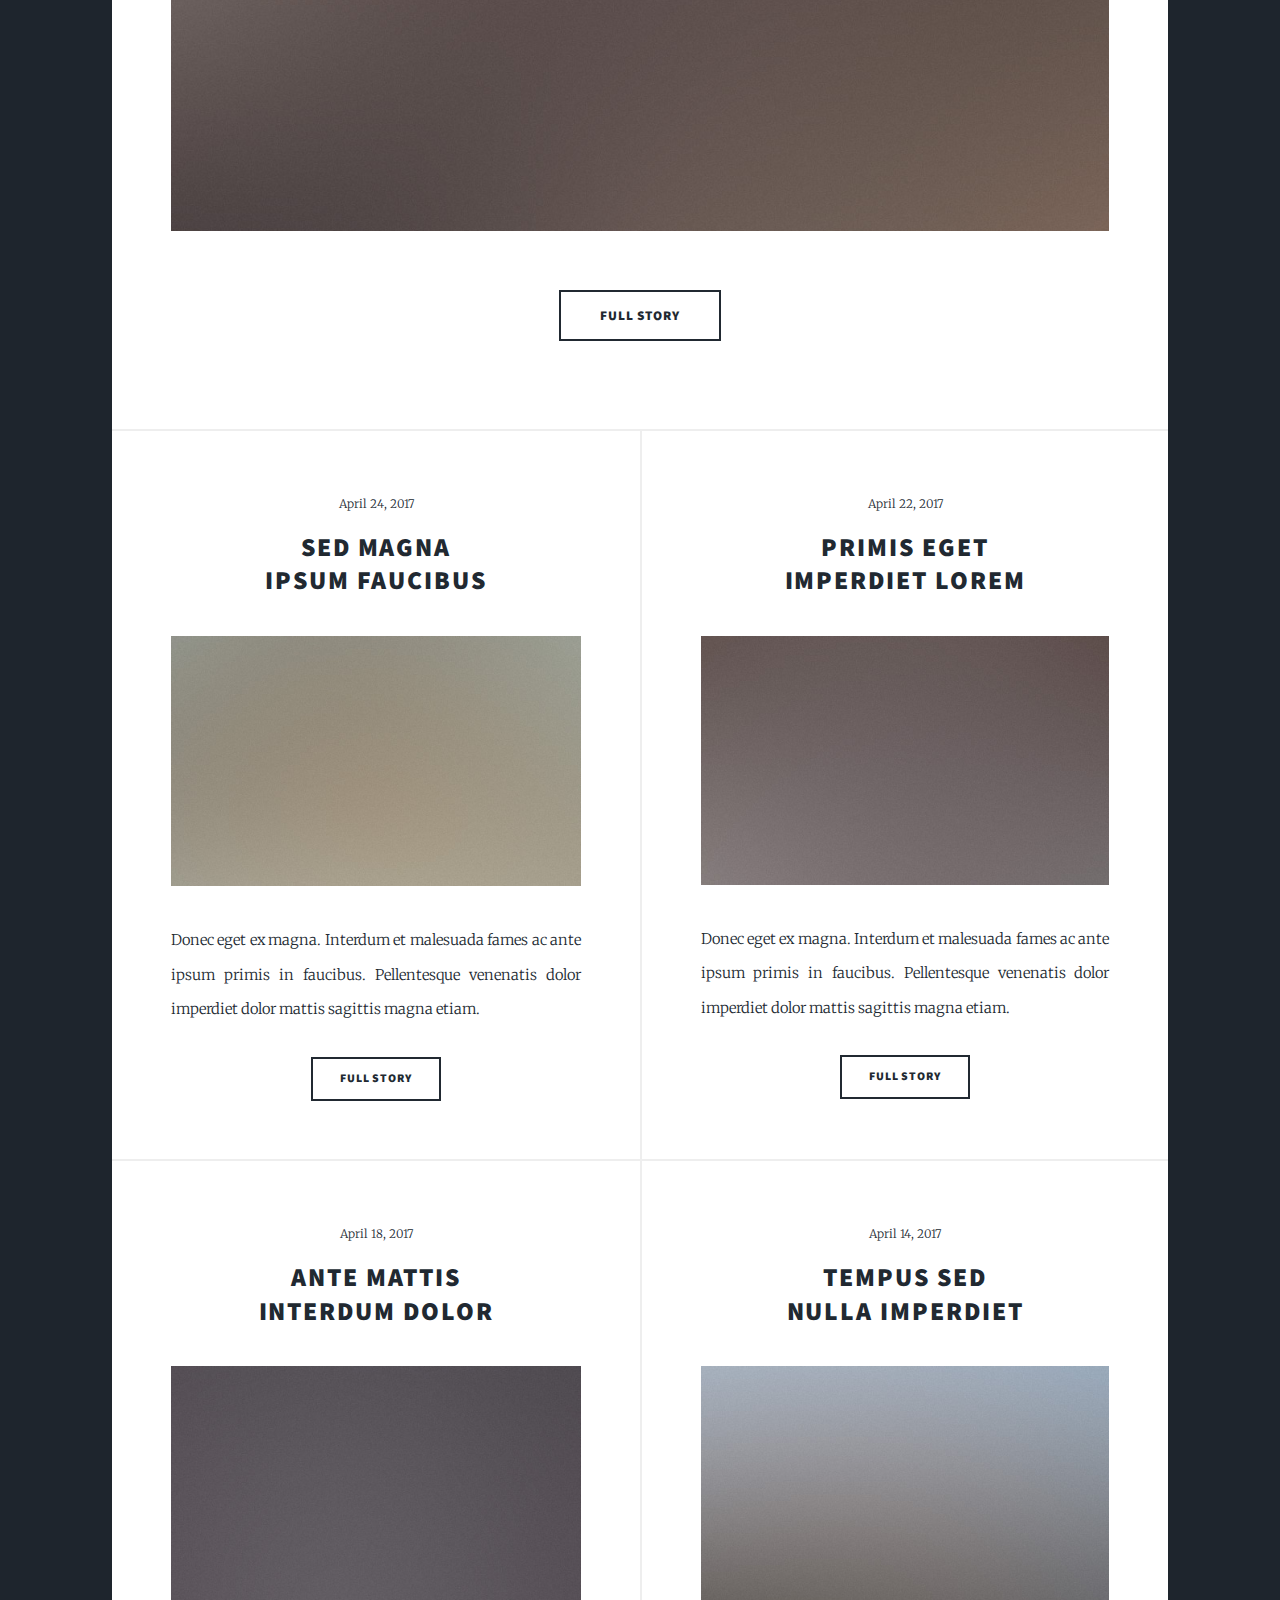
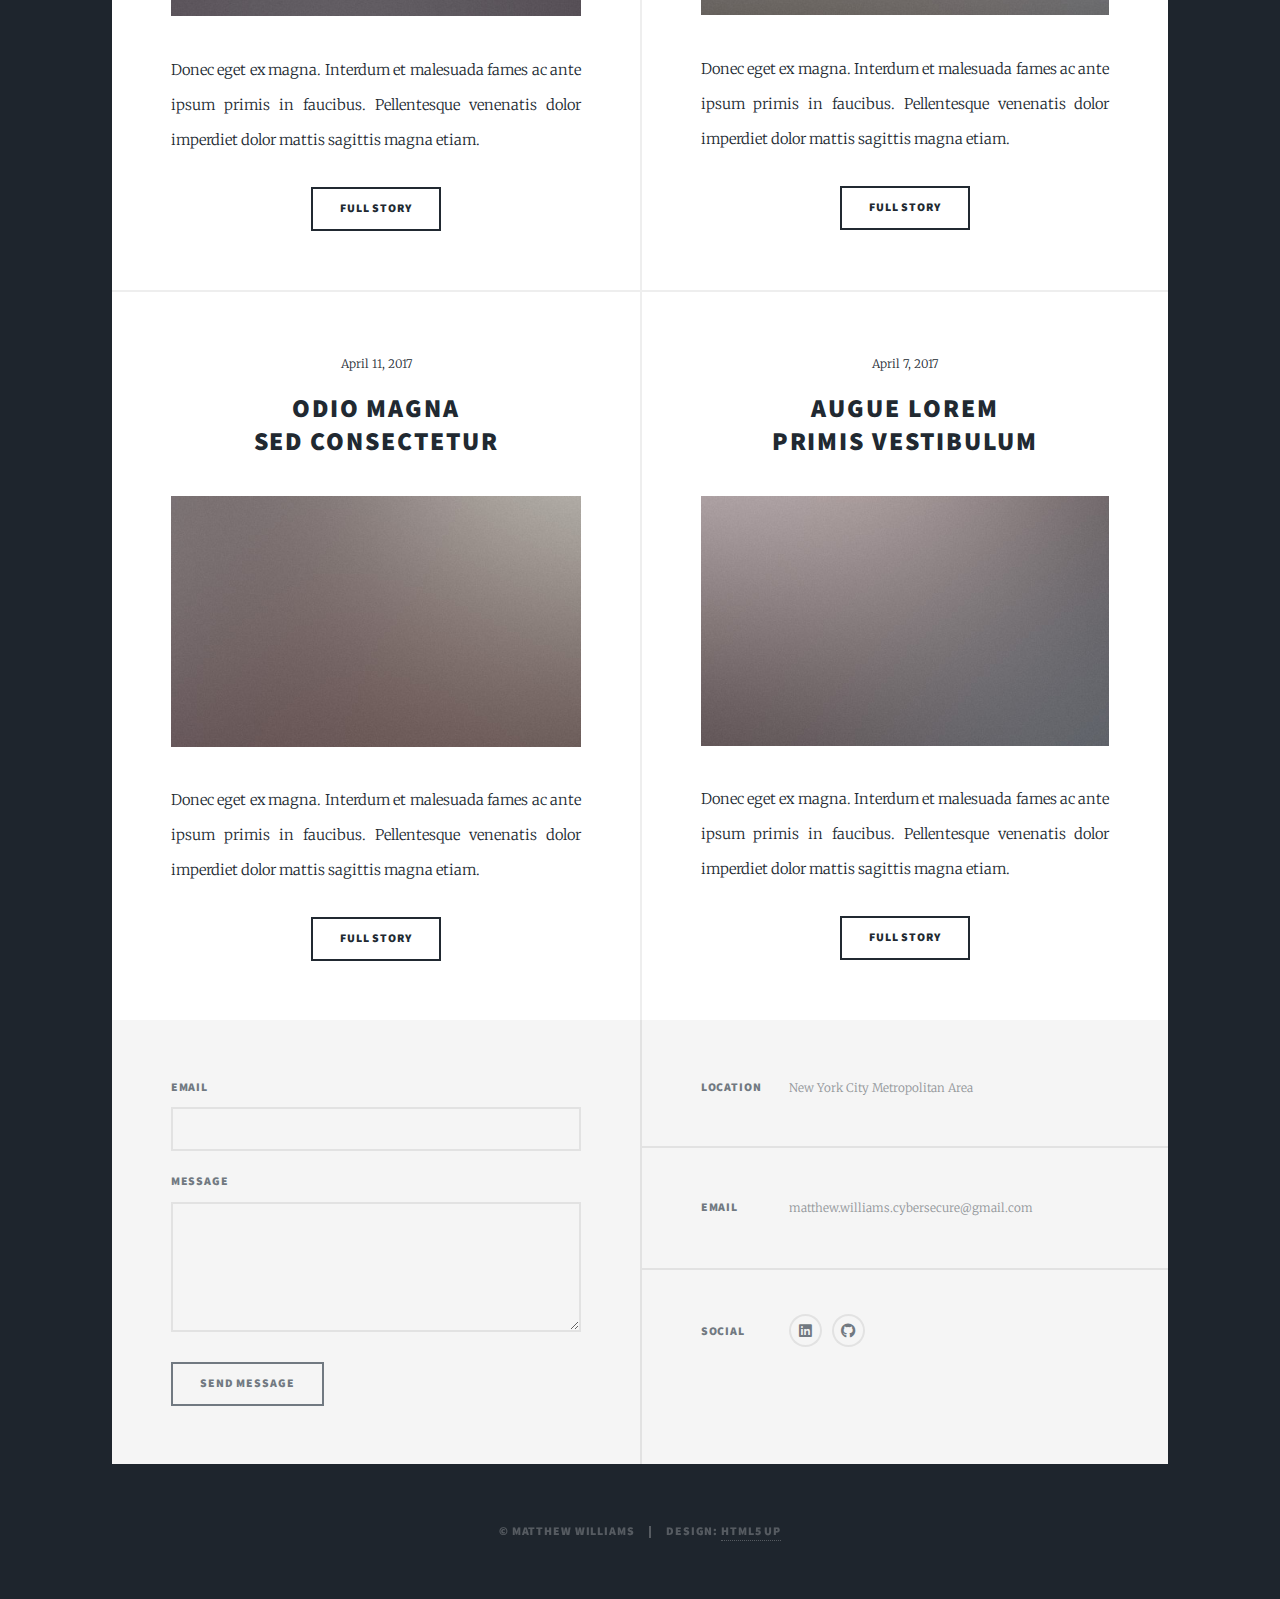
<file: Organizations.html>
<!DOCTYPE HTML>
<!--
	Massively by HTML5 UP
	html5up.net | @ajlkn
	Free for personal and commercial use under the CCA 3.0 license (html5up.net/license)
-->
<html>
	<head>
		<title>Matthew Williams</title>
		<meta charset="utf-8" />
		<meta name="viewport" content="width=device-width, initial-scale=1, user-scalable=no" />
		<link rel="stylesheet" href="assets/css/main.css" />
		<noscript><link rel="stylesheet" href="assets/css/noscript.css" /></noscript>
	</head>
	<body class="is-preload">

		<!-- Wrapper -->
			<div id="wrapper" class="fade-in">

				<!-- Intro -->
					<div id="intro">
						<h1>Matthew<br />
						Williams</h1>
						<p></p>
						<ul class="actions">
							<li><a href="#header" class="button icon solid solo fa-arrow-down scrolly">Continue</a></li>
						</ul>
					</div>

				<!-- Header -->
					<header id="header">
						<a href="index.html" class="logo">Matthew Williams</a>
					</header>

				<!-- Nav -->
					<nav id="nav">
						<ul class="links">
							<li><a href="index.html">About Me</a></li>
							<li><a href="Experience.html">Experience</a></li>
							<li><a href="education.html">Education</a></li>
							<li><a href="certifications.html">certifications</a></li>
							<li><a href="Projects.html">Projects</a></li>
							<li class="active"><a href="Organizations.html">Organizations</a></li>
							
						</ul>
						<ul class="icons">
							<li><a href="https://www.linkedin.com/in/matthew-s-williams-m3d19/" class="icon brands fa-linkedin"><span class="label">Linkedin</span></a></li>
							<li><a href="https://github.com/Matthewillia43" class="icon brands fa-github"><span class="label">GitHub</span></a></li>
						</ul>
					</nav>

				<!-- Main -->
					<div id="main">

						<!-- Featured Post -->
							<article class="post featured">
								<header class="major">
									<span class="date">April 25, 2017</span>
									<h2><a href="#">And this is a<br />
									massive headline</a></h2>
									<p>Aenean ornare velit lacus varius enim ullamcorper proin aliquam<br />
									facilisis ante sed etiam magna interdum congue. Lorem ipsum dolor<br />
									amet nullam sed etiam veroeros.</p>
								</header>
								<a href="#" class="image main"><img src="images/pic01.jpg" alt="" /></a>
								<ul class="actions special">
									<li><a href="#" class="button large">Full Story</a></li>
								</ul>
							</article>

						<!-- Posts -->
							<section class="posts">
								<article>
									<header>
										<span class="date">April 24, 2017</span>
										<h2><a href="#">Sed magna<br />
										ipsum faucibus</a></h2>
									</header>
									<a href="#" class="image fit"><img src="images/pic02.jpg" alt="" /></a>
									<p>Donec eget ex magna. Interdum et malesuada fames ac ante ipsum primis in faucibus. Pellentesque venenatis dolor imperdiet dolor mattis sagittis magna etiam.</p>
									<ul class="actions special">
										<li><a href="#" class="button">Full Story</a></li>
									</ul>
								</article>
								<article>
									<header>
										<span class="date">April 22, 2017</span>
										<h2><a href="#">Primis eget<br />
										imperdiet lorem</a></h2>
									</header>
									<a href="#" class="image fit"><img src="images/pic03.jpg" alt="" /></a>
									<p>Donec eget ex magna. Interdum et malesuada fames ac ante ipsum primis in faucibus. Pellentesque venenatis dolor imperdiet dolor mattis sagittis magna etiam.</p>
									<ul class="actions special">
										<li><a href="#" class="button">Full Story</a></li>
									</ul>
								</article>
								<article>
									<header>
										<span class="date">April 18, 2017</span>
										<h2><a href="#">Ante mattis<br />
										interdum dolor</a></h2>
									</header>
									<a href="#" class="image fit"><img src="images/pic04.jpg" alt="" /></a>
									<p>Donec eget ex magna. Interdum et malesuada fames ac ante ipsum primis in faucibus. Pellentesque venenatis dolor imperdiet dolor mattis sagittis magna etiam.</p>
									<ul class="actions special">
										<li><a href="#" class="button">Full Story</a></li>
									</ul>
								</article>
								<article>
									<header>
										<span class="date">April 14, 2017</span>
										<h2><a href="#">Tempus sed<br />
										nulla imperdiet</a></h2>
									</header>
									<a href="#" class="image fit"><img src="images/pic05.jpg" alt="" /></a>
									<p>Donec eget ex magna. Interdum et malesuada fames ac ante ipsum primis in faucibus. Pellentesque venenatis dolor imperdiet dolor mattis sagittis magna etiam.</p>
									<ul class="actions special">
										<li><a href="#" class="button">Full Story</a></li>
									</ul>
								</article>
								<article>
									<header>
										<span class="date">April 11, 2017</span>
										<h2><a href="#">Odio magna<br />
										sed consectetur</a></h2>
									</header>
									<a href="#" class="image fit"><img src="images/pic06.jpg" alt="" /></a>
									<p>Donec eget ex magna. Interdum et malesuada fames ac ante ipsum primis in faucibus. Pellentesque venenatis dolor imperdiet dolor mattis sagittis magna etiam.</p>
									<ul class="actions special">
										<li><a href="#" class="button">Full Story</a></li>
									</ul>
								</article>
								<article>
									<header>
										<span class="date">April 7, 2017</span>
										<h2><a href="#">Augue lorem<br />
										primis vestibulum</a></h2>
									</header>
									<a href="#" class="image fit"><img src="images/pic07.jpg" alt="" /></a>
									<p>Donec eget ex magna. Interdum et malesuada fames ac ante ipsum primis in faucibus. Pellentesque venenatis dolor imperdiet dolor mattis sagittis magna etiam.</p>
									<ul class="actions special">
										<li><a href="#" class="button">Full Story</a></li>
									</ul>
								</article>
							</section>

						
					</div>

				<!-- Footer -->
					<footer id="footer">
						<section>
							<form method="post" action="#">
								<div class="fields">
									<div class="field">
										<label for="email">Email</label>
										<input type="text" name="email" id="email" />
									</div>
									<div class="field">
										<label for="message">Message</label>
										<textarea name="message" id="message" rows="3"></textarea>
									</div>
								</div>
								<ul class="actions">
									<li><input type="submit" value="Send Message" /></li>
								</ul>
							</form>
						</section>
						<section class="split contact">
							<section class="alt">
								<h3>Location</h3>
								<p>New York City Metropolitan Area</p>
							</section>
							<section>
								<h3>Email</h3>
								<p>matthew.williams.cybersecure@gmail.com</p>
							</section>
							<section>
								<h3>Social</h3>
								<ul class="icons alt">
									<li><a href="https://www.linkedin.com/in/matthew-s-williams-m3d19/" class="icon brands fa-linkedin"><span class="label">Linkedin</span></a></li>
									<li><a href="https://github.com/Matthewillia43" class="icon brands fa-github"><span class="label">GitHub</span></a></li>
								</ul>
							</section>
						</section>
					</footer>

				<!-- Copyright -->
					<div id="copyright">
						<ul><li>&copy; Matthew Williams</li><li>Design: <a href="https://html5up.net">HTML5 UP</a></li></ul>
					</div>

			</div>

		<!-- Scripts -->
			<script src="assets/js/jquery.min.js"></script>
			<script src="assets/js/jquery.scrollex.min.js"></script>
			<script src="assets/js/jquery.scrolly.min.js"></script>
			<script src="assets/js/browser.min.js"></script>
			<script src="assets/js/breakpoints.min.js"></script>
			<script src="assets/js/util.js"></script>
			<script src="assets/js/main.js"></script>

	</body>

</html>
</file>
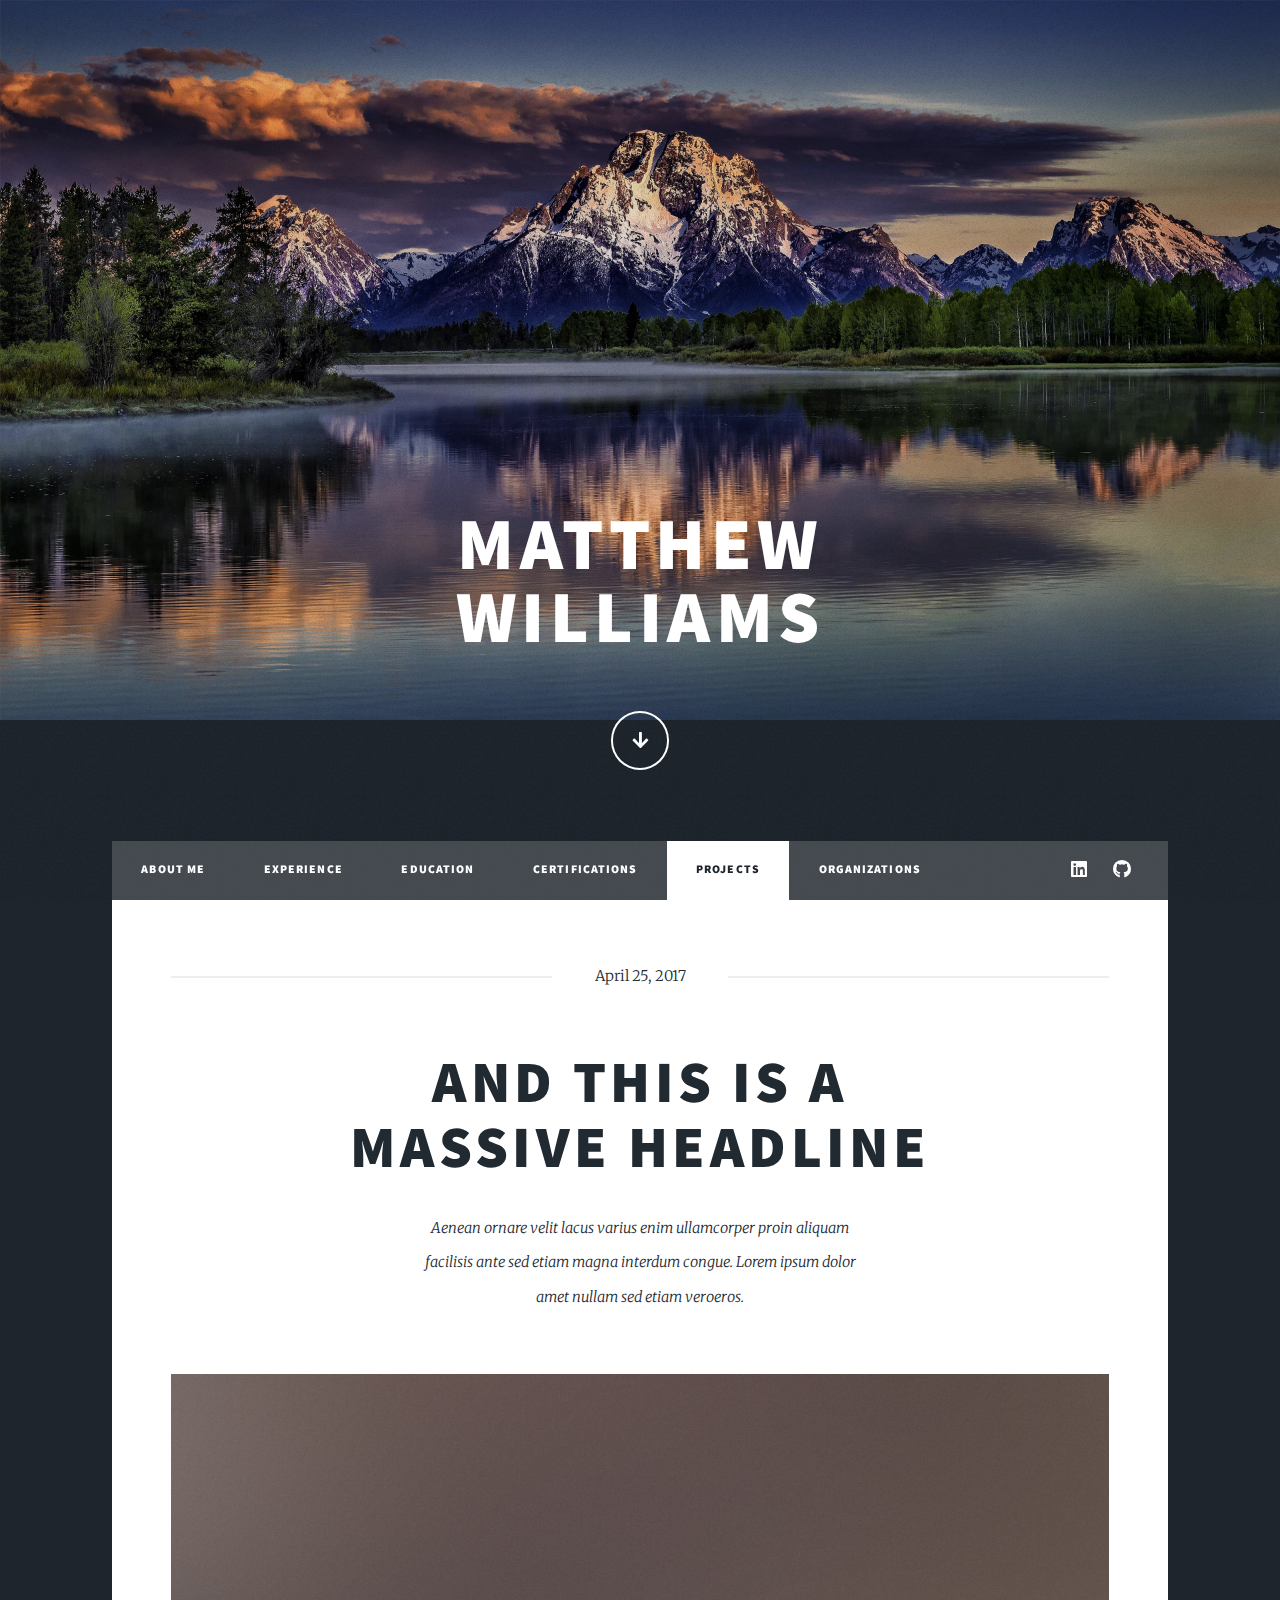
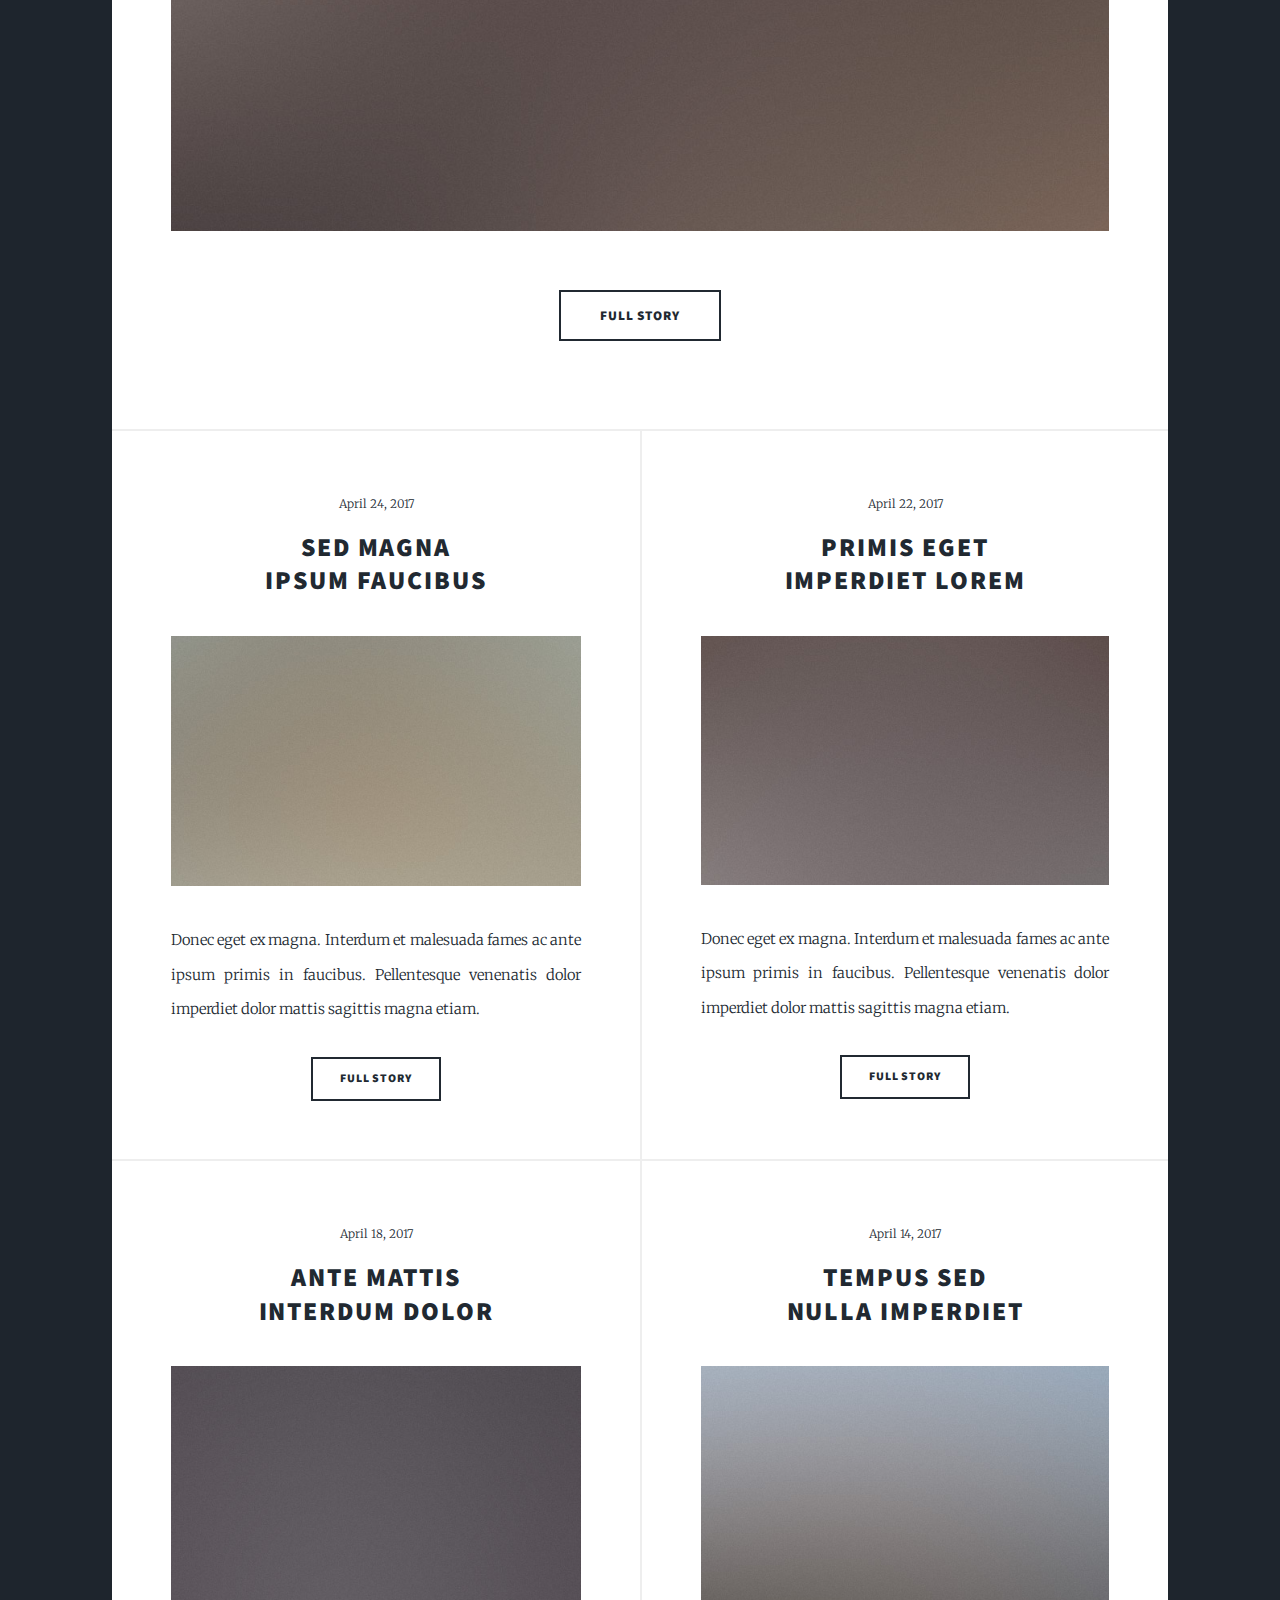
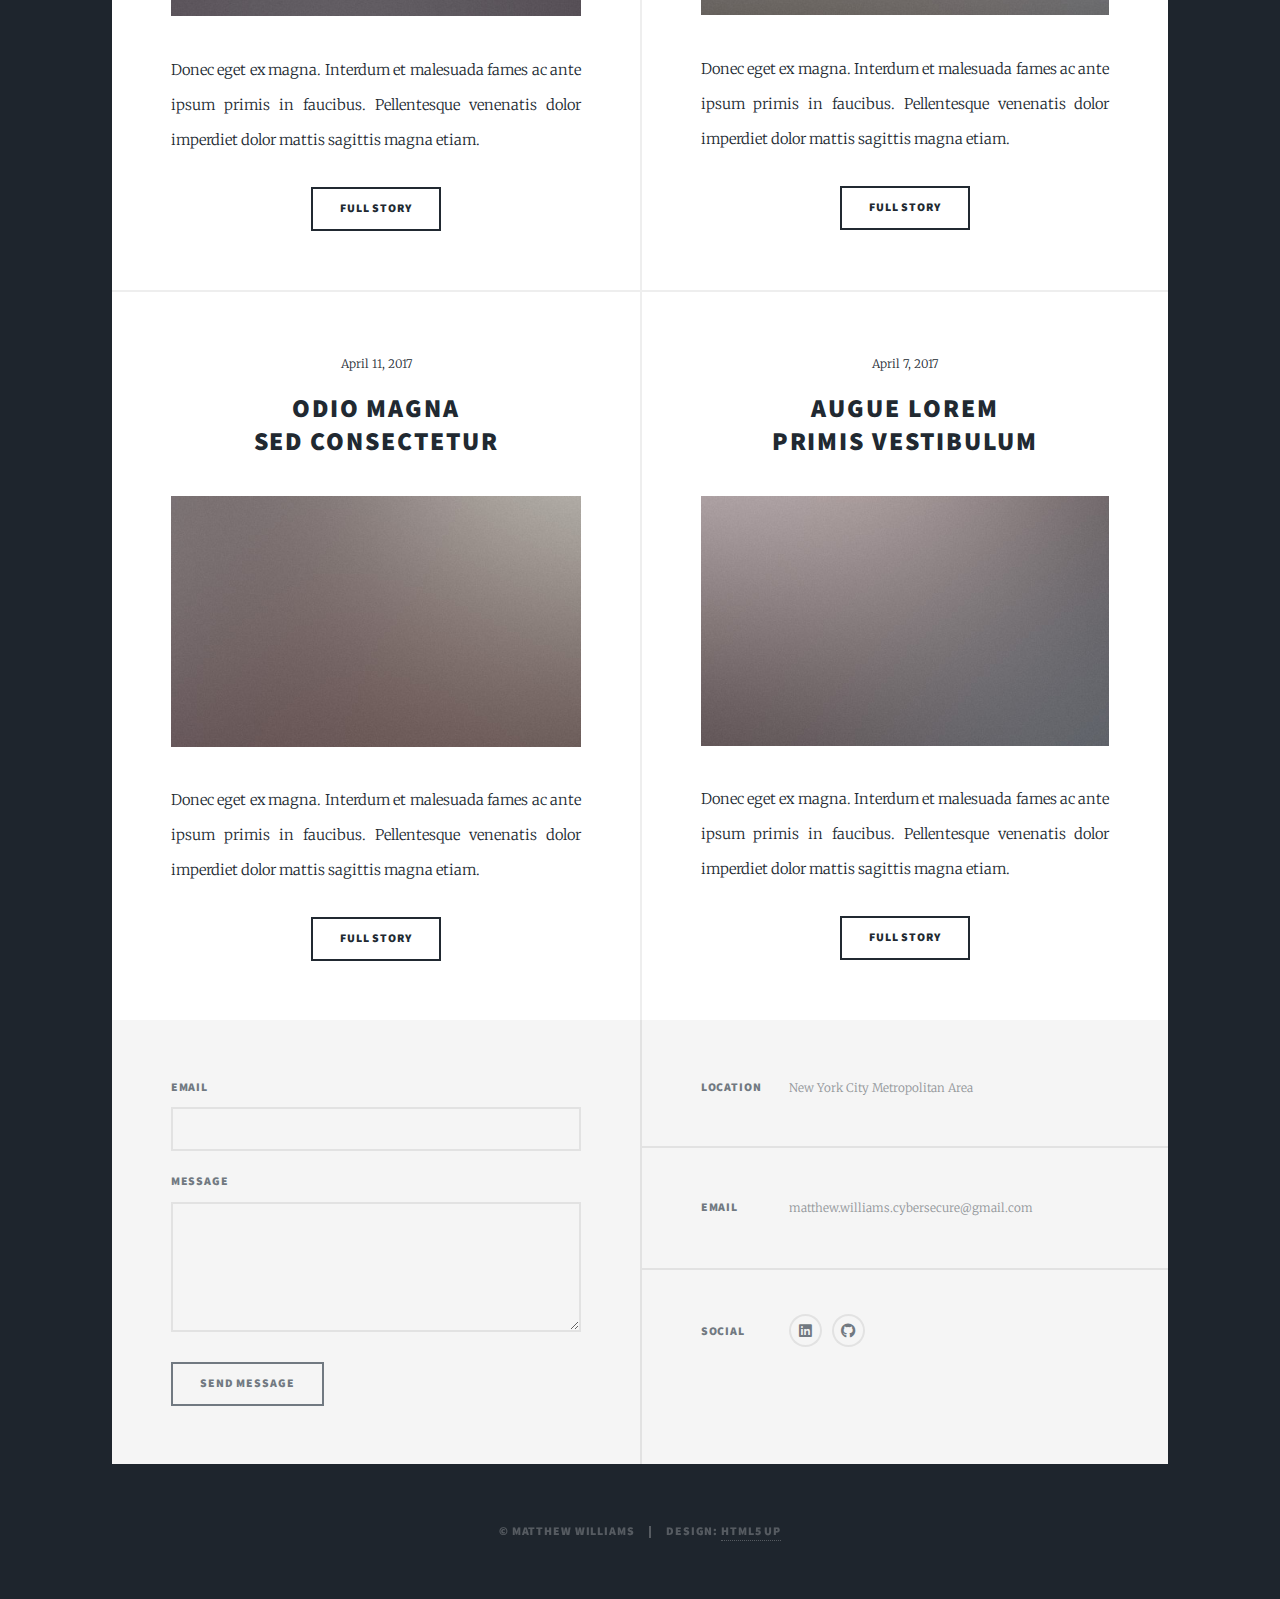
<file: Projects.html>
<!DOCTYPE HTML>
<!--
	Massively by HTML5 UP
	html5up.net | @ajlkn
	Free for personal and commercial use under the CCA 3.0 license (html5up.net/license)
-->
<html>
	<head>
		<title>Matthew Williams</title>
		<meta charset="utf-8" />
		<meta name="viewport" content="width=device-width, initial-scale=1, user-scalable=no" />
		<link rel="stylesheet" href="assets/css/main.css" />
		<noscript><link rel="stylesheet" href="assets/css/noscript.css" /></noscript>
	</head>
	<body class="is-preload">

		<!-- Wrapper -->
			<div id="wrapper" class="fade-in">

				<!-- Intro -->
					<div id="intro">
						<h1>Matthew<br />
						Williams</h1>
						<p></p>
						<ul class="actions">
							<li><a href="#header" class="button icon solid solo fa-arrow-down scrolly">Continue</a></li>
						</ul>
					</div>

				<!-- Header -->
					<header id="header">
						<a href="index.html" class="logo">Matthew Williams</a>
					</header>

				<!-- Nav -->
					<nav id="nav">
						<ul class="links">
							<li><a href="index.html">About Me</a></li>
							<li><a href="Experience.html">Experience</a></li>
							<li><a href="education.html">Education</a></li>
							<li><a href="certifications.html">certifications</a></li>
							<li class="active"><a href="Projects.html">Projects</a></li>
							<li><a href="Organizations.html">Organizations</a></li>
							
						</ul>
						<ul class="icons">
							<li><a href="https://www.linkedin.com/in/matthew-s-williams-m3d19/" class="icon brands fa-linkedin"><span class="label">Linkedin</span></a></li>
							<li><a href="https://github.com/Matthewillia43" class="icon brands fa-github"><span class="label">GitHub</span></a></li>
						</ul>
					</nav>

				<!-- Main -->
					<div id="main">

						<!-- Featured Post -->
							<article class="post featured">
								<header class="major">
									<span class="date">April 25, 2017</span>
									<h2><a href="#">And this is a<br />
									massive headline</a></h2>
									<p>Aenean ornare velit lacus varius enim ullamcorper proin aliquam<br />
									facilisis ante sed etiam magna interdum congue. Lorem ipsum dolor<br />
									amet nullam sed etiam veroeros.</p>
								</header>
								<a href="#" class="image main"><img src="images/pic01.jpg" alt="" /></a>
								<ul class="actions special">
									<li><a href="#" class="button large">Full Story</a></li>
								</ul>
							</article>

						<!-- Posts -->
							<section class="posts">
								<article>
									<header>
										<span class="date">April 24, 2017</span>
										<h2><a href="#">Sed magna<br />
										ipsum faucibus</a></h2>
									</header>
									<a href="#" class="image fit"><img src="images/pic02.jpg" alt="" /></a>
									<p>Donec eget ex magna. Interdum et malesuada fames ac ante ipsum primis in faucibus. Pellentesque venenatis dolor imperdiet dolor mattis sagittis magna etiam.</p>
									<ul class="actions special">
										<li><a href="#" class="button">Full Story</a></li>
									</ul>
								</article>
								<article>
									<header>
										<span class="date">April 22, 2017</span>
										<h2><a href="#">Primis eget<br />
										imperdiet lorem</a></h2>
									</header>
									<a href="#" class="image fit"><img src="images/pic03.jpg" alt="" /></a>
									<p>Donec eget ex magna. Interdum et malesuada fames ac ante ipsum primis in faucibus. Pellentesque venenatis dolor imperdiet dolor mattis sagittis magna etiam.</p>
									<ul class="actions special">
										<li><a href="#" class="button">Full Story</a></li>
									</ul>
								</article>
								<article>
									<header>
										<span class="date">April 18, 2017</span>
										<h2><a href="#">Ante mattis<br />
										interdum dolor</a></h2>
									</header>
									<a href="#" class="image fit"><img src="images/pic04.jpg" alt="" /></a>
									<p>Donec eget ex magna. Interdum et malesuada fames ac ante ipsum primis in faucibus. Pellentesque venenatis dolor imperdiet dolor mattis sagittis magna etiam.</p>
									<ul class="actions special">
										<li><a href="#" class="button">Full Story</a></li>
									</ul>
								</article>
								<article>
									<header>
										<span class="date">April 14, 2017</span>
										<h2><a href="#">Tempus sed<br />
										nulla imperdiet</a></h2>
									</header>
									<a href="#" class="image fit"><img src="images/pic05.jpg" alt="" /></a>
									<p>Donec eget ex magna. Interdum et malesuada fames ac ante ipsum primis in faucibus. Pellentesque venenatis dolor imperdiet dolor mattis sagittis magna etiam.</p>
									<ul class="actions special">
										<li><a href="#" class="button">Full Story</a></li>
									</ul>
								</article>
								<article>
									<header>
										<span class="date">April 11, 2017</span>
										<h2><a href="#">Odio magna<br />
										sed consectetur</a></h2>
									</header>
									<a href="#" class="image fit"><img src="images/pic06.jpg" alt="" /></a>
									<p>Donec eget ex magna. Interdum et malesuada fames ac ante ipsum primis in faucibus. Pellentesque venenatis dolor imperdiet dolor mattis sagittis magna etiam.</p>
									<ul class="actions special">
										<li><a href="#" class="button">Full Story</a></li>
									</ul>
								</article>
								<article>
									<header>
										<span class="date">April 7, 2017</span>
										<h2><a href="#">Augue lorem<br />
										primis vestibulum</a></h2>
									</header>
									<a href="#" class="image fit"><img src="images/pic07.jpg" alt="" /></a>
									<p>Donec eget ex magna. Interdum et malesuada fames ac ante ipsum primis in faucibus. Pellentesque venenatis dolor imperdiet dolor mattis sagittis magna etiam.</p>
									<ul class="actions special">
										<li><a href="#" class="button">Full Story</a></li>
									</ul>
								</article>
							</section>

						
					</div>

				<!-- Footer -->
					<footer id="footer">
						<section>
							<form method="post" action="#">
								<div class="fields">
									<div class="field">
										<label for="email">Email</label>
										<input type="text" name="email" id="email" />
									</div>
									<div class="field">
										<label for="message">Message</label>
										<textarea name="message" id="message" rows="3"></textarea>
									</div>
								</div>
								<ul class="actions">
									<li><input type="submit" value="Send Message" /></li>
								</ul>
							</form>
						</section>
						<section class="split contact">
							<section class="alt">
								<h3>Location</h3>
								<p>New York City Metropolitan Area</p>
							</section>
							<section>
								<h3>Email</h3>
								<p>matthew.williams.cybersecure@gmail.com</p>
							</section>
							<section>
								<h3>Social</h3>
								<ul class="icons alt">
									<li><a href="https://www.linkedin.com/in/matthew-s-williams-m3d19/" class="icon brands fa-linkedin"><span class="label">Linkedin</span></a></li>
									<li><a href="https://github.com/Matthewillia43" class="icon brands fa-github"><span class="label">GitHub</span></a></li>
								</ul>
							</section>
						</section>
					</footer>

				<!-- Copyright -->
					<div id="copyright">
						<ul><li>&copy; Matthew Williams</li><li>Design: <a href="https://html5up.net">HTML5 UP</a></li></ul>
					</div>

			</div>

		<!-- Scripts -->
			<script src="assets/js/jquery.min.js"></script>
			<script src="assets/js/jquery.scrollex.min.js"></script>
			<script src="assets/js/jquery.scrolly.min.js"></script>
			<script src="assets/js/browser.min.js"></script>
			<script src="assets/js/breakpoints.min.js"></script>
			<script src="assets/js/util.js"></script>
			<script src="assets/js/main.js"></script>

	</body>

</html>
</file>
<file: assets/css/main.css>
@import url(fontawesome-all.min.css);
@import url("https://fonts.googleapis.com/css?family=Merriweather:300,700,300italic,700italic|Source+Sans+Pro:900");

/*
	Massively by HTML5 UP
	html5up.net | @ajlkn
	Free for personal and commercial use under the CCA 3.0 license (html5up.net/license)
*/

html, body, div, span, applet, object,
iframe, h1, h2, h3, h4, h5, h6, p, blockquote,
pre, a, abbr, acronym, address, big, cite,
code, del, dfn, em, img, ins, kbd, q, s, samp,
small, strike, strong, sub, sup, tt, var, b,
u, i, center, dl, dt, dd, ol, ul, li, fieldset,
form, label, legend, table, caption, tbody,
tfoot, thead, tr, th, td, article, aside,
canvas, details, embed, figure, figcaption,
footer, header, hgroup, menu, nav, output, ruby,
section, summary, time, mark, audio, video {
	margin: 0;
	padding: 0;
	border: 0;
	font-size: 100%;
	font: inherit;
	vertical-align: baseline;}

article, aside, details, figcaption, figure,
footer, header, hgroup, menu, nav, section {
	display: block;}

body {
	line-height: 1;
}

ol, ul {
	list-style: none;
}

blockquote, q {
	quotes: none;
}

	blockquote:before, blockquote:after, q:before, q:after {
		content: '';
		content: none;
	}

table {
	border-collapse: collapse;
	border-spacing: 0;
}

body {
	-webkit-text-size-adjust: none;
}

mark {
	background-color: transparent;
	color: inherit;
}

input::-moz-focus-inner {
	border: 0;
	padding: 0;
}

input, select, textarea {
	-moz-appearance: none;
	-webkit-appearance: none;
	-ms-appearance: none;
	appearance: none;
}

/* Basic */

	@-ms-viewport {
		width: device-width;
	}

	body {
		-ms-overflow-style: scrollbar;
	}

	@media screen and (max-width: 480px) {

		html, body {
			min-width: 320px;
		}

	}

	html {
		box-sizing: border-box;
	}

	*, *:before, *:after {
		box-sizing: inherit;
	}

	body {
		background-color: #1e252d;
	}

		body.is-preload *, body.is-preload *:before, body.is-preload *:after {
			-moz-animation: none !important;
			-webkit-animation: none !important;
			-ms-animation: none !important;
			animation: none !important;
			-moz-transition: none !important;
			-webkit-transition: none !important;
			-ms-transition: none !important;
			transition: none !important;
		}

/* Type */

	html {
		font-size: 16pt;
	}

		@media screen and (max-width: 1680px) {

			html {
				font-size: 12pt;
			}

		}

		@media screen and (max-width: 1280px) {

			html {
				font-size: 11pt;
			}

		}

		@media screen and (max-width: 360px) {

			html {
				font-size: 10pt;
			}

		}

	body {
		color: #212931;
	}

	body, input, select, textarea {
		font-family: "Merriweather", Georgia, serif;
		font-weight: 300;
		font-size: 1rem;
		line-height: 2.375;
	}

	a {
		-moz-transition: color 0.2s ease-in-out, background-color 0.2s ease-in-out, border-color 0.2s ease-in-out, box-shadow 0.2s ease-in-out;
		-webkit-transition: color 0.2s ease-in-out, background-color 0.2s ease-in-out, border-color 0.2s ease-in-out, box-shadow 0.2s ease-in-out;
		-ms-transition: color 0.2s ease-in-out, background-color 0.2s ease-in-out, border-color 0.2s ease-in-out, box-shadow 0.2s ease-in-out;
		transition: color 0.2s ease-in-out, background-color 0.2s ease-in-out, border-color 0.2s ease-in-out, box-shadow 0.2s ease-in-out;
		border-bottom: dotted 1px;
		text-decoration: none;
	}

		a:hover {
			border-bottom-color: transparent;
		}

	strong, b {
		font-weight: 600;
	}

	em, i {
		font-style: italic;
	}

	p {
		text-align: justify;
		margin: 0 0 2rem 0;
	}

	h1, h2, h3, h4, h5, h6 {
		font-family: "Source Sans Pro", Helvetica, sans-serif;
		font-weight: 900;
		line-height: 1.5;
		letter-spacing: 0.075em;
		text-transform: uppercase;
		margin: 0 0 1rem 0;
	}

		h1 a, h2 a, h3 a, h4 a, h5 a, h6 a {
			border-bottom: 0;
			color: inherit;
			text-decoration: none;
		}

	h1 {
		font-size: 4rem;
		line-height: 1.1;
		margin: 0 0 2rem 0;
	}

	h2 {
		font-size: 1.75rem;
		line-height: 1.3;
		margin: 0 0 1.5rem 0;
	}

	h3 {
		font-size: 1.25rem;
		margin: 0 0 1.5rem 0;
	}

	h4 {
		font-size: 1rem;
	}

	h5 {
		font-size: 0.9rem;
	}

	h6 {
		font-size: 0.8rem;
	}

	sub {
		font-size: 0.8rem;
		position: relative;
		top: 0.5rem;
	}

	sup {
		font-size: 0.8rem;
		position: relative;
		top: -0.5rem;
	}

	blockquote {
		border-left: solid 4px;
		font-style: italic;
		margin: 0 0 2rem 0;
		padding: 0.5rem 0 0.5rem 2rem;
	}

	code {
		border: solid 2px;
		font-family: "Courier New", monospace;
		font-size: 0.9rem;
		margin: 0 0.25rem;
		padding: 0.25rem 0.65rem;
	}

	pre {
		-webkit-overflow-scrolling: touch;
		font-family: "Courier New", monospace;
		font-size: 0.9rem;
		margin: 0 0 2rem 0;
	}

		pre code {
			display: block;
			line-height: 1.75;
			padding: 1rem 1.5rem;
			overflow-x: auto;
		}

	hr {
		border: 0;
		border-bottom: solid 2px;
		margin: 3rem 0;
	}

		hr.major {
			margin: 5rem 0;
		}

	.align-left {
		text-align: left;
	}

	.align-center {
		text-align: center;
	}

	.align-right {
		text-align: right;
	}

	input, select, textarea {
		color: #212931;
	}

	a {
		color: #212931;
		border-bottom-color: rgba(33, 41, 49, 0.5);
	}

		a:hover {
			border-bottom-color: transparent;
			color: #18bfef !important;
		}

	strong, b {
		color: #212931;
	}

	h1, h2, h3, h4, h5, h6 {
		color: #212931;
	}

	blockquote {
		border-left-color: #eeeeee;
	}

	code {
		background: rgba(220, 220, 220, 0.25);
		border-color: #eeeeee;
	}

	hr {
		border-bottom-color: #eeeeee;
	}

/* Row */

	.row {
		display: flex;
		flex-wrap: wrap;
		box-sizing: border-box;
		align-items: stretch;
	}

		.row > * {
			box-sizing: border-box;
		}

		.row.gtr-uniform > * > :last-child {
			margin-bottom: 0;
		}

		.row.aln-left {
			justify-content: flex-start;
		}

		.row.aln-center {
			justify-content: center;
		}

		.row.aln-right {
			justify-content: flex-end;
		}

		.row.aln-top {
			align-items: flex-start;
		}

		.row.aln-middle {
			align-items: center;
		}

		.row.aln-bottom {
			align-items: flex-end;
		}

		.row > .imp {
			order: -1;
		}

		.row > .col-1 {
			width: 8.33333%;
		}

		.row > .off-1 {
			margin-left: 8.33333%;
		}

		.row > .col-2 {
			width: 16.66667%;
		}

		.row > .off-2 {
			margin-left: 16.66667%;
		}

		.row > .col-3 {
			width: 25%;
		}

		.row > .off-3 {
			margin-left: 25%;
		}

		.row > .col-4 {
			width: 33.33333%;
		}

		.row > .off-4 {
			margin-left: 33.33333%;
		}

		.row > .col-5 {
			width: 41.66667%;
		}

		.row > .off-5 {
			margin-left: 41.66667%;
		}

		.row > .col-6 {
			width: 50%;
		}

		.row > .off-6 {
			margin-left: 50%;
		}

		.row > .col-7 {
			width: 58.33333%;
		}

		.row > .off-7 {
			margin-left: 58.33333%;
		}

		.row > .col-8 {
			width: 66.66667%;
		}

		.row > .off-8 {
			margin-left: 66.66667%;
		}

		.row > .col-9 {
			width: 75%;
		}

		.row > .off-9 {
			margin-left: 75%;
		}

		.row > .col-10 {
			width: 83.33333%;
		}

		.row > .off-10 {
			margin-left: 83.33333%;
		}

		.row > .col-11 {
			width: 91.66667%;
		}

		.row > .off-11 {
			margin-left: 91.66667%;
		}

		.row > .col-12 {
			width: 100%;
		}

		.row > .off-12 {
			margin-left: 100%;
		}

		.row.gtr-0 {
			margin-top: 0;
			margin-left: 0rem;
		}

			.row.gtr-0 > * {
				padding: 0 0 0 0rem;
			}

			.row.gtr-0.gtr-uniform {
				margin-top: 0rem;
			}

				.row.gtr-0.gtr-uniform > * {
					padding-top: 0rem;
				}

		.row.gtr-25 {
			margin-top: 0;
			margin-left: -0.375rem;
		}

			.row.gtr-25 > * {
				padding: 0 0 0 0.375rem;
			}

			.row.gtr-25.gtr-uniform {
				margin-top: -0.375rem;
			}

				.row.gtr-25.gtr-uniform > * {
					padding-top: 0.375rem;
				}

		.row.gtr-50 {
			margin-top: 0;
			margin-left: -0.75rem;
		}

			.row.gtr-50 > * {
				padding: 0 0 0 0.75rem;
			}

			.row.gtr-50.gtr-uniform {
				margin-top: -0.75rem;
			}

				.row.gtr-50.gtr-uniform > * {
					padding-top: 0.75rem;
				}

		.row {
			margin-top: 0;
			margin-left: -1.5rem;
		}

			.row > * {
				padding: 0 0 0 1.5rem;
			}

			.row.gtr-uniform {
				margin-top: -1.5rem;
			}

				.row.gtr-uniform > * {
					padding-top: 1.5rem;
				}

		.row.gtr-150 {
			margin-top: 0;
			margin-left: -2.25rem;
		}

			.row.gtr-150 > * {
				padding: 0 0 0 2.25rem;
			}

			.row.gtr-150.gtr-uniform {
				margin-top: -2.25rem;
			}

				.row.gtr-150.gtr-uniform > * {
					padding-top: 2.25rem;
				}

		.row.gtr-200 {
			margin-top: 0;
			margin-left: -3rem;
		}

			.row.gtr-200 > * {
				padding: 0 0 0 3rem;
			}

			.row.gtr-200.gtr-uniform {
				margin-top: -3rem;
			}

				.row.gtr-200.gtr-uniform > * {
					padding-top: 3rem;
				}

		@media screen and (max-width: 1680px) {

			.row {
				display: flex;
				flex-wrap: wrap;
				box-sizing: border-box;
				align-items: stretch;
			}

				.row > * {
					box-sizing: border-box;
				}

				.row.gtr-uniform > * > :last-child {
					margin-bottom: 0;
				}

				.row.aln-left {
					justify-content: flex-start;
				}

				.row.aln-center {
					justify-content: center;
				}

				.row.aln-right {
					justify-content: flex-end;
				}

				.row.aln-top {
					align-items: flex-start;
				}

				.row.aln-middle {
					align-items: center;
				}

				.row.aln-bottom {
					align-items: flex-end;
				}

				.row > .imp-xlarge {
					order: -1;
				}

				.row > .col-1-xlarge {
					width: 8.33333%;
				}

				.row > .off-1-xlarge {
					margin-left: 8.33333%;
				}

				.row > .col-2-xlarge {
					width: 16.66667%;
				}

				.row > .off-2-xlarge {
					margin-left: 16.66667%;
				}

				.row > .col-3-xlarge {
					width: 25%;
				}

				.row > .off-3-xlarge {
					margin-left: 25%;
				}

				.row > .col-4-xlarge {
					width: 33.33333%;
				}

				.row > .off-4-xlarge {
					margin-left: 33.33333%;
				}

				.row > .col-5-xlarge {
					width: 41.66667%;
				}

				.row > .off-5-xlarge {
					margin-left: 41.66667%;
				}

				.row > .col-6-xlarge {
					width: 50%;
				}

				.row > .off-6-xlarge {
					margin-left: 50%;
				}

				.row > .col-7-xlarge {
					width: 58.33333%;
				}

				.row > .off-7-xlarge {
					margin-left: 58.33333%;
				}

				.row > .col-8-xlarge {
					width: 66.66667%;
				}

				.row > .off-8-xlarge {
					margin-left: 66.66667%;
				}

				.row > .col-9-xlarge {
					width: 75%;
				}

				.row > .off-9-xlarge {
					margin-left: 75%;
				}

				.row > .col-10-xlarge {
					width: 83.33333%;
				}

				.row > .off-10-xlarge {
					margin-left: 83.33333%;
				}

				.row > .col-11-xlarge {
					width: 91.66667%;
				}

				.row > .off-11-xlarge {
					margin-left: 91.66667%;
				}

				.row > .col-12-xlarge {
					width: 100%;
				}

				.row > .off-12-xlarge {
					margin-left: 100%;
				}

				.row.gtr-0 {
					margin-top: 0;
					margin-left: 0rem;
				}

					.row.gtr-0 > * {
						padding: 0 0 0 0rem;
					}

					.row.gtr-0.gtr-uniform {
						margin-top: 0rem;
					}

						.row.gtr-0.gtr-uniform > * {
							padding-top: 0rem;
						}

				.row.gtr-25 {
					margin-top: 0;
					margin-left: -0.375rem;
				}

					.row.gtr-25 > * {
						padding: 0 0 0 0.375rem;
					}

					.row.gtr-25.gtr-uniform {
						margin-top: -0.375rem;
					}

						.row.gtr-25.gtr-uniform > * {
							padding-top: 0.375rem;
						}

				.row.gtr-50 {
					margin-top: 0;
					margin-left: -0.75rem;
				}

					.row.gtr-50 > * {
						padding: 0 0 0 0.75rem;
					}

					.row.gtr-50.gtr-uniform {
						margin-top: -0.75rem;
					}

						.row.gtr-50.gtr-uniform > * {
							padding-top: 0.75rem;
						}

				.row {
					margin-top: 0;
					margin-left: -1.5rem;
				}

					.row > * {
						padding: 0 0 0 1.5rem;
					}

					.row.gtr-uniform {
						margin-top: -1.5rem;
					}

						.row.gtr-uniform > * {
							padding-top: 1.5rem;
						}

				.row.gtr-150 {
					margin-top: 0;
					margin-left: -2.25rem;
				}

					.row.gtr-150 > * {
						padding: 0 0 0 2.25rem;
					}

					.row.gtr-150.gtr-uniform {
						margin-top: -2.25rem;
					}

						.row.gtr-150.gtr-uniform > * {
							padding-top: 2.25rem;
						}

				.row.gtr-200 {
					margin-top: 0;
					margin-left: -3rem;
				}

					.row.gtr-200 > * {
						padding: 0 0 0 3rem;
					}

					.row.gtr-200.gtr-uniform {
						margin-top: -3rem;
					}

						.row.gtr-200.gtr-uniform > * {
							padding-top: 3rem;
						}

		}

		@media screen and (max-width: 1280px) {

			.row {
				display: flex;
				flex-wrap: wrap;
				box-sizing: border-box;
				align-items: stretch;
			}

				.row > * {
					box-sizing: border-box;
				}

				.row.gtr-uniform > * > :last-child {
					margin-bottom: 0;
				}

				.row.aln-left {
					justify-content: flex-start;
				}

				.row.aln-center {
					justify-content: center;
				}

				.row.aln-right {
					justify-content: flex-end;
				}

				.row.aln-top {
					align-items: flex-start;
				}

				.row.aln-middle {
					align-items: center;
				}

				.row.aln-bottom {
					align-items: flex-end;
				}

				.row > .imp-large {
					order: -1;
				}

				.row > .col-1-large {
					width: 8.33333%;
				}

				.row > .off-1-large {
					margin-left: 8.33333%;
				}

				.row > .col-2-large {
					width: 16.66667%;
				}

				.row > .off-2-large {
					margin-left: 16.66667%;
				}

				.row > .col-3-large {
					width: 25%;
				}

				.row > .off-3-large {
					margin-left: 25%;
				}

				.row > .col-4-large {
					width: 33.33333%;
				}

				.row > .off-4-large {
					margin-left: 33.33333%;
				}

				.row > .col-5-large {
					width: 41.66667%;
				}

				.row > .off-5-large {
					margin-left: 41.66667%;
				}

				.row > .col-6-large {
					width: 50%;
				}

				.row > .off-6-large {
					margin-left: 50%;
				}

				.row > .col-7-large {
					width: 58.33333%;
				}

				.row > .off-7-large {
					margin-left: 58.33333%;
				}

				.row > .col-8-large {
					width: 66.66667%;
				}

				.row > .off-8-large {
					margin-left: 66.66667%;
				}

				.row > .col-9-large {
					width: 75%;
				}

				.row > .off-9-large {
					margin-left: 75%;
				}

				.row > .col-10-large {
					width: 83.33333%;
				}

				.row > .off-10-large {
					margin-left: 83.33333%;
				}

				.row > .col-11-large {
					width: 91.66667%;
				}

				.row > .off-11-large {
					margin-left: 91.66667%;
				}

				.row > .col-12-large {
					width: 100%;
				}

				.row > .off-12-large {
					margin-left: 100%;
				}

				.row.gtr-0 {
					margin-top: 0;
					margin-left: 0rem;
				}

					.row.gtr-0 > * {
						padding: 0 0 0 0rem;
					}

					.row.gtr-0.gtr-uniform {
						margin-top: 0rem;
					}

						.row.gtr-0.gtr-uniform > * {
							padding-top: 0rem;
						}

				.row.gtr-25 {
					margin-top: 0;
					margin-left: -0.375rem;
				}

					.row.gtr-25 > * {
						padding: 0 0 0 0.375rem;
					}

					.row.gtr-25.gtr-uniform {
						margin-top: -0.375rem;
					}

						.row.gtr-25.gtr-uniform > * {
							padding-top: 0.375rem;
						}

				.row.gtr-50 {
					margin-top: 0;
					margin-left: -0.75rem;
				}

					.row.gtr-50 > * {
						padding: 0 0 0 0.75rem;
					}

					.row.gtr-50.gtr-uniform {
						margin-top: -0.75rem;
					}

						.row.gtr-50.gtr-uniform > * {
							padding-top: 0.75rem;
						}

				.row {
					margin-top: 0;
					margin-left: -1.5rem;
				}

					.row > * {
						padding: 0 0 0 1.5rem;
					}

					.row.gtr-uniform {
						margin-top: -1.5rem;
					}

						.row.gtr-uniform > * {
							padding-top: 1.5rem;
						}

				.row.gtr-150 {
					margin-top: 0;
					margin-left: -2.25rem;
				}

					.row.gtr-150 > * {
						padding: 0 0 0 2.25rem;
					}

					.row.gtr-150.gtr-uniform {
						margin-top: -2.25rem;
					}

						.row.gtr-150.gtr-uniform > * {
							padding-top: 2.25rem;
						}

				.row.gtr-200 {
					margin-top: 0;
					margin-left: -3rem;
				}

					.row.gtr-200 > * {
						padding: 0 0 0 3rem;
					}

					.row.gtr-200.gtr-uniform {
						margin-top: -3rem;
					}

						.row.gtr-200.gtr-uniform > * {
							padding-top: 3rem;
						}

		}

		@media screen and (max-width: 980px) {

			.row {
				display: flex;
				flex-wrap: wrap;
				box-sizing: border-box;
				align-items: stretch;
			}

				.row > * {
					box-sizing: border-box;
				}

				.row.gtr-uniform > * > :last-child {
					margin-bottom: 0;
				}

				.row.aln-left {
					justify-content: flex-start;
				}

				.row.aln-center {
					justify-content: center;
				}

				.row.aln-right {
					justify-content: flex-end;
				}

				.row.aln-top {
					align-items: flex-start;
				}

				.row.aln-middle {
					align-items: center;
				}

				.row.aln-bottom {
					align-items: flex-end;
				}

				.row > .imp-medium {
					order: -1;
				}

				.row > .col-1-medium {
					width: 8.33333%;
				}

				.row > .off-1-medium {
					margin-left: 8.33333%;
				}

				.row > .col-2-medium {
					width: 16.66667%;
				}

				.row > .off-2-medium {
					margin-left: 16.66667%;
				}

				.row > .col-3-medium {
					width: 25%;
				}

				.row > .off-3-medium {
					margin-left: 25%;
				}

				.row > .col-4-medium {
					width: 33.33333%;
				}

				.row > .off-4-medium {
					margin-left: 33.33333%;
				}

				.row > .col-5-medium {
					width: 41.66667%;
				}

				.row > .off-5-medium {
					margin-left: 41.66667%;
				}

				.row > .col-6-medium {
					width: 50%;
				}

				.row > .off-6-medium {
					margin-left: 50%;
				}

				.row > .col-7-medium {
					width: 58.33333%;
				}

				.row > .off-7-medium {
					margin-left: 58.33333%;
				}

				.row > .col-8-medium {
					width: 66.66667%;
				}

				.row > .off-8-medium {
					margin-left: 66.66667%;
				}

				.row > .col-9-medium {
					width: 75%;
				}

				.row > .off-9-medium {
					margin-left: 75%;
				}

				.row > .col-10-medium {
					width: 83.33333%;
				}

				.row > .off-10-medium {
					margin-left: 83.33333%;
				}

				.row > .col-11-medium {
					width: 91.66667%;
				}

				.row > .off-11-medium {
					margin-left: 91.66667%;
				}

				.row > .col-12-medium {
					width: 100%;
				}

				.row > .off-12-medium {
					margin-left: 100%;
				}

				.row.gtr-0 {
					margin-top: 0;
					margin-left: 0rem;
				}

					.row.gtr-0 > * {
						padding: 0 0 0 0rem;
					}

					.row.gtr-0.gtr-uniform {
						margin-top: 0rem;
					}

						.row.gtr-0.gtr-uniform > * {
							padding-top: 0rem;
						}

				.row.gtr-25 {
					margin-top: 0;
					margin-left: -0.375rem;
				}

					.row.gtr-25 > * {
						padding: 0 0 0 0.375rem;
					}

					.row.gtr-25.gtr-uniform {
						margin-top: -0.375rem;
					}

						.row.gtr-25.gtr-uniform > * {
							padding-top: 0.375rem;
						}

				.row.gtr-50 {
					margin-top: 0;
					margin-left: -0.75rem;
				}

					.row.gtr-50 > * {
						padding: 0 0 0 0.75rem;
					}

					.row.gtr-50.gtr-uniform {
						margin-top: -0.75rem;
					}

						.row.gtr-50.gtr-uniform > * {
							padding-top: 0.75rem;
						}

				.row {
					margin-top: 0;
					margin-left: -1.5rem;
				}

					.row > * {
						padding: 0 0 0 1.5rem;
					}

					.row.gtr-uniform {
						margin-top: -1.5rem;
					}

						.row.gtr-uniform > * {
							padding-top: 1.5rem;
						}

				.row.gtr-150 {
					margin-top: 0;
					margin-left: -2.25rem;
				}

					.row.gtr-150 > * {
						padding: 0 0 0 2.25rem;
					}

					.row.gtr-150.gtr-uniform {
						margin-top: -2.25rem;
					}

						.row.gtr-150.gtr-uniform > * {
							padding-top: 2.25rem;
						}

				.row.gtr-200 {
					margin-top: 0;
					margin-left: -3rem;
				}

					.row.gtr-200 > * {
						padding: 0 0 0 3rem;
					}

					.row.gtr-200.gtr-uniform {
						margin-top: -3rem;
					}

						.row.gtr-200.gtr-uniform > * {
							padding-top: 3rem;
						}

		}

		@media screen and (max-width: 736px) {

			.row {
				display: flex;
				flex-wrap: wrap;
				box-sizing: border-box;
				align-items: stretch;
			}

				.row > * {
					box-sizing: border-box;
				}

				.row.gtr-uniform > * > :last-child {
					margin-bottom: 0;
				}

				.row.aln-left {
					justify-content: flex-start;
				}

				.row.aln-center {
					justify-content: center;
				}

				.row.aln-right {
					justify-content: flex-end;
				}

				.row.aln-top {
					align-items: flex-start;
				}

				.row.aln-middle {
					align-items: center;
				}

				.row.aln-bottom {
					align-items: flex-end;
				}

				.row > .imp-small {
					order: -1;
				}

				.row > .col-1-small {
					width: 8.33333%;
				}

				.row > .off-1-small {
					margin-left: 8.33333%;
				}

				.row > .col-2-small {
					width: 16.66667%;
				}

				.row > .off-2-small {
					margin-left: 16.66667%;
				}

				.row > .col-3-small {
					width: 25%;
				}

				.row > .off-3-small {
					margin-left: 25%;
				}

				.row > .col-4-small {
					width: 33.33333%;
				}

				.row > .off-4-small {
					margin-left: 33.33333%;
				}

				.row > .col-5-small {
					width: 41.66667%;
				}

				.row > .off-5-small {
					margin-left: 41.66667%;
				}

				.row > .col-6-small {
					width: 50%;
				}

				.row > .off-6-small {
					margin-left: 50%;
				}

				.row > .col-7-small {
					width: 58.33333%;
				}

				.row > .off-7-small {
					margin-left: 58.33333%;
				}

				.row > .col-8-small {
					width: 66.66667%;
				}

				.row > .off-8-small {
					margin-left: 66.66667%;
				}

				.row > .col-9-small {
					width: 75%;
				}

				.row > .off-9-small {
					margin-left: 75%;
				}

				.row > .col-10-small {
					width: 83.33333%;
				}

				.row > .off-10-small {
					margin-left: 83.33333%;
				}

				.row > .col-11-small {
					width: 91.66667%;
				}

				.row > .off-11-small {
					margin-left: 91.66667%;
				}

				.row > .col-12-small {
					width: 100%;
				}

				.row > .off-12-small {
					margin-left: 100%;
				}

				.row.gtr-0 {
					margin-top: 0;
					margin-left: 0rem;
				}

					.row.gtr-0 > * {
						padding: 0 0 0 0rem;
					}

					.row.gtr-0.gtr-uniform {
						margin-top: 0rem;
					}

						.row.gtr-0.gtr-uniform > * {
							padding-top: 0rem;
						}

				.row.gtr-25 {
					margin-top: 0;
					margin-left: -0.375rem;
				}

					.row.gtr-25 > * {
						padding: 0 0 0 0.375rem;
					}

					.row.gtr-25.gtr-uniform {
						margin-top: -0.375rem;
					}

						.row.gtr-25.gtr-uniform > * {
							padding-top: 0.375rem;
						}

				.row.gtr-50 {
					margin-top: 0;
					margin-left: -0.75rem;
				}

					.row.gtr-50 > * {
						padding: 0 0 0 0.75rem;
					}

					.row.gtr-50.gtr-uniform {
						margin-top: -0.75rem;
					}

						.row.gtr-50.gtr-uniform > * {
							padding-top: 0.75rem;
						}

				.row {
					margin-top: 0;
					margin-left: -1.5rem;
				}

					.row > * {
						padding: 0 0 0 1.5rem;
					}

					.row.gtr-uniform {
						margin-top: -1.5rem;
					}

						.row.gtr-uniform > * {
							padding-top: 1.5rem;
						}

				.row.gtr-150 {
					margin-top: 0;
					margin-left: -2.25rem;
				}

					.row.gtr-150 > * {
						padding: 0 0 0 2.25rem;
					}

					.row.gtr-150.gtr-uniform {
						margin-top: -2.25rem;
					}

						.row.gtr-150.gtr-uniform > * {
							padding-top: 2.25rem;
						}

				.row.gtr-200 {
					margin-top: 0;
					margin-left: -3rem;
				}

					.row.gtr-200 > * {
						padding: 0 0 0 3rem;
					}

					.row.gtr-200.gtr-uniform {
						margin-top: -3rem;
					}

						.row.gtr-200.gtr-uniform > * {
							padding-top: 3rem;
						}

		}

		@media screen and (max-width: 480px) {

			.row {
				display: flex;
				flex-wrap: wrap;
				box-sizing: border-box;
				align-items: stretch;
			}

				.row > * {
					box-sizing: border-box;
				}

				.row.gtr-uniform > * > :last-child {
					margin-bottom: 0;
				}

				.row.aln-left {
					justify-content: flex-start;
				}

				.row.aln-center {
					justify-content: center;
				}

				.row.aln-right {
					justify-content: flex-end;
				}

				.row.aln-top {
					align-items: flex-start;
				}

				.row.aln-middle {
					align-items: center;
				}

				.row.aln-bottom {
					align-items: flex-end;
				}

				.row > .imp-xsmall {
					order: -1;
				}

				.row > .col-1-xsmall {
					width: 8.33333%;
				}

				.row > .off-1-xsmall {
					margin-left: 8.33333%;
				}

				.row > .col-2-xsmall {
					width: 16.66667%;
				}

				.row > .off-2-xsmall {
					margin-left: 16.66667%;
				}

				.row > .col-3-xsmall {
					width: 25%;
				}

				.row > .off-3-xsmall {
					margin-left: 25%;
				}

				.row > .col-4-xsmall {
					width: 33.33333%;
				}

				.row > .off-4-xsmall {
					margin-left: 33.33333%;
				}

				.row > .col-5-xsmall {
					width: 41.66667%;
				}

				.row > .off-5-xsmall {
					margin-left: 41.66667%;
				}

				.row > .col-6-xsmall {
					width: 50%;
				}

				.row > .off-6-xsmall {
					margin-left: 50%;
				}

				.row > .col-7-xsmall {
					width: 58.33333%;
				}

				.row > .off-7-xsmall {
					margin-left: 58.33333%;
				}

				.row > .col-8-xsmall {
					width: 66.66667%;
				}

				.row > .off-8-xsmall {
					margin-left: 66.66667%;
				}

				.row > .col-9-xsmall {
					width: 75%;
				}

				.row > .off-9-xsmall {
					margin-left: 75%;
				}

				.row > .col-10-xsmall {
					width: 83.33333%;
				}

				.row > .off-10-xsmall {
					margin-left: 83.33333%;
				}

				.row > .col-11-xsmall {
					width: 91.66667%;
				}

				.row > .off-11-xsmall {
					margin-left: 91.66667%;
				}

				.row > .col-12-xsmall {
					width: 100%;
				}

				.row > .off-12-xsmall {
					margin-left: 100%;
				}

				.row.gtr-0 {
					margin-top: 0;
					margin-left: 0rem;
				}

					.row.gtr-0 > * {
						padding: 0 0 0 0rem;
					}

					.row.gtr-0.gtr-uniform {
						margin-top: 0rem;
					}

						.row.gtr-0.gtr-uniform > * {
							padding-top: 0rem;
						}

				.row.gtr-25 {
					margin-top: 0;
					margin-left: -0.375rem;
				}

					.row.gtr-25 > * {
						padding: 0 0 0 0.375rem;
					}

					.row.gtr-25.gtr-uniform {
						margin-top: -0.375rem;
					}

						.row.gtr-25.gtr-uniform > * {
							padding-top: 0.375rem;
						}

				.row.gtr-50 {
					margin-top: 0;
					margin-left: -0.75rem;
				}

					.row.gtr-50 > * {
						padding: 0 0 0 0.75rem;
					}

					.row.gtr-50.gtr-uniform {
						margin-top: -0.75rem;
					}

						.row.gtr-50.gtr-uniform > * {
							padding-top: 0.75rem;
						}

				.row {
					margin-top: 0;
					margin-left: -1.5rem;
				}

					.row > * {
						padding: 0 0 0 1.5rem;
					}

					.row.gtr-uniform {
						margin-top: -1.5rem;
					}

						.row.gtr-uniform > * {
							padding-top: 1.5rem;
						}

				.row.gtr-150 {
					margin-top: 0;
					margin-left: -2.25rem;
				}

					.row.gtr-150 > * {
						padding: 0 0 0 2.25rem;
					}

					.row.gtr-150.gtr-uniform {
						margin-top: -2.25rem;
					}

						.row.gtr-150.gtr-uniform > * {
							padding-top: 2.25rem;
						}

				.row.gtr-200 {
					margin-top: 0;
					margin-left: -3rem;
				}

					.row.gtr-200 > * {
						padding: 0 0 0 3rem;
					}

					.row.gtr-200.gtr-uniform {
						margin-top: -3rem;
					}

						.row.gtr-200.gtr-uniform > * {
							padding-top: 3rem;
						}

		}

		@media screen and (max-width: 360px) {

			.row {
				display: flex;
				flex-wrap: wrap;
				box-sizing: border-box;
				align-items: stretch;
			}

				.row > * {
					box-sizing: border-box;
				}

				.row.gtr-uniform > * > :last-child {
					margin-bottom: 0;
				}

				.row.aln-left {
					justify-content: flex-start;
				}

				.row.aln-center {
					justify-content: center;
				}

				.row.aln-right {
					justify-content: flex-end;
				}

				.row.aln-top {
					align-items: flex-start;
				}

				.row.aln-middle {
					align-items: center;
				}

				.row.aln-bottom {
					align-items: flex-end;
				}

				.row > .imp-xxsmall {
					order: -1;
				}

				.row > .col-1-xxsmall {
					width: 8.33333%;
				}

				.row > .off-1-xxsmall {
					margin-left: 8.33333%;
				}

				.row > .col-2-xxsmall {
					width: 16.66667%;
				}

				.row > .off-2-xxsmall {
					margin-left: 16.66667%;
				}

				.row > .col-3-xxsmall {
					width: 25%;
				}

				.row > .off-3-xxsmall {
					margin-left: 25%;
				}

				.row > .col-4-xxsmall {
					width: 33.33333%;
				}

				.row > .off-4-xxsmall {
					margin-left: 33.33333%;
				}

				.row > .col-5-xxsmall {
					width: 41.66667%;
				}

				.row > .off-5-xxsmall {
					margin-left: 41.66667%;
				}

				.row > .col-6-xxsmall {
					width: 50%;
				}

				.row > .off-6-xxsmall {
					margin-left: 50%;
				}

				.row > .col-7-xxsmall {
					width: 58.33333%;
				}

				.row > .off-7-xxsmall {
					margin-left: 58.33333%;
				}

				.row > .col-8-xxsmall {
					width: 66.66667%;
				}

				.row > .off-8-xxsmall {
					margin-left: 66.66667%;
				}

				.row > .col-9-xxsmall {
					width: 75%;
				}

				.row > .off-9-xxsmall {
					margin-left: 75%;
				}

				.row > .col-10-xxsmall {
					width: 83.33333%;
				}

				.row > .off-10-xxsmall {
					margin-left: 83.33333%;
				}

				.row > .col-11-xxsmall {
					width: 91.66667%;
				}

				.row > .off-11-xxsmall {
					margin-left: 91.66667%;
				}

				.row > .col-12-xxsmall {
					width: 100%;
				}

				.row > .off-12-xxsmall {
					margin-left: 100%;
				}

				.row.gtr-0 {
					margin-top: 0;
					margin-left: 0rem;
				}

					.row.gtr-0 > * {
						padding: 0 0 0 0rem;
					}

					.row.gtr-0.gtr-uniform {
						margin-top: 0rem;
					}

						.row.gtr-0.gtr-uniform > * {
							padding-top: 0rem;
						}

				.row.gtr-25 {
					margin-top: 0;
					margin-left: -0.375rem;
				}

					.row.gtr-25 > * {
						padding: 0 0 0 0.375rem;
					}

					.row.gtr-25.gtr-uniform {
						margin-top: -0.375rem;
					}

						.row.gtr-25.gtr-uniform > * {
							padding-top: 0.375rem;
						}

				.row.gtr-50 {
					margin-top: 0;
					margin-left: -0.75rem;
				}

					.row.gtr-50 > * {
						padding: 0 0 0 0.75rem;
					}

					.row.gtr-50.gtr-uniform {
						margin-top: -0.75rem;
					}

						.row.gtr-50.gtr-uniform > * {
							padding-top: 0.75rem;
						}

				.row {
					margin-top: 0;
					margin-left: -1.5rem;
				}

					.row > * {
						padding: 0 0 0 1.5rem;
					}

					.row.gtr-uniform {
						margin-top: -1.5rem;
					}

						.row.gtr-uniform > * {
							padding-top: 1.5rem;
						}

				.row.gtr-150 {
					margin-top: 0;
					margin-left: -2.25rem;
				}

					.row.gtr-150 > * {
						padding: 0 0 0 2.25rem;
					}

					.row.gtr-150.gtr-uniform {
						margin-top: -2.25rem;
					}

						.row.gtr-150.gtr-uniform > * {
							padding-top: 2.25rem;
						}

				.row.gtr-200 {
					margin-top: 0;
					margin-left: -3rem;
				}

					.row.gtr-200 > * {
						padding: 0 0 0 3rem;
					}

					.row.gtr-200.gtr-uniform {
						margin-top: -3rem;
					}

						.row.gtr-200.gtr-uniform > * {
							padding-top: 3rem;
						}

		}

/* Box */

	.box {
		border: solid 2px;
		margin-bottom: 2rem;
		padding: 1.5rem;
	}

		.box > :last-child,
		.box > :last-child > :last-child,
		.box > :last-child > :last-child > :last-child {
			margin-bottom: 0;
		}

		.box.alt {
			border: 0;
			border-radius: 0;
			padding: 0;
		}

	.box {
		border-color: #eeeeee;
	}

/* Button */

	input[type="submit"],
	input[type="reset"],
	input[type="button"],
	button,
	.button {
		-moz-appearance: none;
		-webkit-appearance: none;
		-ms-appearance: none;
		appearance: none;
		-moz-transition: background-color 0.2s ease-in-out, box-shadow 0.2s ease-in-out, color 0.2s ease-in-out;
		-webkit-transition: background-color 0.2s ease-in-out, box-shadow 0.2s ease-in-out, color 0.2s ease-in-out;
		-ms-transition: background-color 0.2s ease-in-out, box-shadow 0.2s ease-in-out, color 0.2s ease-in-out;
		transition: background-color 0.2s ease-in-out, box-shadow 0.2s ease-in-out, color 0.2s ease-in-out;
		border: 0;
		border-radius: 0;
		cursor: pointer;
		display: inline-block;
		font-family: "Source Sans Pro", Helvetica, sans-serif;
		font-size: 0.8rem;
		font-weight: 900;
		letter-spacing: 0.075em;
		height: 3rem;
		line-height: 3rem;
		padding: 0 2rem;
		text-align: center;
		text-decoration: none;
		text-transform: uppercase;
		white-space: nowrap;
	}

		input[type="submit"].icon:before,
		input[type="reset"].icon:before,
		input[type="button"].icon:before,
		button.icon:before,
		.button.icon:before {
			margin-right: 0.5rem;
		}

		input[type="submit"].icon.solo,
		input[type="reset"].icon.solo,
		input[type="button"].icon.solo,
		button.icon.solo,
		.button.icon.solo {
			position: relative;
			width: 4rem;
			height: 4rem;
			line-height: 4rem;
			border-radius: 4rem;
			text-indent: 4rem;
			overflow: hidden;
			padding: 0;
			white-space: nowrap;
		}

			input[type="submit"].icon.solo:before,
			input[type="reset"].icon.solo:before,
			input[type="button"].icon.solo:before,
			button.icon.solo:before,
			.button.icon.solo:before {
				position: absolute;
				display: block;
				top: 0;
				left: 0;
				width: inherit;
				height: inherit;
				line-height: inherit;
				font-size: 1.25rem;
				margin-right: 0;
				text-align: center;
				text-indent: 0;
			}

		input[type="submit"].fit,
		input[type="reset"].fit,
		input[type="button"].fit,
		button.fit,
		.button.fit {
			width: 100%;
		}

		input[type="submit"].small,
		input[type="reset"].small,
		input[type="button"].small,
		button.small,
		.button.small {
			font-size: 0.7rem;
			height: 2.5rem;
			line-height: 2.5rem;
			padding: 0 1.5rem;
		}

		input[type="submit"].large,
		input[type="reset"].large,
		input[type="button"].large,
		button.large,
		.button.large {
			font-size: 0.9rem;
			height: 3.5rem;
			line-height: 3.5rem;
			padding: 0 2.75rem;
		}

		@media screen and (max-width: 980px) {

			input[type="submit"],
			input[type="reset"],
			input[type="button"],
			button,
			.button {
				font-size: 0.9rem;
				height: 3.25rem;
				line-height: 3.25rem;
			}

				input[type="submit"].large,
				input[type="reset"].large,
				input[type="button"].large,
				button.large,
				.button.large {
					font-size: 1rem;
					height: 3.75rem;
					line-height: 3.75rem;
				}

		}

		input[type="submit"].disabled, input[type="submit"]:disabled,
		input[type="reset"].disabled,
		input[type="reset"]:disabled,
		input[type="button"].disabled,
		input[type="button"]:disabled,
		button.disabled,
		button:disabled,
		.button.disabled,
		.button:disabled {
			pointer-events: none;
			opacity: 0.25;
		}

	input[type="submit"],
	input[type="reset"],
	input[type="button"],
	button,
	.button {
		background-color: transparent;
		box-shadow: inset 0 0 0 2px #212931;
		color: #212931 !important;
	}

		input[type="submit"]:hover,
		input[type="reset"]:hover,
		input[type="button"]:hover,
		button:hover,
		.button:hover {
			box-shadow: inset 0 0 0 2px #18bfef;
			color: #18bfef !important;
		}

		input[type="submit"].primary,
		input[type="reset"].primary,
		input[type="button"].primary,
		button.primary,
		.button.primary {
			background-color: #212931;
			box-shadow: none;
			color: #ffffff !important;
		}

			input[type="submit"].primary:hover,
			input[type="reset"].primary:hover,
			input[type="button"].primary:hover,
			button.primary:hover,
			.button.primary:hover {
				background-color: #18bfef;
			}

/* Form */

	form {
		margin: 0 0 2rem 0;
	}

		form > :last-child {
			margin-bottom: 0;
		}

		form > .fields {
			display: -moz-flex;
			display: -webkit-flex;
			display: -ms-flex;
			display: flex;
			-moz-flex-wrap: wrap;
			-webkit-flex-wrap: wrap;
			-ms-flex-wrap: wrap;
			flex-wrap: wrap;
			width: calc(100% + 3rem);
			margin: -1.5rem 0 2rem -1.5rem;
		}

			form > .fields > .field {
				-moz-flex-grow: 0;
				-webkit-flex-grow: 0;
				-ms-flex-grow: 0;
				flex-grow: 0;
				-moz-flex-shrink: 0;
				-webkit-flex-shrink: 0;
				-ms-flex-shrink: 0;
				flex-shrink: 0;
				padding: 1.5rem 0 0 1.5rem;
				width: calc(100% - 1.5rem);
			}

				form > .fields > .field.half {
					width: calc(50% - 0.75rem);
				}

				form > .fields > .field.third {
					width: calc(100%/3 - 0.5rem);
				}

				form > .fields > .field.quarter {
					width: calc(25% - 0.375rem);
				}

		@media screen and (max-width: 480px) {

			form > .fields {
				width: calc(100% + 3rem);
				margin: -1.5rem 0 2rem -1.5rem;
			}

				form > .fields > .field {
					padding: 1.5rem 0 0 1.5rem;
					width: calc(100% - 1.5rem);
				}

					form > .fields > .field.half {
						width: calc(100% - 1.5rem);
					}

					form > .fields > .field.third {
						width: calc(100% - 1.5rem);
					}

					form > .fields > .field.quarter {
						width: calc(100% - 1.5rem);
					}

		}

	label {
		display: block;
		font-family: "Source Sans Pro", Helvetica, sans-serif;
		font-weight: 900;
		line-height: 1.5;
		letter-spacing: 0.075em;
		font-size: 0.8rem;
		text-transform: uppercase;
		margin: 0 0 0.75rem 0;
	}

		@media screen and (max-width: 980px) {

			label {
				font-size: 0.9rem;
			}

		}

	input[type="text"],
	input[type="password"],
	input[type="email"],
	select,
	textarea {
		-moz-appearance: none;
		-webkit-appearance: none;
		-ms-appearance: none;
		appearance: none;
		background: transparent;
		border-radius: 0;
		border: solid 2px;
		color: inherit;
		display: block;
		outline: 0;
		padding: 0 1rem;
		text-decoration: none;
		width: 100%;
	}

		input[type="text"]:invalid,
		input[type="password"]:invalid,
		input[type="email"]:invalid,
		select:invalid,
		textarea:invalid {
			box-shadow: none;
		}

	select {
		background-size: 1.25rem;
		background-repeat: no-repeat;
		background-position: calc(100% - 1rem) center;
		height: 3rem;
		padding-right: 3rem;
		text-overflow: ellipsis;
	}

		select:focus::-ms-value {
			background-color: transparent;
		}

		select::-ms-expand {
			display: none;
		}

	input[type="text"],
	input[type="password"],
	input[type="email"],
	select {
		height: 3rem;
	}

	textarea {
		padding: 0.75rem 1rem;
	}

	input[type="checkbox"],
	input[type="radio"] {
		-moz-appearance: none;
		-webkit-appearance: none;
		-ms-appearance: none;
		appearance: none;
		display: block;
		float: left;
		margin-right: -2rem;
		opacity: 0;
		width: 1rem;
		z-index: -1;
	}

		input[type="checkbox"] + label,
		input[type="radio"] + label {
			text-decoration: none;
			cursor: pointer;
			display: inline-block;
			font-size: 1rem;
			letter-spacing: 0;
			font-family: "Merriweather", Georgia, serif;
			text-transform: none;
			font-weight: 300;
			padding-left: 2.8rem;
			padding-right: 1rem;
			position: relative;
		}

			input[type="checkbox"] + label:before,
			input[type="radio"] + label:before {
				-moz-osx-font-smoothing: grayscale;
				-webkit-font-smoothing: antialiased;
				display: inline-block;
				font-style: normal;
				font-variant: normal;
				text-rendering: auto;
				line-height: 1;
				text-transform: none !important;
				font-family: 'Font Awesome 5 Free';
				font-weight: 900;
			}

			input[type="checkbox"] + label:before,
			input[type="radio"] + label:before {
				border-radius: 0;
				border: solid 2px;
				content: '';
				display: inline-block;
				font-size: 0.8rem;
				height: 1.8rem;
				left: 0;
				line-height: 1.65rem;
				position: absolute;
				text-align: center;
				top: -0.125rem;
				width: 1.8rem;
			}

		input[type="checkbox"]:checked + label:before,
		input[type="radio"]:checked + label:before {
			content: '\f00c';
		}

	input[type="checkbox"] + label:before {
		border-radius: 0;
	}

	input[type="radio"] + label:before {
		border-radius: 100%;
	}

	::-webkit-input-placeholder {
		opacity: 1.0;
	}

	:-moz-placeholder {
		opacity: 1.0;
	}

	::-moz-placeholder {
		opacity: 1.0;
	}

	:-ms-input-placeholder {
		opacity: 1.0;
	}

	label {
		color: #212931;
	}

	input[type="text"],
	input[type="password"],
	input[type="email"],
	select,
	textarea {
		border-color: #eeeeee;
	}

		input[type="text"]:focus,
		input[type="password"]:focus,
		input[type="email"]:focus,
		select:focus,
		textarea:focus {
			border-color: #18bfef;
		}

	select {
		background-image: url("data:image/svg+xml;charset=utf8,%3Csvg xmlns='http://www.w3.org/2000/svg' width='40' height='40' preserveAspectRatio='none' viewBox='0 0 40 40'%3E%3Cpath d='M9.4,12.3l10.4,10.4l10.4-10.4c0.2-0.2,0.5-0.4,0.9-0.4c0.3,0,0.6,0.1,0.9,0.4l3.3,3.3c0.2,0.2,0.4,0.5,0.4,0.9 c0,0.4-0.1,0.6-0.4,0.9L20.7,31.9c-0.2,0.2-0.5,0.4-0.9,0.4c-0.3,0-0.6-0.1-0.9-0.4L4.3,17.3c-0.2-0.2-0.4-0.5-0.4-0.9 c0-0.4,0.1-0.6,0.4-0.9l3.3-3.3c0.2-0.2,0.5-0.4,0.9-0.4S9.1,12.1,9.4,12.3z' fill='%23eeeeee' /%3E%3C/svg%3E");
	}

		select option {
			background-color: #ffffff;
			color: #212931;
		}

	.select-wrapper:before {
		color: #eeeeee;
	}

	input[type="checkbox"] + label,
	input[type="radio"] + label {
		color: #212931;
	}

		input[type="checkbox"] + label:before,
		input[type="radio"] + label:before {
			border-color: #eeeeee;
		}

	input[type="checkbox"]:checked + label:before,
	input[type="radio"]:checked + label:before {
		background-color: #212931;
		border-color: #212931;
		color: #ffffff;
	}

	input[type="checkbox"]:focus + label:before,
	input[type="radio"]:focus + label:before {
		border-color: #18bfef;
	}

	::-webkit-input-placeholder {
		color: #909498 !important;
	}

	:-moz-placeholder {
		color: #909498 !important;
	}

	::-moz-placeholder {
		color: #909498 !important;
	}

	:-ms-input-placeholder {
		color: #909498 !important;
	}

	.formerize-placeholder {
		color: #909498 !important;
	}

/* Icon */

	.icon {
		text-decoration: none;
		border-bottom: none;
		position: relative;
	}

		.icon:before {
			-moz-osx-font-smoothing: grayscale;
			-webkit-font-smoothing: antialiased;
			display: inline-block;
			font-style: normal;
			font-variant: normal;
			text-rendering: auto;
			line-height: 1;
			text-transform: none !important;
			font-family: 'Font Awesome 5 Free';
			font-weight: 400;
		}

		.icon > .label {
			display: none;
		}

		.icon:before {
			line-height: inherit;
		}

		.icon.solid:before {
			font-weight: 900;
		}

		.icon.brands:before {
			font-family: 'Font Awesome 5 Brands';
		}

/* Image */

	.image {
		border: 0;
		display: inline-block;
		position: relative;
	}

		.image img {
			display: block;
		}

		.image.left, .image.right {
			max-width: 40%;
		}

			.image.left img, .image.right img {
				width: 100%;
			}

		.image.left {
			float: left;
			margin: 0 2rem 2rem 0;
			top: 0.75rem;
		}

		.image.right {
			float: right;
			margin: 0 0 2rem 2rem;
			top: 0.75rem;
		}

		.image.fit {
			display: block;
			margin: 2.5rem 0;
			width: 100%;
		}

			.image.fit:first-child {
				margin-top: 0;
			}

			.image.fit img {
				width: 100%;
			}

		.image.main {
			display: block;
			margin: 4rem 0;
			width: 100%;
		}

			.image.main:first-child {
				margin-top: 0;
			}

			.image.main img {
				width: 100%;
			}

		@media screen and (max-width: 736px) {

			.image.fit {
				margin: 2rem 0;
			}

			.image.main {
				margin: 2rem 0;
			}

		}

	a.image {
		overflow: hidden;
	}

		a.image img {
			-moz-transition: -moz-transform 0.2s ease-out;
			-webkit-transition: -webkit-transform 0.2s ease-out;
			-ms-transition: -ms-transform 0.2s ease-out;
			transition: transform 0.2s ease-out;
		}

		a.image:hover img {
			-moz-transform: scale(1.05);
			-webkit-transform: scale(1.05);
			-ms-transform: scale(1.05);
			transform: scale(1.05);
		}

/* Actions */

	ul.actions {
		display: -moz-flex;
		display: -webkit-flex;
		display: -ms-flex;
		display: flex;
		cursor: default;
		list-style: none;
		margin-left: -1rem;
		padding-left: 0;
	}

		ul.actions li {
			padding: 0 0 0 1rem;
			vertical-align: middle;
		}

		ul.actions.special {
			-moz-justify-content: center;
			-webkit-justify-content: center;
			-ms-justify-content: center;
			justify-content: center;
			width: 100%;
			margin-left: 0;
		}

			ul.actions.special li:first-child {
				padding-left: 0;
			}

		ul.actions.stacked {
			-moz-flex-direction: column;
			-webkit-flex-direction: column;
			-ms-flex-direction: column;
			flex-direction: column;
			margin-left: 0;
		}

			ul.actions.stacked li {
				padding: 1.3rem 0 0 0;
			}

				ul.actions.stacked li:first-child {
					padding-top: 0;
				}

		ul.actions.fit {
			width: calc(100% + 1rem);
		}

			ul.actions.fit li {
				-moz-flex-grow: 1;
				-webkit-flex-grow: 1;
				-ms-flex-grow: 1;
				flex-grow: 1;
				-moz-flex-shrink: 1;
				-webkit-flex-shrink: 1;
				-ms-flex-shrink: 1;
				flex-shrink: 1;
				width: 100%;
			}

				ul.actions.fit li > * {
					width: 100%;
				}

			ul.actions.fit.stacked {
				width: 100%;
			}

		@media screen and (max-width: 480px) {

			ul.actions:not(.fixed) {
				-moz-flex-direction: column;
				-webkit-flex-direction: column;
				-ms-flex-direction: column;
				flex-direction: column;
				margin-left: 0;
				width: 100% !important;
			}

				ul.actions:not(.fixed) li {
					-moz-flex-grow: 1;
					-webkit-flex-grow: 1;
					-ms-flex-grow: 1;
					flex-grow: 1;
					-moz-flex-shrink: 1;
					-webkit-flex-shrink: 1;
					-ms-flex-shrink: 1;
					flex-shrink: 1;
					padding: 1rem 0 0 0;
					text-align: center;
					width: 100%;
				}

					ul.actions:not(.fixed) li > * {
						width: 100%;
					}

					ul.actions:not(.fixed) li:first-child {
						padding-top: 0;
					}

					ul.actions:not(.fixed) li input[type="submit"],
					ul.actions:not(.fixed) li input[type="reset"],
					ul.actions:not(.fixed) li input[type="button"],
					ul.actions:not(.fixed) li button,
					ul.actions:not(.fixed) li .button {
						width: 100%;
					}

						ul.actions:not(.fixed) li input[type="submit"].icon:before,
						ul.actions:not(.fixed) li input[type="reset"].icon:before,
						ul.actions:not(.fixed) li input[type="button"].icon:before,
						ul.actions:not(.fixed) li button.icon:before,
						ul.actions:not(.fixed) li .button.icon:before {
							margin-left: -0.5rem;
						}

		}

/* Icons */

	ul.icons {
		cursor: default;
		list-style: none;
		padding-left: 0;
	}

		ul.icons li {
			display: inline-block;
			padding: 0 0.5rem 0 0;
			vertical-align: middle;
		}

			ul.icons li:last-child {
				padding-right: 0;
			}

			ul.icons li .icon:before {
				width: 2.25rem;
				height: 2.25rem;
				line-height: 2.25rem;
				display: inline-block;
				text-align: center;
				border-radius: 100%;
				font-size: 1.25rem;
			}

		ul.icons.alt li .icon:before {
			-moz-transition: color 0.2s ease-in-out, background-color 0.2s ease-in-out, border-color 0.2s ease-in-out, box-shadow 0.2s ease-in-out;
			-webkit-transition: color 0.2s ease-in-out, background-color 0.2s ease-in-out, border-color 0.2s ease-in-out, box-shadow 0.2s ease-in-out;
			-ms-transition: color 0.2s ease-in-out, background-color 0.2s ease-in-out, border-color 0.2s ease-in-out, box-shadow 0.2s ease-in-out;
			transition: color 0.2s ease-in-out, background-color 0.2s ease-in-out, border-color 0.2s ease-in-out, box-shadow 0.2s ease-in-out;
			font-size: 1rem;
		}

/* List */

	ol {
		list-style: decimal;
		margin: 0 0 2rem 0;
		padding-left: 1.25rem;
	}

		ol li {
			padding-left: 0.25rem;
		}

	ul {
		list-style: disc;
		margin: 0 0 2rem 0;
		padding-left: 1rem;
	}

		ul li {
			padding-left: 0.5rem;
		}

		ul.divided {
			list-style: none;
			padding-left: 0;
		}

			ul.divided li {
				border-top: solid 1px;
				padding: 0.5rem 0;
			}

				ul.divided li:first-child {
					border-top: 0;
					padding-top: 0;
				}

	dl {
		margin: 0 0 2rem 0;
	}

		dl dt {
			display: block;
			font-weight: 600;
			margin: 0 0 1rem 0;
		}

		dl dd {
			margin-left: 2rem;
		}

	ul.divided li {
		border-top-color: #eeeeee;
	}

	ul.icons li a.icon:hover:before {
		color: #18bfef;
	}

	ul.icons.alt li .icon:before {
		box-shadow: inset 0 0 0 2px #eeeeee;
	}

	ul.icons.alt li a.icon:hover:before {
		box-shadow: inset 0 0 0 2px #18bfef;
	}

/* Section/Article */

	section.special, article.special {
		text-align: center;
	}

	header {
		cursor: default;
	}

		header > .date {
			display: block;
			font-size: 0.8rem;
			height: 1;
			margin: 0 0 1rem 0;
			position: relative;
		}

		header > p {
			font-style: italic;
		}

		header > h1 + p {
			font-size: 1.1rem;
			margin-top: -0.5rem;
			line-height: 2;
		}

		header > h2 + p {
			font-size: 1rem;
			margin-top: -0.75rem;
		}

		header > h3 + p {
			font-size: 0.9rem;
			margin-top: -0.75rem;
		}

		header > h4 + p {
			font-size: 0.8rem;
			margin-top: -0.75rem;
		}

		header.major {
			margin: 0 0 4rem 0;
			text-align: center;
		}

			header.major > :last-child {
				margin-bottom: 0;
			}

			header.major > p {
				margin-top: 0;
				text-align: center;
			}

			header.major > .date {
				font-size: 1rem;
				margin: 0 0 4rem 0;
			}

				header.major > .date:before, header.major > .date:after {
					content: '';
					display: block;
					position: absolute;
					top: 50%;
					width: calc(50% - 6rem);
					border-top: solid 2px;
				}

				header.major > .date:before {
					left: 0;
				}

				header.major > .date:after {
					right: 0;
				}

		@media screen and (max-width: 980px) {

			header br {
				display: none;
			}

		}

		@media screen and (max-width: 736px) {

			header.major {
				margin: 0 0 2rem 0;
			}

		}

	header.major .date:before, header.major .date:after {
		border-top-color: #eeeeee;
	}

/* Table */

	.table-wrapper {
		-webkit-overflow-scrolling: touch;
		overflow-x: auto;
	}

	table {
		margin: 0 0 2rem 0;
		width: 100%;
	}

		table tbody tr {
			border: solid 1px;
			border-left: 0;
			border-right: 0;
		}

		table td {
			padding: 0.75rem 0.75rem;
		}

		table th {
			font-family: "Source Sans Pro", Helvetica, sans-serif;
			font-size: 0.8rem;
			font-weight: 900;
			letter-spacing: 0.075em;
			line-height: 1.5;
			padding: 0 0.75rem 0.75rem 0.75rem;
			text-align: left;
			text-transform: uppercase;
		}

			@media screen and (max-width: 980px) {

				table th {
					font-size: 0.9rem;
				}

			}

		table thead {
			border-bottom: solid 2px;
		}

		table tfoot {
			border-top: solid 2px;
		}

		table.alt {
			border-collapse: separate;
		}

			table.alt tbody tr td {
				border: solid 1px;
				border-left-width: 0;
				border-top-width: 0;
			}

				table.alt tbody tr td:first-child {
					border-left-width: 1px;
				}

			table.alt tbody tr:first-child td {
				border-top-width: 1px;
			}

			table.alt thead {
				border-bottom: 0;
			}

			table.alt tfoot {
				border-top: 0;
			}

	table tbody tr {
		border-color: #eeeeee;
	}

		table tbody tr:nth-child(2n + 1) {
			background-color: rgba(220, 220, 220, 0.25);
		}

	table th {
		color: #212931;
	}

	table thead {
		border-bottom-color: #eeeeee;
	}

	table tfoot {
		border-top-color: #eeeeee;
	}

	table.alt tbody tr td {
		border-color: #eeeeee;
	}

/* Pagination */

	.pagination {
		display: -moz-inline-flex;
		display: -webkit-inline-flex;
		display: -ms-inline-flex;
		display: inline-flex;
		-moz-user-select: none;
		-webkit-user-select: none;
		-ms-user-select: none;
		user-select: none;
		cursor: default;
		list-style: none;
		margin: 0 0 2rem 2px;
		padding: 0;
	}

		.pagination a, .pagination span {
			-moz-transition: background-color 0.2s ease-in-out, border-color 0.2s ease-in-out, box-shadow 0.2s ease-in-out, color 0.2s ease-in-out;
			-webkit-transition: background-color 0.2s ease-in-out, border-color 0.2s ease-in-out, box-shadow 0.2s ease-in-out, color 0.2s ease-in-out;
			-ms-transition: background-color 0.2s ease-in-out, border-color 0.2s ease-in-out, box-shadow 0.2s ease-in-out, color 0.2s ease-in-out;
			transition: background-color 0.2s ease-in-out, border-color 0.2s ease-in-out, box-shadow 0.2s ease-in-out, color 0.2s ease-in-out;
			border: solid 2px;
			display: inline-block;
			font-family: "Source Sans Pro", Helvetica, sans-serif;
			font-size: 0.8rem;
			font-weight: 900;
			height: 3rem;
			letter-spacing: 0.075em;
			line-height: calc(3rem - 4px);
			margin-left: -2px;
			min-width: 3rem;
			position: relative;
			text-align: center;
			text-decoration: none;
			text-transform: uppercase;
		}

		.pagination .next, .pagination .previous {
			text-decoration: none;
			padding: 0 1.75rem;
		}

			.pagination .next:before, .pagination .previous:before {
				-moz-osx-font-smoothing: grayscale;
				-webkit-font-smoothing: antialiased;
				display: inline-block;
				font-style: normal;
				font-variant: normal;
				text-rendering: auto;
				line-height: 1;
				text-transform: none !important;
				font-family: 'Font Awesome 5 Free';
				font-weight: 900;
			}

			.pagination .next:before, .pagination .previous:before {
				display: inline-block;
				color: inherit !important;
				line-height: inherit;
			}

		.pagination .previous:before {
			content: '\f104';
			margin-right: 0.9375em;
		}

		.pagination .next:before {
			content: '\f105';
			float: right;
			margin-left: 0.9375em;
		}

		@media screen and (max-width: 980px) {

			.pagination a, .pagination span {
				font-size: 0.9rem;
			}

		}

		@media screen and (max-width: 480px) {

			.pagination .page, .pagination .extra {
				display: none;
			}

		}

	.pagination a, .pagination span {
		border-color: #eeeeee;
	}

	.pagination a {
		color: #212931 !important;
	}

		.pagination a:hover {
			color: #18bfef !important;
			border-color: #18bfef;
			z-index: 1;
		}

			.pagination a:hover + a,
			.pagination a:hover + span {
				border-left-color: #18bfef;
			}

		.pagination a.active {
			background-color: #eeeeee;
		}

	.pagination span {
		color: #eeeeee;
	}

/* Wrapper */

	#wrapper {
		-moz-transition: opacity 0.5s ease;
		-webkit-transition: opacity 0.5s ease;
		-ms-transition: opacity 0.5s ease;
		transition: opacity 0.5s ease;
		position: relative;
		z-index: 1;
		overflow: hidden;
	}

		#wrapper > .bg {
			position: absolute;
			top: 0;
			left: 0;
			width: 100%;
			height: 100%;
			background-color: #212931;
			background-image: url("../../images/overlay.png"), linear-gradient(0deg, rgba(0, 0, 0, 0.1), rgba(0, 0, 0, 0.1)), url("../../images/bg.jpg");
			background-size: auto,								auto,														100% auto;
			background-position: center,								center,														top center;
			background-repeat: repeat,								no-repeat,													no-repeat;
			background-attachment: scroll,								scroll,														scroll;
			z-index: -1;
		}

			#wrapper > .bg.fixed {
				position: fixed;
				width: 100vw;
				height: 100vh;
			}

		#wrapper.fade-in:before {
			pointer-events: none;
			-moz-transition: opacity 1s ease-in-out;
			-webkit-transition: opacity 1s ease-in-out;
			-ms-transition: opacity 1s ease-in-out;
			transition: opacity 1s ease-in-out;
			-moz-transition-delay: 0.75s;
			-webkit-transition-delay: 0.75s;
			-ms-transition-delay: 0.75s;
			transition-delay: 0.75s;
			background: #1e252d;
			content: '';
			display: block;
			height: 100%;
			left: 0;
			opacity: 0;
			position: fixed;
			top: 0;
			width: 100%;
		}

		body.is-preload #wrapper.fade-in:before {
			opacity: 1;
		}

		@media screen and (orientation: portrait) {

			#wrapper > .bg {
				background-size: auto,								auto,														auto 175%;
			}

		}

/* Intro */

	#intro {
		color: #ffffff;
		padding: 8rem 4rem 6rem 4rem ;
		-moz-align-items: center;
		-webkit-align-items: center;
		-ms-align-items: center;
		align-items: center;
		display: -moz-flex;
		display: -webkit-flex;
		display: -ms-flex;
		display: flex;
		-moz-flex-direction: column;
		-webkit-flex-direction: column;
		-ms-flex-direction: column;
		flex-direction: column;
		-moz-justify-content: -moz-flex-end;
		-webkit-justify-content: -webkit-flex-end;
		-ms-justify-content: -ms-flex-end;
		justify-content: flex-end;
		-moz-transition: opacity 1s ease, -moz-transform 1s ease;
		-webkit-transition: opacity 1s ease, -webkit-transform 1s ease;
		-ms-transition: opacity 1s ease, -ms-transform 1s ease;
		transition: opacity 1s ease, transform 1s ease;
		position: relative;
		cursor: default;
		text-align: center;
		z-index: 1;
		min-height: 100vh;
	}

		#intro input, #intro select, #intro textarea {
			color: #ffffff;
		}

		#intro a {
			color: #ffffff;
			border-bottom-color: rgba(255, 255, 255, 0.5);
		}

			#intro a:hover {
				border-bottom-color: transparent;
				color: #18bfef !important;
			}

		#intro strong, #intro b {
			color: #ffffff;
		}

		#intro h1, #intro h2, #intro h3, #intro h4, #intro h5, #intro h6 {
			color: #ffffff;
		}

		#intro blockquote {
			border-left-color: #ffffff;
		}

		#intro code {
			background: rgba(255, 255, 255, 0.075);
			border-color: #ffffff;
		}

		#intro hr {
			border-bottom-color: #ffffff;
		}

		#intro input[type="submit"],
		#intro input[type="reset"],
		#intro input[type="button"],
		#intro button,
		#intro .button {
			background-color: transparent;
			box-shadow: inset 0 0 0 2px #ffffff;
			color: #ffffff !important;
		}

			#intro input[type="submit"]:hover,
			#intro input[type="reset"]:hover,
			#intro input[type="button"]:hover,
			#intro button:hover,
			#intro .button:hover {
				box-shadow: inset 0 0 0 2px #18bfef;
				color: #18bfef !important;
			}

			#intro input[type="submit"].primary,
			#intro input[type="reset"].primary,
			#intro input[type="button"].primary,
			#intro button.primary,
			#intro .button.primary {
				background-color: #ffffff;
				box-shadow: none;
				color: #1e252d !important;
			}

				#intro input[type="submit"].primary:hover,
				#intro input[type="reset"].primary:hover,
				#intro input[type="button"].primary:hover,
				#intro button.primary:hover,
				#intro .button.primary:hover {
					background-color: #18bfef;
				}

		#intro h1 {
			font-size: 5rem;
			line-height: 1;
		}

		#intro p {
			font-size: 1.25rem;
			font-style: italic;
			margin-top: -0.25rem;
			text-align: center;
		}

		#intro + #header {
			margin-top: -20rem;
		}

			#intro + #header .logo {
				-moz-transform: translateY(2rem);
				-webkit-transform: translateY(2rem);
				-ms-transform: translateY(2rem);
				transform: translateY(2rem);
				opacity: 0;
				visibility: hidden;
			}

		#intro.hidden {
			pointer-events: none;
			-moz-transform: translateY(2rem);
			-webkit-transform: translateY(2rem);
			-ms-transform: translateY(2rem);
			transform: translateY(2rem);
			-moz-transition: opacity 0.5s ease, -moz-transform 0.5s ease, visibility 0.5s;
			-webkit-transition: opacity 0.5s ease, -webkit-transform 0.5s ease, visibility 0.5s;
			-ms-transition: opacity 0.5s ease, -ms-transform 0.5s ease, visibility 0.5s;
			transition: opacity 0.5s ease, transform 0.5s ease, visibility 0.5s;
			opacity: 0;
			visibility: hidden;
		}

			#intro.hidden + #header .logo {
				-moz-transform: translateY(0);
				-webkit-transform: translateY(0);
				-ms-transform: translateY(0);
				transform: translateY(0);
				opacity: 1;
				visibility: visible;
			}

		body.is-preload #intro {
			-moz-transform: translateY(2rem);
			-webkit-transform: translateY(2rem);
			-ms-transform: translateY(2rem);
			transform: translateY(2rem);
			opacity: 0;
		}

			body.is-preload #intro:not(.hidden) + #header + #nav {
				-moz-transform: translateY(4rem);
				-webkit-transform: translateY(4rem);
				-ms-transform: translateY(4rem);
				transform: translateY(4rem);
				opacity: 0;
			}

		@media screen and (max-width: 980px) {

			#intro {
				padding: 4rem 4rem 2rem 4rem ;
				min-height: 90vh;
			}

				#intro p br {
					display: none;
				}

				#intro + #header {
					margin-top: -14rem;
				}

		}

		@media screen and (max-width: 736px) {

			#intro {
				padding: 3rem 2rem 1rem 2rem ;
				min-height: 80vh;
			}

				#intro h1 {
					font-size: 3.25rem;
					line-height: 1.1;
					margin-bottom: 1rem;
				}

				#intro p {
					font-size: 1rem;
					margin-top: 0rem;
				}

				#intro .actions {
					display: none;
				}

		}

/* Header */

	#header {
		color: #ffffff;
		-moz-align-items: center;
		-webkit-align-items: center;
		-ms-align-items: center;
		align-items: center;
		display: -moz-flex;
		display: -webkit-flex;
		display: -ms-flex;
		display: flex;
		-moz-flex-direction: column;
		-webkit-flex-direction: column;
		-ms-flex-direction: column;
		flex-direction: column;
		-moz-justify-content: -moz-flex-end;
		-webkit-justify-content: -webkit-flex-end;
		-ms-justify-content: -ms-flex-end;
		justify-content: flex-end;
		pointer-events: none;
		-moz-user-select: none;
		-webkit-user-select: none;
		-ms-user-select: none;
		user-select: none;
		height: 20rem;
		padding-bottom: 8rem;
		position: relative;
		text-align: center;
		z-index: 2;
	}

		#header input, #header select, #header textarea {
			color: #ffffff;
		}

		#header a {
			color: #ffffff;
			border-bottom-color: rgba(255, 255, 255, 0.5);
		}

			#header a:hover {
				border-bottom-color: transparent;
				color: #18bfef !important;
			}

		#header strong, #header b {
			color: #ffffff;
		}

		#header h1, #header h2, #header h3, #header h4, #header h5, #header h6 {
			color: #ffffff;
		}

		#header blockquote {
			border-left-color: #ffffff;
		}

		#header code {
			background: rgba(255, 255, 255, 0.075);
			border-color: #ffffff;
		}

		#header hr {
			border-bottom-color: #ffffff;
		}

		#header .logo {
			-moz-transition: border-color 0.2s ease-in-out, color 0.2s ease-in-out, opacity 0.5s ease, -moz-transform 0.5s ease, visibility 0.5s;
			-webkit-transition: border-color 0.2s ease-in-out, color 0.2s ease-in-out, opacity 0.5s ease, -webkit-transform 0.5s ease, visibility 0.5s;
			-ms-transition: border-color 0.2s ease-in-out, color 0.2s ease-in-out, opacity 0.5s ease, -ms-transform 0.5s ease, visibility 0.5s;
			transition: border-color 0.2s ease-in-out, color 0.2s ease-in-out, opacity 0.5s ease, transform 0.5s ease, visibility 0.5s;
			pointer-events: auto;
			border-style: solid;
			border-color: #ffffff;
			border-width: 5px !important;
			font-family: "Source Sans Pro", Helvetica, sans-serif;
			font-size: 2.25rem;
			font-weight: 900;
			letter-spacing: 0.075em;
			line-height: 1;
			padding: 1rem 1.75rem;
			text-transform: uppercase;
			visibility: visible;
		}

			#header .logo:hover {
				border-color: #18bfef !important;
				color: #18bfef !important;
			}

		@media screen and (max-width: 980px) {

			#header {
				height: 14rem;
				padding-bottom: 4rem;
			}

		}

		@media screen and (max-width: 736px) {

			#header {
				padding-bottom: 3rem;
			}

				#header .logo {
					font-size: 1.75rem;
					border-width: 3px !important;
				}

		}

/* Nav */

	#nav {
		color: #ffffff;
		display: -moz-flex;
		display: -webkit-flex;
		display: -ms-flex;
		display: flex;
		-moz-transition: -moz-transform 1s ease, opacity 1s ease;
		-webkit-transition: -webkit-transform 1s ease, opacity 1s ease;
		-ms-transition: -ms-transform 1s ease, opacity 1s ease;
		transition: transform 1s ease, opacity 1s ease;
		background: rgba(255, 255, 255, 0.175);
		height: 4rem;
		line-height: 4rem;
		margin: -4rem auto 0 auto;
		overflow: hidden;
		padding: 0 2rem 0 0;
		position: relative;
		width: calc(100% - 4rem);
		max-width: 72rem;
		z-index: 2;
	}

		#nav ul.divided li {
			border-top-color: #ffffff;
		}

		#nav ul.icons li a.icon:hover:before {
			color: #18bfef;
		}

		#nav ul.icons.alt li .icon:before {
			box-shadow: inset 0 0 0 2px #ffffff;
		}

		#nav ul.icons.alt li a.icon:hover:before {
			box-shadow: inset 0 0 0 2px #18bfef;
		}

		#nav input, #nav select, #nav textarea {
			color: #ffffff;
		}

		#nav a {
			color: #ffffff;
			border-bottom-color: rgba(255, 255, 255, 0.5);
		}

			#nav a:hover {
				border-bottom-color: transparent;
				color: #18bfef !important;
			}

		#nav strong, #nav b {
			color: #ffffff;
		}

		#nav h1, #nav h2, #nav h3, #nav h4, #nav h5, #nav h6 {
			color: #ffffff;
		}

		#nav blockquote {
			border-left-color: #ffffff;
		}

		#nav code {
			background: rgba(255, 255, 255, 0.075);
			border-color: #ffffff;
		}

		#nav hr {
			border-bottom-color: #ffffff;
		}

		#nav ul.links {
			display: -moz-flex;
			display: -webkit-flex;
			display: -ms-flex;
			display: flex;
			-moz-flex-grow: 1;
			-webkit-flex-grow: 1;
			-ms-flex-grow: 1;
			flex-grow: 1;
			-moz-flex-shrink: 1;
			-webkit-flex-shrink: 1;
			-ms-flex-shrink: 1;
			flex-shrink: 1;
			font-family: "Source Sans Pro", Helvetica, sans-serif;
			font-weight: 900;
			letter-spacing: 0.075em;
			list-style: none;
			margin-bottom: 0;
			padding-left: 0;
			text-transform: uppercase;
		}

			#nav ul.links li {
				display: block;
				padding-left: 0;
			}

				#nav ul.links li a {
					-moz-transition: background-color 0.2s ease-in-out, color 0.2s ease-in-out;
					-webkit-transition: background-color 0.2s ease-in-out, color 0.2s ease-in-out;
					-ms-transition: background-color 0.2s ease-in-out, color 0.2s ease-in-out;
					transition: background-color 0.2s ease-in-out, color 0.2s ease-in-out;
					display: block;
					font-size: 0.8rem;
					outline: none;
					padding: 0 2rem;
				}

					#nav ul.links li a:hover {
						color: inherit !important;
						background-color: rgba(255, 255, 255, 0.1);
					}

				#nav ul.links li.active {
					background-color: #ffffff;
				}

					#nav ul.links li.active a {
						color: #1e252d;
					}

						#nav ul.links li.active a:hover {
							color: #18bfef !important;
						}

		#nav ul.icons {
			-moz-flex-grow: 0;
			-webkit-flex-grow: 0;
			-ms-flex-grow: 0;
			flex-grow: 0;
			-moz-flex-shrink: 0;
			-webkit-flex-shrink: 0;
			-ms-flex-shrink: 0;
			flex-shrink: 0;
			margin-bottom: 0;
		}

		@media screen and (max-width: 980px) {

			#nav {
				display: none;
			}

		}

/* Main */

	#main {
		background-color: #ffffff;
		position: relative;
		margin: 0 auto;
		width: calc(100% - 4rem);
		max-width: 72rem;
		z-index: 2;
	}

		#main > * {
			padding: 4rem 4rem 2rem 4rem ;
			border-top: solid 2px #eeeeee;
			margin: 0;
		}

			#main > *:first-child {
				border-top: 0;
			}

		#main > footer {
			text-align: center;
		}

		#main > .post {
			padding: 8rem 8rem 6rem 8rem ;
		}

			#main > .post header.major > .date {
				margin-top: -2rem;
			}

			#main > .post header.major > h1, #main > .post header.major h2 {
				font-size: 4rem;
				line-height: 1.1;
				margin: 0 0 2rem 0;
			}

			#main > .post.featured {
				text-align: center;
			}

			@media screen and (max-width: 1280px) {

				#main > .post {
					padding: 6rem 4rem 4rem 4rem ;
				}

			}

			@media screen and (max-width: 736px) {

				#main > .post {
					padding: 4rem 2rem 2rem 2rem ;
				}

					#main > .post header.major > .date {
						margin-top: -1rem;
						margin-bottom: 2rem;
					}

					#main > .post header.major > h1, #main > .post header.major h2 {
						font-size: 2.5rem;
						line-height: 1.2;
						margin: 0 0 1.5rem 0;
					}

			}

		#main > .posts {
			display: -moz-flex;
			display: -webkit-flex;
			display: -ms-flex;
			display: flex;
			-moz-flex-wrap: wrap;
			-webkit-flex-wrap: wrap;
			-ms-flex-wrap: wrap;
			flex-wrap: wrap;
			-moz-align-items: -moz-stretch;
			-webkit-align-items: -webkit-stretch;
			-ms-align-items: -ms-stretch;
			align-items: stretch;
			text-align: center;
			width: 100%;
			padding: 0;
		}

			#main > .posts > * {
				-moz-flex-shrink: 1;
				-webkit-flex-shrink: 1;
				-ms-flex-shrink: 1;
				flex-shrink: 1;
				-moz-flex-grow: 0;
				-webkit-flex-grow: 0;
				-ms-flex-grow: 0;
				flex-grow: 0;
			}

			#main > .posts > * {
				width: 50%;
			}

			#main > .posts > * {
				padding: 4rem;
				width: 50%;
			}

			#main > .posts > article {
				border-color: #eeeeee;
				border-left-width: 2px;
				border-style: solid;
				border-top-width: 2px;
				text-align: center;
			}

				#main > .posts > article > :last-child {
					margin-bottom: 0;
				}

				#main > .posts > article:nth-child(2n - 1) {
					border-left-width: 0;
				}

				#main > .posts > article:nth-child(-n + 2) {
					border-top-width: 0;
				}

			@media screen and (max-width: 980px) {

				#main > .posts > * {
					width: 50%;
				}

				#main > .posts > * {
					padding: 2.5rem;
					width: 50%;
				}

			}

			@media screen and (max-width: 736px) {

				#main > .posts > * {
					width: 100%;
				}

				#main > .posts > * {
					padding: 2rem;
					width: 100%;
				}

				#main > .posts > article:nth-child(2n - 1) {
					border-left-width: 2px;
				}

				#main > .posts > article:nth-child(-n + 2) {
					border-top-width: 2px;
				}

				#main > .posts > article:nth-child(n) {
					border-left-width: 0;
				}

				#main > .posts > article:nth-child(-n + 1) {
					border-top-width: 0;
				}

				#main > .posts > article .image {
					max-width: 25rem;
					margin-left: auto;
					margin-right: auto;
				}

			}

		@media screen and (max-width: 736px) {

			#main > * {
				padding: 2rem 2rem 0.1rem 2rem ;
			}

		}

		@media screen and (max-width: 480px) {

			#main {
				width: 100%;
			}

		}

/* Footer */

	#footer {
		color: #717981;
		display: -moz-flex;
		display: -webkit-flex;
		display: -ms-flex;
		display: flex;
		background-color: #f5f5f5;
		color: #909498;
		cursor: default;
		position: relative;
		margin: 0 auto;
		width: calc(100% - 4rem);
		max-width: 72rem;
		z-index: 2;
	}

		#footer input, #footer select, #footer textarea {
			color: #717981;
		}

		#footer a {
			color: #717981;
			border-bottom-color: rgba(113, 121, 129, 0.5);
		}

			#footer a:hover {
				border-bottom-color: transparent;
				color: #18bfef !important;
			}

		#footer strong, #footer b {
			color: #717981;
		}

		#footer h1, #footer h2, #footer h3, #footer h4, #footer h5, #footer h6 {
			color: #717981;
		}

		#footer blockquote {
			border-left-color: #e2e2e2;
		}

		#footer code {
			background: rgba(220, 220, 220, 0.5);
			border-color: #e2e2e2;
		}

		#footer hr {
			border-bottom-color: #e2e2e2;
		}

		#footer .box {
			border-color: #e2e2e2;
		}

		#footer input[type="submit"],
		#footer input[type="reset"],
		#footer input[type="button"],
		#footer button,
		#footer .button {
			background-color: transparent;
			box-shadow: inset 0 0 0 2px #717981;
			color: #717981 !important;
		}

			#footer input[type="submit"]:hover,
			#footer input[type="reset"]:hover,
			#footer input[type="button"]:hover,
			#footer button:hover,
			#footer .button:hover {
				box-shadow: inset 0 0 0 2px #18bfef;
				color: #18bfef !important;
			}

			#footer input[type="submit"].primary,
			#footer input[type="reset"].primary,
			#footer input[type="button"].primary,
			#footer button.primary,
			#footer .button.primary {
				background-color: #717981;
				box-shadow: none;
				color: #f5f5f5 !important;
			}

				#footer input[type="submit"].primary:hover,
				#footer input[type="reset"].primary:hover,
				#footer input[type="button"].primary:hover,
				#footer button.primary:hover,
				#footer .button.primary:hover {
					background-color: #18bfef;
				}

		#footer label {
			color: #717981;
		}

		#footer input[type="text"],
		#footer input[type="password"],
		#footer input[type="email"],
		#footer select,
		#footer textarea {
			border-color: #e2e2e2;
		}

			#footer input[type="text"]:focus,
			#footer input[type="password"]:focus,
			#footer input[type="email"]:focus,
			#footer select:focus,
			#footer textarea:focus {
				border-color: #18bfef;
			}

		#footer select {
			background-image: url("data:image/svg+xml;charset=utf8,%3Csvg xmlns='http://www.w3.org/2000/svg' width='40' height='40' preserveAspectRatio='none' viewBox='0 0 40 40'%3E%3Cpath d='M9.4,12.3l10.4,10.4l10.4-10.4c0.2-0.2,0.5-0.4,0.9-0.4c0.3,0,0.6,0.1,0.9,0.4l3.3,3.3c0.2,0.2,0.4,0.5,0.4,0.9 c0,0.4-0.1,0.6-0.4,0.9L20.7,31.9c-0.2,0.2-0.5,0.4-0.9,0.4c-0.3,0-0.6-0.1-0.9-0.4L4.3,17.3c-0.2-0.2-0.4-0.5-0.4-0.9 c0-0.4,0.1-0.6,0.4-0.9l3.3-3.3c0.2-0.2,0.5-0.4,0.9-0.4S9.1,12.1,9.4,12.3z' fill='%23e2e2e2' /%3E%3C/svg%3E");
		}

			#footer select option {
				background-color: #f5f5f5;
				color: #717981;
			}

		#footer .select-wrapper:before {
			color: #e2e2e2;
		}

		#footer input[type="checkbox"] + label,
		#footer input[type="radio"] + label {
			color: #717981;
		}

			#footer input[type="checkbox"] + label:before,
			#footer input[type="radio"] + label:before {
				border-color: #e2e2e2;
			}

		#footer input[type="checkbox"]:checked + label:before,
		#footer input[type="radio"]:checked + label:before {
			background-color: #717981;
			border-color: #717981;
			color: #f5f5f5;
		}

		#footer input[type="checkbox"]:focus + label:before,
		#footer input[type="radio"]:focus + label:before {
			border-color: #18bfef;
		}

		#footer ::-webkit-input-placeholder {
			color: #b3b7bb !important;
		}

		#footer :-moz-placeholder {
			color: #b3b7bb !important;
		}

		#footer ::-moz-placeholder {
			color: #b3b7bb !important;
		}

		#footer :-ms-input-placeholder {
			color: #b3b7bb !important;
		}

		#footer .formerize-placeholder {
			color: #b3b7bb !important;
		}

		#footer ul.divided li {
			border-top-color: #e2e2e2;
		}

		#footer ul.icons li a.icon:hover:before {
			color: #18bfef;
		}

		#footer ul.icons.alt li .icon:before {
			box-shadow: inset 0 0 0 2px #e2e2e2;
		}

		#footer ul.icons.alt li a.icon:hover:before {
			box-shadow: inset 0 0 0 2px #18bfef;
		}

		#footer header.major .date:before, #footer header.major .date:after {
			border-top-color: #e2e2e2;
		}

		#footer table tbody tr {
			border-color: #e2e2e2;
		}

			#footer table tbody tr:nth-child(2n + 1) {
				background-color: rgba(220, 220, 220, 0.5);
			}

		#footer table th {
			color: #717981;
		}

		#footer table thead {
			border-bottom-color: #e2e2e2;
		}

		#footer table tfoot {
			border-top-color: #e2e2e2;
		}

		#footer table.alt tbody tr td {
			border-color: #e2e2e2;
		}

		#footer .pagination a, #footer .pagination span {
			border-color: #e2e2e2;
		}

		#footer .pagination a {
			color: #717981 !important;
		}

			#footer .pagination a:hover {
				color: #18bfef !important;
				border-color: #18bfef;
				z-index: 1;
			}

				#footer .pagination a:hover + a,
				#footer .pagination a:hover + span {
					border-left-color: #18bfef;
				}

			#footer .pagination a.active {
				background-color: #e2e2e2;
			}

		#footer .pagination span {
			color: #e2e2e2;
		}

		#footer > section {
			-moz-flex-basis: 50%;
			-webkit-flex-basis: 50%;
			-ms-flex-basis: 50%;
			flex-basis: 50%;
			-moz-flex-grow: 1;
			-webkit-flex-grow: 1;
			-ms-flex-grow: 1;
			flex-grow: 1;
			-moz-flex-shrink: 1;
			-webkit-flex-shrink: 1;
			-ms-flex-shrink: 1;
			flex-shrink: 1;
			padding: 4rem 4rem 2rem 4rem ;
			border-left: solid 2px #e2e2e2;
		}

			#footer > section:first-child {
				border-left: 0;
			}

			#footer > section.split {
				display: -moz-flex;
				display: -webkit-flex;
				display: -ms-flex;
				display: flex;
				-moz-flex-direction: column;
				-webkit-flex-direction: column;
				-ms-flex-direction: column;
				flex-direction: column;
				padding: 0;
			}

				#footer > section.split > section {
					padding: 3rem 4rem 1rem 4rem ;
					border-top: solid 2px #e2e2e2;
				}

					#footer > section.split > section:first-child {
						padding: 5rem 4rem 1rem 4rem ;
						border-top: 0;
					}

					#footer > section.split > section:last-child {
						padding: 3rem 4rem 3rem 4rem ;
					}

				#footer > section.split.contact > section {
					display: -moz-flex;
					display: -webkit-flex;
					display: -ms-flex;
					display: flex;
					-moz-align-items: center;
					-webkit-align-items: center;
					-ms-align-items: center;
					align-items: center;
					padding: 3.15rem 4rem;
				}

					#footer > section.split.contact > section > * {
						margin-bottom: 0;
					}

					#footer > section.split.contact > section > :first-child {
						-moz-flex-shrink: 0;
						-webkit-flex-shrink: 0;
						-ms-flex-shrink: 0;
						flex-shrink: 0;
						-moz-flex-grow: 0;
						-webkit-flex-grow: 0;
						-ms-flex-grow: 0;
						flex-grow: 0;
						width: 6rem;
					}

					#footer > section.split.contact > section > :last-child {
						-moz-flex-shrink: 1;
						-webkit-flex-shrink: 1;
						-ms-flex-shrink: 1;
						flex-shrink: 1;
						-moz-flex-grow: 1;
						-webkit-flex-grow: 1;
						-ms-flex-grow: 1;
						flex-grow: 1;
					}

					#footer > section.split.contact > section:first-child {
						padding: 4rem 4rem 3rem 4rem;
					}

					#footer > section.split.contact > section:last-child {
						padding: 3rem 4rem 4rem 4rem;
					}

					#footer > section.split.contact > section.alt {
						-moz-align-items: -moz-flex-start;
						-webkit-align-items: -webkit-flex-start;
						-ms-align-items: -ms-flex-start;
						align-items: flex-start;
					}

						#footer > section.split.contact > section.alt > :last-child {
							margin-top: -0.325rem;
						}

		#footer form label,
		#footer h3,
		#footer p {
			font-size: 0.8rem;
		}

		@media screen and (max-width: 980px) {

			#footer {
				display: block;
			}

				#footer > section {
					border-top: solid 2px #e2e2e2;
				}

					#footer > section:first-child {
						border-top: 0;
					}

					#footer > section.split > section {
						padding: 4rem 4rem 2rem 4rem ;
					}

						#footer > section.split > section:first-child {
							padding: 4rem 4rem 2rem 4rem ;
						}

						#footer > section.split > section:last-child {
							padding: 4rem 4rem 2rem 4rem ;
						}

					#footer > section.split.contact > section {
						padding: 4rem;
					}

						#footer > section.split.contact > section:first-child {
							padding: 4rem;
						}

						#footer > section.split.contact > section:last-child {
							padding: 4rem;
						}

				#footer form label,
				#footer h3,
				#footer p {
					font-size: 0.9rem;
				}

		}

		@media screen and (max-width: 736px) {

			#footer > section {
				padding: 2rem 2rem 0.1rem 2rem ;
			}

				#footer > section.split > section {
					padding: 2rem 2rem 0.1rem 2rem ;
				}

					#footer > section.split > section:first-child {
						padding: 2rem 2rem 0.1rem 2rem ;
					}

					#footer > section.split > section:last-child {
						padding: 2rem 2rem 0.1rem 2rem ;
					}

				#footer > section.split.contact > section {
					padding: 2rem;
				}

					#footer > section.split.contact > section:first-child {
						padding: 2rem;
					}

					#footer > section.split.contact > section:last-child {
						padding: 2rem;
					}

		}

		@media screen and (max-width: 480px) {

			#footer {
				width: 100%;
			}

		}

	#copyright {
		color: #ffffff;
		position: relative;
		color: rgba(255, 255, 255, 0.25);
		cursor: default;
		font-family: "Source Sans Pro", Helvetica, sans-serif;
		font-size: 0.8rem;
		font-weight: 900;
		letter-spacing: 0.075em;
		line-height: 1.5;
		text-align: center;
		text-transform: uppercase;
		margin: 4rem auto 8rem auto;
		width: calc(100% - 4rem);
		max-width: 72rem;
		z-index: 2;
	}

		#copyright input, #copyright select, #copyright textarea {
			color: #ffffff;
		}

		#copyright a {
			color: #ffffff;
			border-bottom-color: rgba(255, 255, 255, 0.5);
		}

			#copyright a:hover {
				border-bottom-color: transparent;
				color: #18bfef !important;
			}

		#copyright strong, #copyright b {
			color: #ffffff;
		}

		#copyright h1, #copyright h2, #copyright h3, #copyright h4, #copyright h5, #copyright h6 {
			color: #ffffff;
		}

		#copyright blockquote {
			border-left-color: #ffffff;
		}

		#copyright code {
			background: rgba(255, 255, 255, 0.075);
			border-color: #ffffff;
		}

		#copyright hr {
			border-bottom-color: #ffffff;
		}

		#copyright a {
			color: inherit;
			border-bottom-color: inherit;
		}

		#copyright ul {
			list-style: none;
			margin: 0;
			padding-left: 0;
		}

			#copyright ul li {
				border-left: solid 2px;
				display: inline-block;
				line-height: 1;
				margin-left: 1rem;
				padding-left: 1rem;
			}

				#copyright ul li:first-child {
					border-left: 0;
					margin-left: 0;
					padding-left: 0;
				}

		@media screen and (max-width: 1280px) {

			#copyright {
				margin: 4rem auto;
			}

		}

		@media screen and (max-width: 480px) {

			#copyright ul li {
				border-left: 0;
				margin: 1rem 0 0 0;
				padding-left: 0;
				display: block;
			}

				#copyright ul li:first-child {
					margin-top: 0;
				}

		}

/* Nav Panel */

	#navPanelToggle {
		text-decoration: none;
		-moz-transition: color 0.2s ease-in-out, background-color 0.2s ease-in-out, box-shadow 0.2s ease-in-out;
		-webkit-transition: color 0.2s ease-in-out, background-color 0.2s ease-in-out, box-shadow 0.2s ease-in-out;
		-ms-transition: color 0.2s ease-in-out, background-color 0.2s ease-in-out, box-shadow 0.2s ease-in-out;
		transition: color 0.2s ease-in-out, background-color 0.2s ease-in-out, box-shadow 0.2s ease-in-out;
		display: none;
		position: fixed;
		top: 0.75rem;
		right: 0.75rem;
		border: 0;
		color: #ffffff;
		font-family: "Source Sans Pro", Helvetica, sans-serif;
		font-size: 0.9rem;
		font-weight: 900;
		letter-spacing: 0.075em;
		padding: 0.375rem 1.25rem;
		text-transform: uppercase;
		z-index: 10001;
	}

		#navPanelToggle:before {
			-moz-osx-font-smoothing: grayscale;
			-webkit-font-smoothing: antialiased;
			display: inline-block;
			font-style: normal;
			font-variant: normal;
			text-rendering: auto;
			line-height: 1;
			text-transform: none !important;
			font-family: 'Font Awesome 5 Free';
			font-weight: 900;
		}

		#navPanelToggle:before {
			content: '\f0c9';
			margin-right: 0.5rem;
		}

		#navPanelToggle.alt {
			background-color: rgba(255, 255, 255, 0.875);
			box-shadow: 0 0.125rem 0.75rem 0 rgba(30, 37, 45, 0.25);
			color: #212931;
		}

			#navPanelToggle.alt:hover {
				background-color: #ffffff;
			}

		@media screen and (max-width: 980px) {

			#navPanelToggle {
				display: block;
			}

		}

		@media screen and (max-width: 736px) {

			#navPanelToggle {
				font-size: 0.8rem;
				padding: 0.25rem 1rem;
			}

		}

	#navPanel {
		-moz-transform: translateX(20rem);
		-webkit-transform: translateX(20rem);
		-ms-transform: translateX(20rem);
		transform: translateX(20rem);
		-moz-transition: -moz-transform 0.5s ease, box-shadow 0.5s ease, visibility 0.5s;
		-webkit-transition: -webkit-transform 0.5s ease, box-shadow 0.5s ease, visibility 0.5s;
		-ms-transition: -ms-transform 0.5s ease, box-shadow 0.5s ease, visibility 0.5s;
		transition: transform 0.5s ease, box-shadow 0.5s ease, visibility 0.5s;
		display: none;
		-webkit-overflow-scrolling: touch;
		background: #ffffff;
		box-shadow: none;
		color: #212931;
		height: 100%;
		max-width: 80%;
		overflow-y: auto;
		padding: 3rem 2rem;
		position: fixed;
		right: 0;
		top: 0;
		visibility: hidden;
		width: 20rem;
		z-index: 10002;
	}

		#navPanel .links {
			list-style: none;
			padding-left: 0;
		}

			#navPanel .links li {
				border-top: solid 2px #eeeeee;
			}

				#navPanel .links li a {
					border-bottom: 0;
					display: block;
					font-family: "Source Sans Pro", Helvetica, sans-serif;
					font-size: 0.9rem;
					font-size: 0.9rem;
					font-weight: 900;
					letter-spacing: 0.075em;
					padding: 0.75rem 0;
					text-transform: uppercase;
				}

				#navPanel .links li:first-child {
					border-top: 0;
				}

		#navPanel .close {
			text-decoration: none;
			-moz-transition: color 0.2s ease-in-out;
			-webkit-transition: color 0.2s ease-in-out;
			-ms-transition: color 0.2s ease-in-out;
			transition: color 0.2s ease-in-out;
			-webkit-tap-highlight-color: rgba(0, 0, 0, 0);
			border: 0;
			color: #909498;
			cursor: pointer;
			display: block;
			height: 3.25rem;
			line-height: 3.25rem;
			padding-right: 1.25rem;
			position: absolute;
			right: 0;
			text-align: right;
			top: 0;
			vertical-align: middle;
			width: 7rem;
		}

			#navPanel .close:before {
				-moz-osx-font-smoothing: grayscale;
				-webkit-font-smoothing: antialiased;
				display: inline-block;
				font-style: normal;
				font-variant: normal;
				text-rendering: auto;
				line-height: 1;
				text-transform: none !important;
				font-family: 'Font Awesome 5 Free';
				font-weight: 900;
			}

			#navPanel .close:before {
				content: '\f00d';
				font-size: 1.25rem;
			}

			#navPanel .close:hover {
				color: #212931;
			}

			@media screen and (max-width: 736px) {

				#navPanel .close {
					height: 4rem;
					line-height: 4rem;
				}

			}

		@media screen and (max-width: 980px) {

			#navPanel {
				display: block;
			}

		}

		@media screen and (max-width: 736px) {

			#navPanel {
				padding: 2.5rem 1.75rem;
			}

		}

	@media screen and (max-width: 980px) {

		body.is-navPanel-visible #wrapper {
			opacity: 0.5;
		}

		body.is-navPanel-visible #navPanel {
			-moz-transform: translateX(0);
			-webkit-transform: translateX(0);
			-ms-transform: translateX(0);
			transform: translateX(0);
			box-shadow: 0 0 1.5rem 0 rgba(0, 0, 0, 0.2);
			visibility: visible;
		}

	}
</file>
<file: assets/css/noscript.css>
@import url(font-awesome.min.css);

/*
	Massively by HTML5 UP
	html5up.net | @ajlkn
	Free for personal and commercial use under the CCA 3.0 license (html5up.net/license)
*/

/* Wrapper */

	#wrapper {
		background-color: #212931;
		background-image: url("../../images/overlay.png"), linear-gradient(0deg, rgba(0, 0, 0, 0.1), rgba(0, 0, 0, 0.1)), url("../../images/bg.jpg");
		background-size: auto,								auto,														100% auto;
		background-position: center,								center,														top center;
		background-repeat: repeat,								no-repeat,													no-repeat;
		background-attachment: fixed,								fixed,														fixed;
	}

		#wrapper.fade-in:before {
			display: none;
		}

/* Intro */

	body.is-preload #intro {
		opacity: 1;
	}

		body.is-preload #intro:not(.hidden) + #header + #nav {
			-moz-transform: none;
			-webkit-transform: none;
			-ms-transform: none;
			transform: none;
			opacity: 1;
		}
</file>
